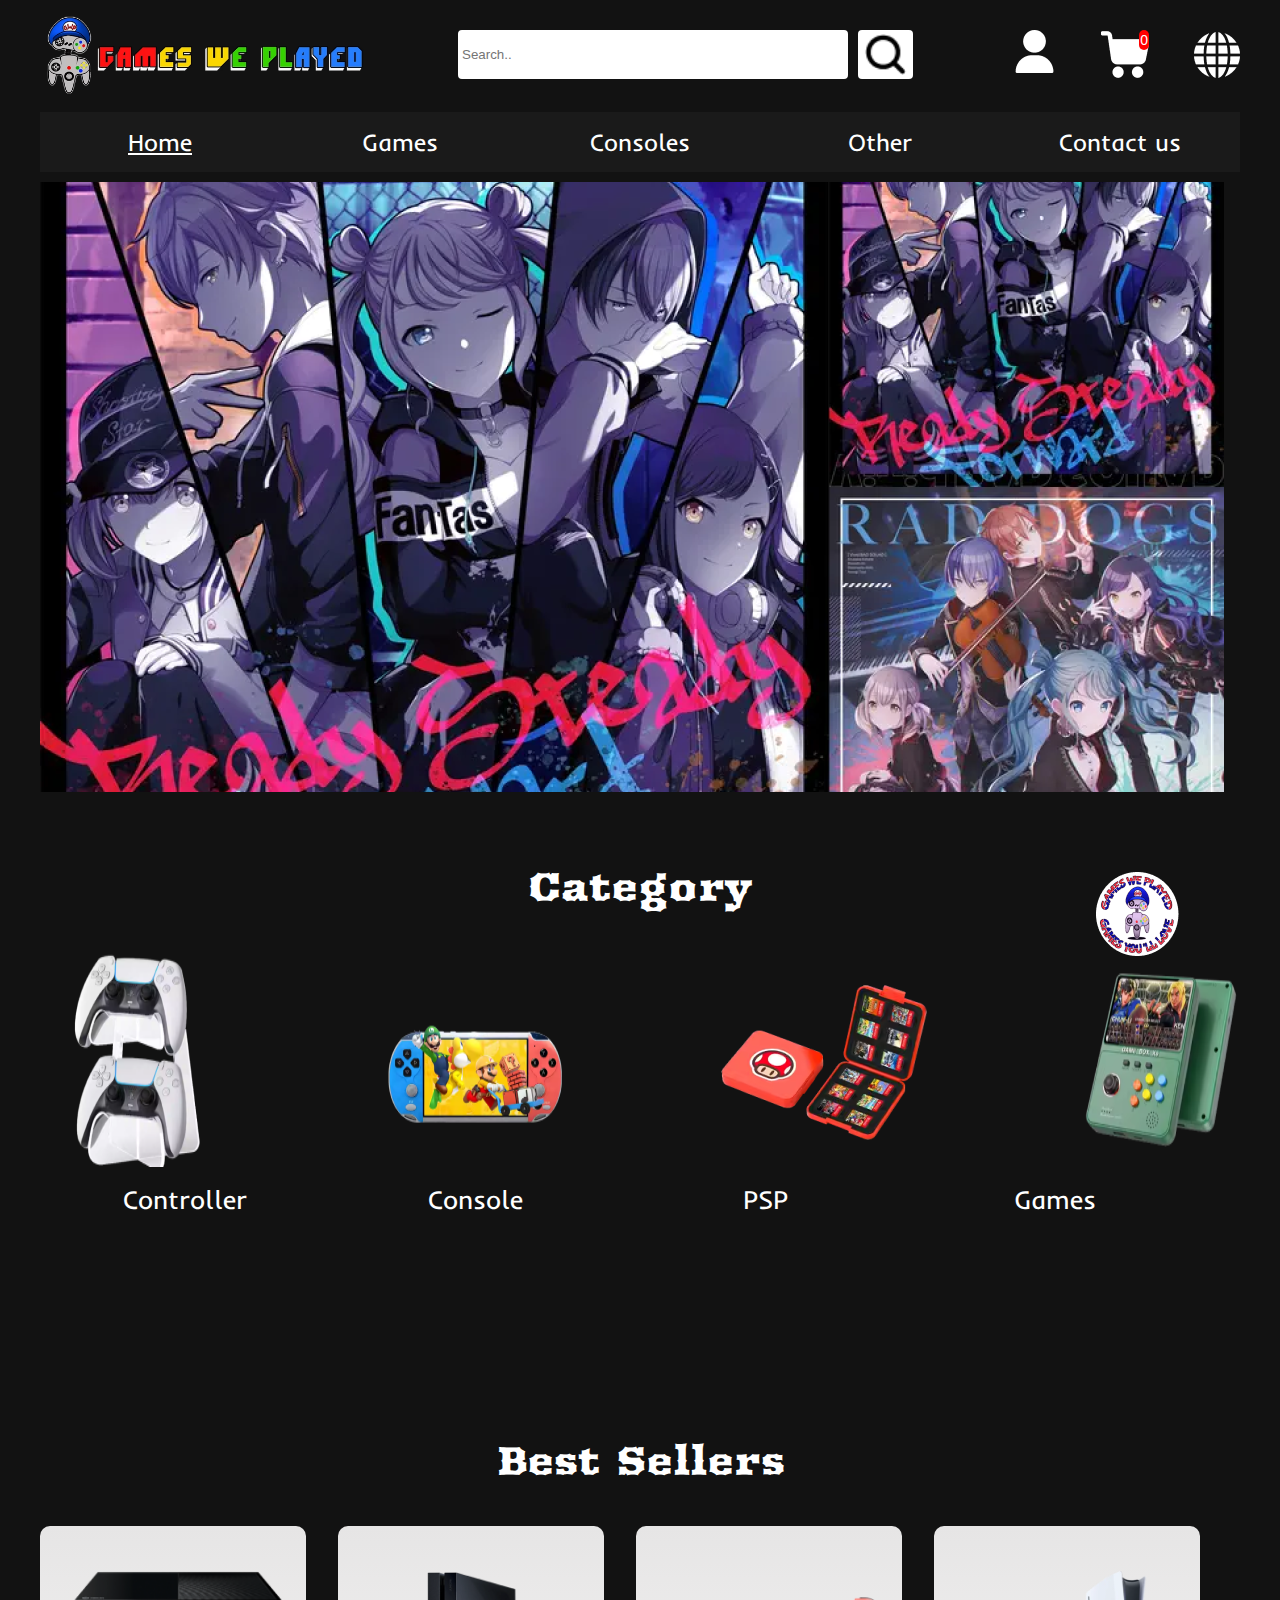
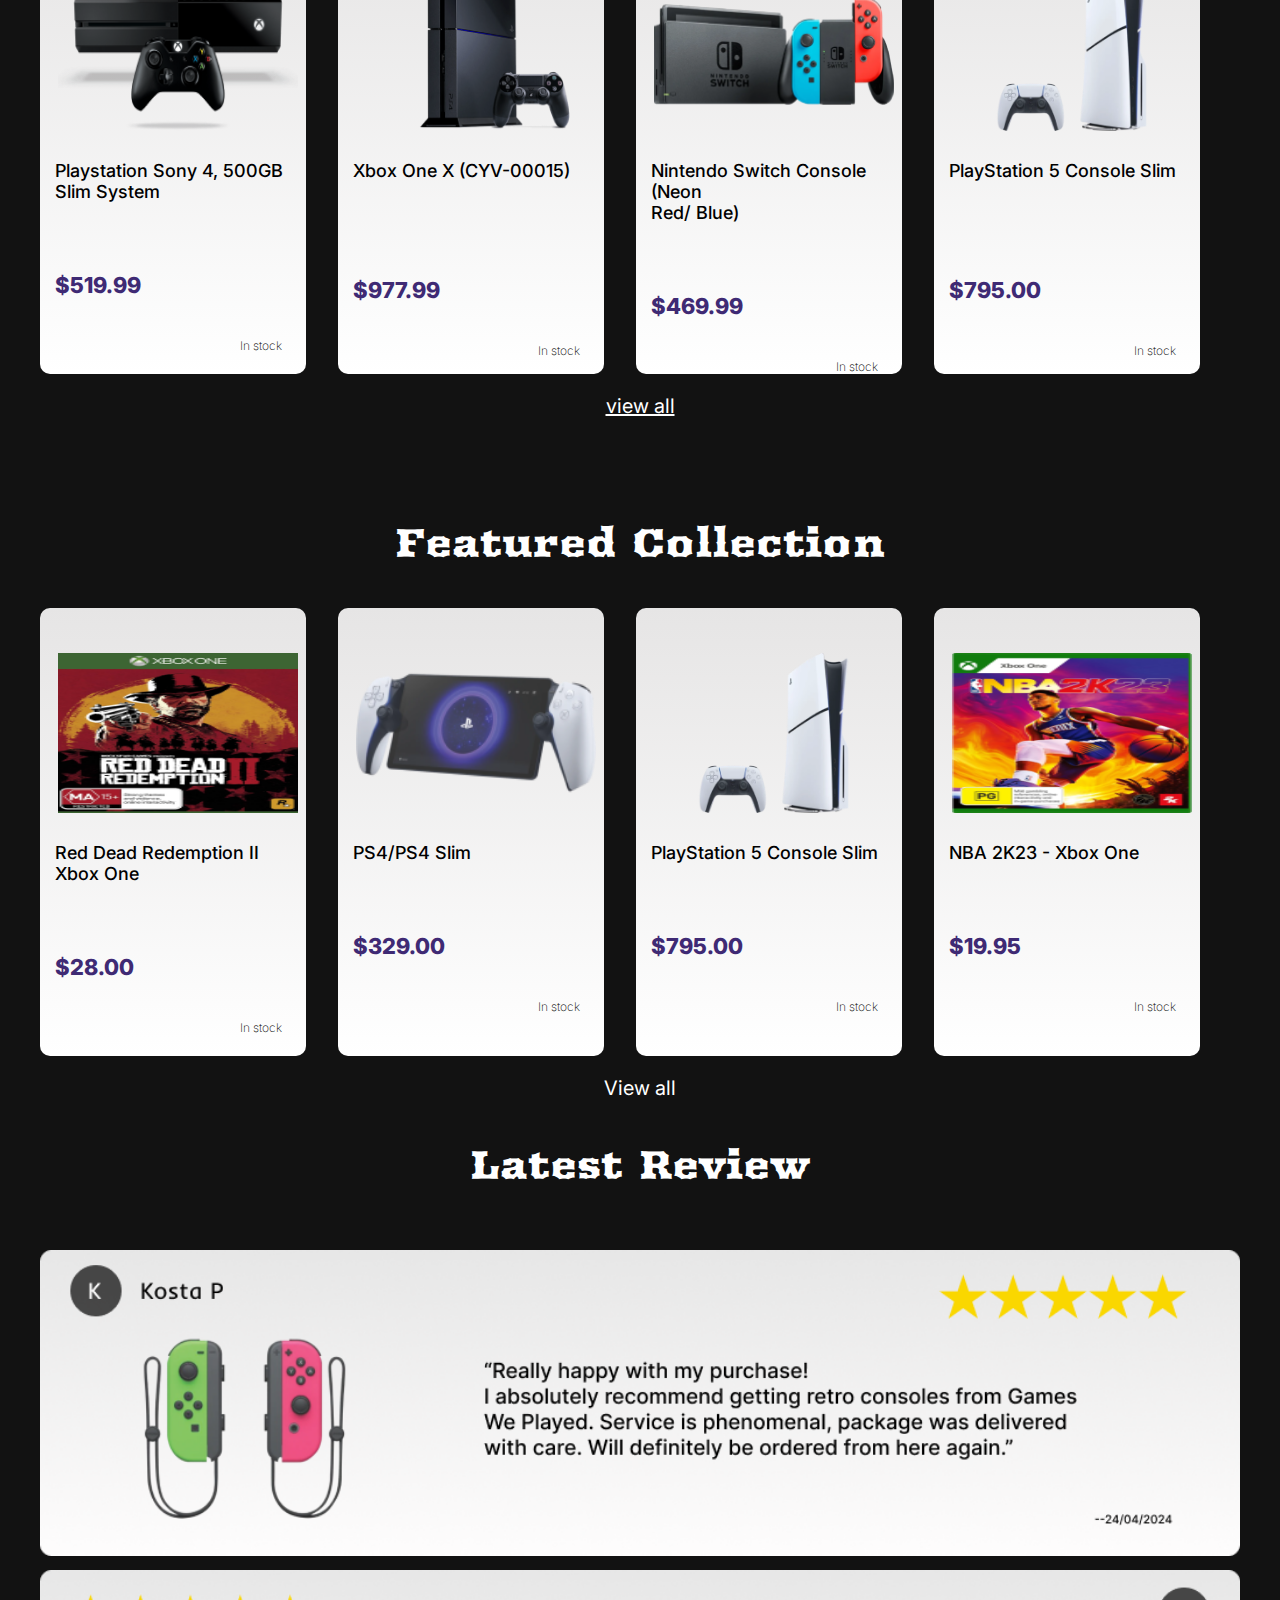
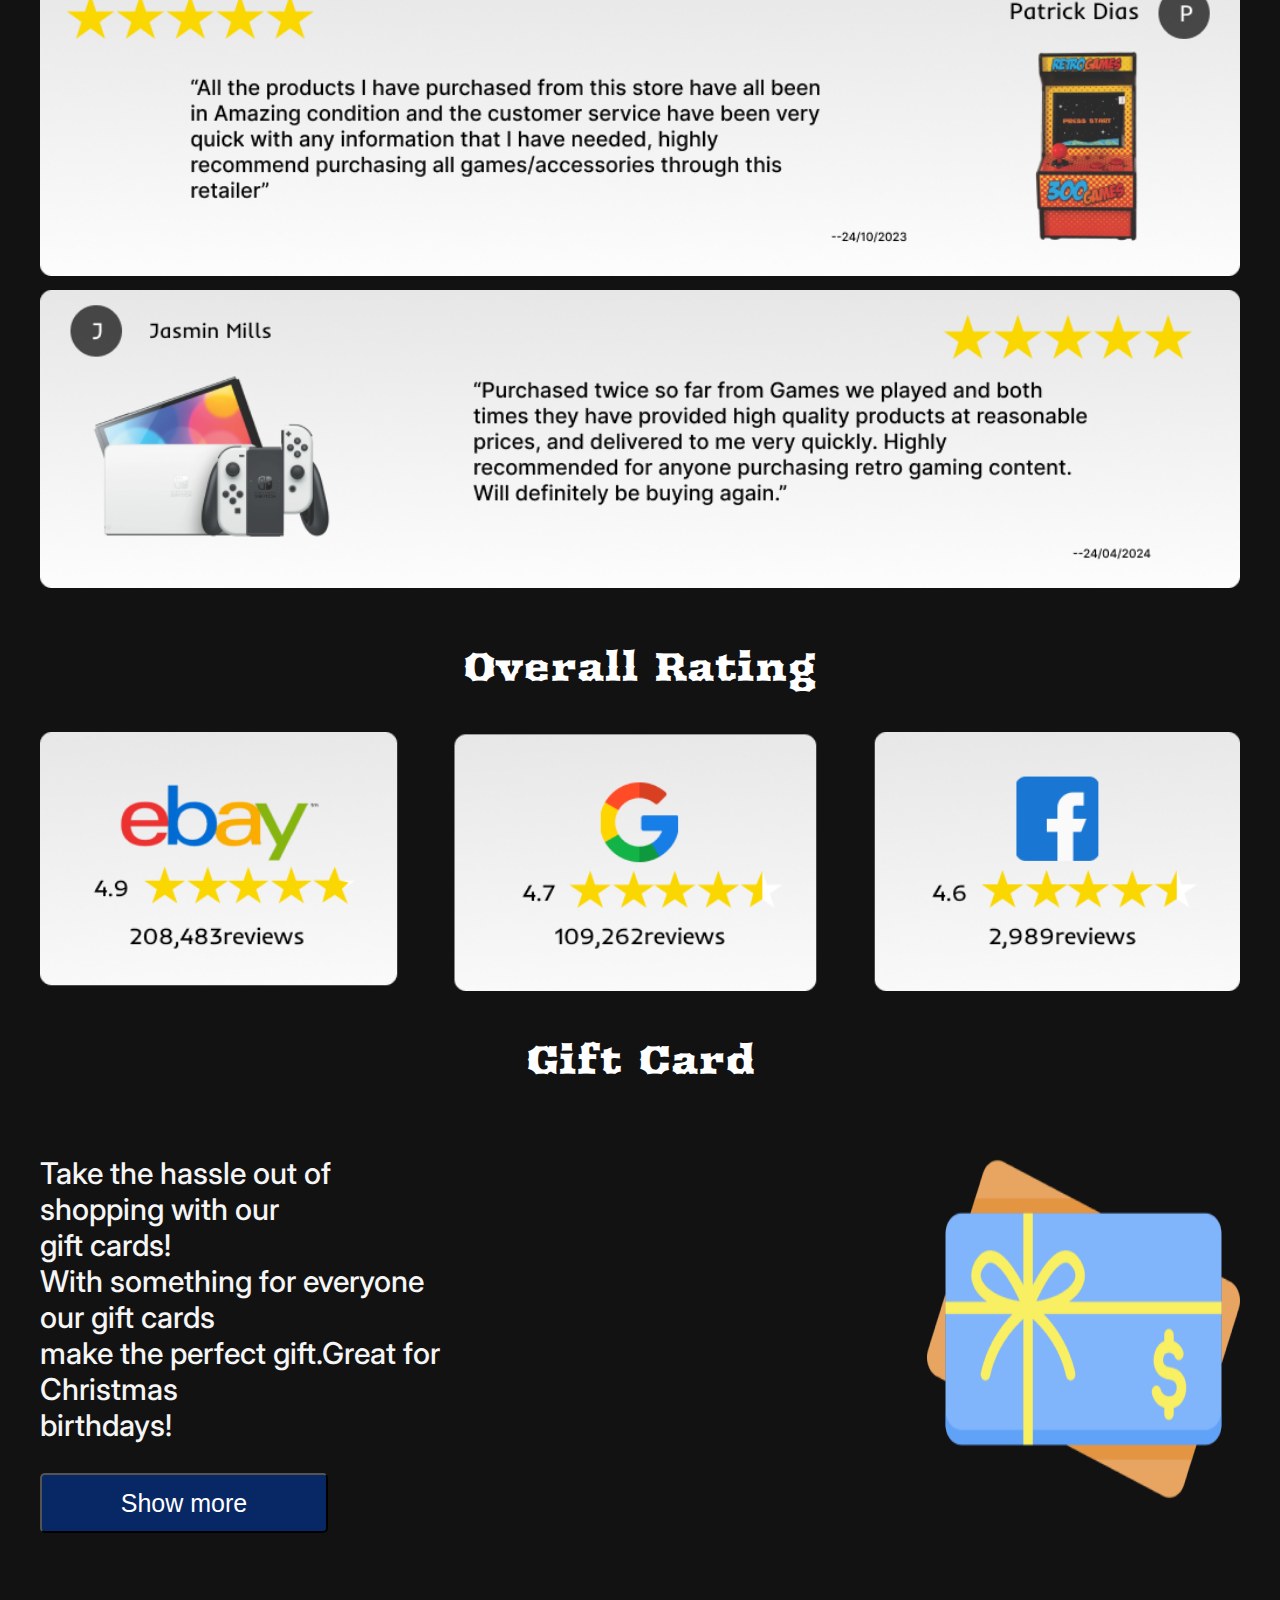
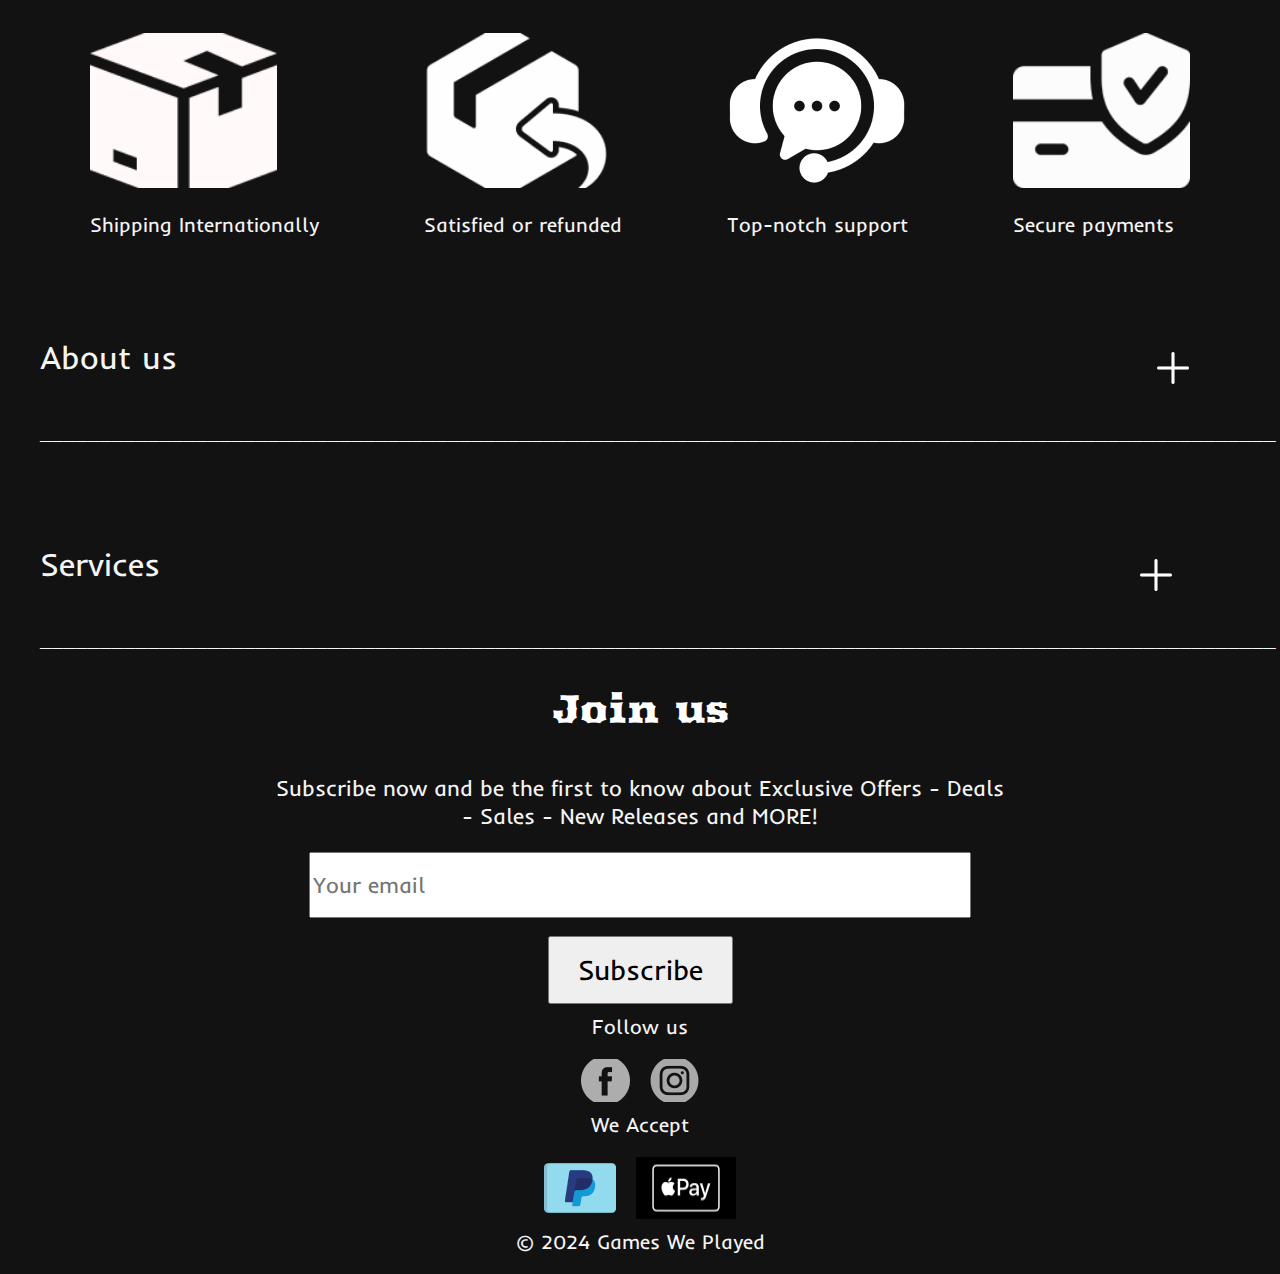
<file: index.html>
<!DOCTYPE html>
<html lang="en">
<head>
    <meta charset="UTF-8">
    <link rel="stylesheet" href="css/style.css">
    <meta name="viewport" content="width=device-width, initial-scale=1.0">
    <title>Simple HTML Page</title>
    <link rel="stylesheet" href="css/mobile-style.css">

</head>
<style>
    @import url('https://fonts.googleapis.com/css2?family=Inder&display=swap');
    @import url('https://fonts.googleapis.com/css2?family=Arbutus&display=swap');
    @import url('https://fonts.googleapis.com/css2?family=Inter:wght@100..900&display=swap');

    @media (max-width: 390px) {

        body {
            height: 2770px;
        }
    }
    @media (max-width: 390px) {
        .popup {
            top:800px;
            left: 600px;
        }
        body {
            height: 1000px;
        }
        
    }
</style>

<body>
<div>
    <div class="searchbar">
        <a href="index.html"><img src="image/shoptitle_300x@2x.avif" alt="logo" class="logo"></a>
        <input type="text" placeholder="Search..">
        <img src="image/image 18.png" alt="search icon" class="search">
        <img src="image/user 2.png" alt="user" class="user">
        <div class="cart-container">
            <div style="position: relative">
                <img src="image/cart (1) 2.png" alt="cart" class="cart">
                <div id="count"
                     style="position: absolute;
                     right: 0;top: 30px;
                     border-radius: 8px;
                     padding: 2px 1px;
                     font-size: 14px;
                     background-color: red;
                       text-align: center;"
                >
                </div>
            </div>
        </div>
        <script>
            const count = document.getElementById("count")
            count.innerText = 0
        </script>
        <img src="image/world 2.png" alt="language" class=language>
    </div>
</div>
<div class="searchbar_mobile" >
    <div style="display: flex;justify-content:space-between;width: 1200px;">
        <a href="index.html">
            <img style="height: 120px;width: 500px" src="image/shoptitle_300x@2x.avif" alt="logo" class="logo"></a>
        <div style="display: flex">
            <img src="image/user 2.png" style="height: 80px;width: 80px" alt="user" class="user">
            <div class="cart-container">
                <div style="position: relative">
                    <img src="image/cart (1) 2.png" style="height: 80px;width: 80px" alt="cart" class="cart">
                    <div id="count1"
                         style="position: absolute;
                 right: 0;top: 30px;
                 border-radius: 8px;
                 padding: 4px 2px;
                 font-size: 18px;
                 background-color: red;
                   text-align: center;"
                    >
                    </div>
                </div>
            </div>
            <img
                    style="height: 80px;width: 80px"
                    src="image/world 2.png" alt="language" class=language>
        </div>
    </div>
        <script>
            const count1 = document.getElementById("count1")
            count1.innerText = 0
        </script>
        <div style="display: flex;">
            <img src="icon/menu.png" height="80" width="80"/>
            <div class="searchbar-mo" style="display: flex">
                <input placeholder="Search..">
                
            </div>
        </div>
    </div>

</div>
<div class="navigationbar">
    <ul>
        <li><a href=index.html>Home</a></li>
        <li>Games</li>
        <li>Consoles</li>
        <li>Other</li>
        <li>Contact us</li>
    </ul>
</div>

<div class="banner">
    <img src="image/image 88.png" alt="banner,img">
</div>
<div class="banner_mobile">
    <img src="image/poster-moblie.png" alt="banner,img">
    <ul>
        <li style="background-color: white"></li>
        <li></li>
    </ul>
</div>


<div class="category">
    <h3>Category</h3>
    <div class="categroy-img">
        <img src="image/image 44.png" alt="controller.img">
        <img src="image/image 42.png" alt="console.img">
        <img src="image/image 41.png" alt="PSP.img">
        <img src="image/image 47.png" alt="Games.img">
    </div>
    <ul>
        <li>Controller</li>
        <li>Console</li>
        <li>PSP</li>
        <li>Games</li>
    </ul>
    <div class="contactlogo">
        <img src="image/Group 135.png" alt="contatc us">
    </div>
</div>

<div class="bestsellers">
    <h3>Best Sellers</h3>
    <div class="items-container">
        <div class="item">
            <img src="image/p1.png" alt="item.png">
            <h6>Playstation Sony 4, 500GB <br>
                Slim System
            </h6>
            <p class="price">$519.99</p>
            <p class="stock">In stock</p>
        </div>

        <div class="item">
            <img src="image/p2.png" alt="item.png">
            <h6>Xbox One X (CYV-00015)</h6>
            <p class="price"><br>$977.99</p>
            <p class="stock">In stock</p>
        </div>

        <div class="item">
            <img src="image/p3.png" alt="item.png">
            <h6>Nintendo Switch Console (Neon <br> Red/ Blue)</h6>
            <p class="price">$469.99</p>
            <p class="stock">In stock</p>
        </div>

        <div class="item">
            <img src="image/product.png" alt="item.png">
            <h6>PlayStation 5 Console Slim</h6>
            <p class="price"><br>$795.00</p>
            <p class="stock">In stock</p>
        </div>
    </div>
    <p class="viewall"><a href=list-of-product-page.html>view all</a></p>
</div>


<div class="FeaturedCollection">
    <h3>Featured Collection</h3>
    <div class="items-container">
        <div class="item">
            <img src="image/collection1.png" alt="collection.png">
            <h6>Red Dead Redemption II <br>Xbox One</h6>
            <p class="price">$28.00</p>
            <p class="stock">In stock</p>
        </div>
        <div class="item">
            <img src="image/collection2.png" alt="collection.png">
            <h6>PS4/PS4 Slim</h6>
            <p class="price">$329.00</p>
            <p class="stock">In stock</p>
        </div>
        <div class="item">
            <img src="image/collection3.png" alt="collection.png">
            <h6>PlayStation 5 Console Slim</h6>
            <p class="price">$795.00</p>
            <p class="stock">In stock</p>
        </div>
        <div class="item">
            <img src="image/collection4.png" alt="collection.png">
            <h6>NBA 2K23 - Xbox One</h6>
            <p class="price">$19.95</p>
            <p class="stock">In stock</p>
        </div>
    </div>
    <p class="viewall">View all</p>
</div>
<div class="LatestReview">
    <h3>Latest Review</h3>
    <div class="comments">
        <img src="image/Group 138.png" alt="comments.png">
        <img src="image/Frame 39.png" alt="comments.png">
        <img src="image/Frame 40.png" alt="comments.png">
    </div>
</div>
<div class="rating">
    <h3>Overall Rating</h3>
    <img src="image/Group 142.png">
</div>
<div class="giftcard">
    <h3>Gift Card</h3>
    <div class="card">
        <div class="horizon">
            <p>Take the hassle out of shopping with our <br>
                gift cards!<br>
                With something for everyone our gift cards<br>
                make the perfect gift.Great for Christmas<br>
                birthdays!
            </p>
            <button class="showmore-button">Show more</button>
        </div>
        <img src="image/image 64.png">
    </div>
</div>
<footer>

    <div class="footer">
        <div class="icons">
            <div>
                <img src="image/box 1.png" alt="Shipping Internationally">
                <p>Shipping Internationally</p>
            </div>
            <div>
                <img src="image/return-box 1.png" alt="Satisfied or refunded">
                <p>Satisfied or refunded</p>
            </div>
            <div>
                <img src="image/customer-service 1.png" alt="Top-notch support">
                <p>Top-notch support</p>
            </div>
            <div>
                <img src="image/credit-card 1.png" alt="Secure payments">
                <p>Secure payments</p>
            </div>
        </div>

        <div class="footer-section">
            <div class="about-us">
                <h3>About us</h3>
                <img class="plus" src="image/plus.png">
            </div>
            <p>
                _______________________________________________________________________________________________________</p>

        </div>
        <div class="footer-section">
            <div class="services">
                <h3>Services</h3>
                <img class="plus" src="image/plus.png">
            </div>
            <p>
                _______________________________________________________________________________________________________</p>

        </div>
        <div class="subscribe">
            <h2>Join us</h2>
            <p>Subscribe now and be the first to know about Exclusive Offers - Deals <br>- Sales - New Releases and
                MORE!</p>
            <input type="email" placeholder="Your email"><br>
            <button>Subscribe</button>
        </div>
        <div class="footer-section">
            <p>Follow us</p>
            <div class="social">
                <img src="image/facebook 2.png" alt="Facebook">
                <img src="image/instagram 1.png" alt="Instagram">
            </div>
        </div>
        <div class="footer-section">
            <p>We Accept</p>
            <div class="payment">
                <img src="image/PEYOAL.png" alt="PayPal">
                <img src="image/APPLE PAY.png" alt="Apple Pay">
            </div>
            <p>&copy; 2024 Games We Played</p>
        </div>
    </div>
    </div>
</footer>
</body>
</html>
</file>
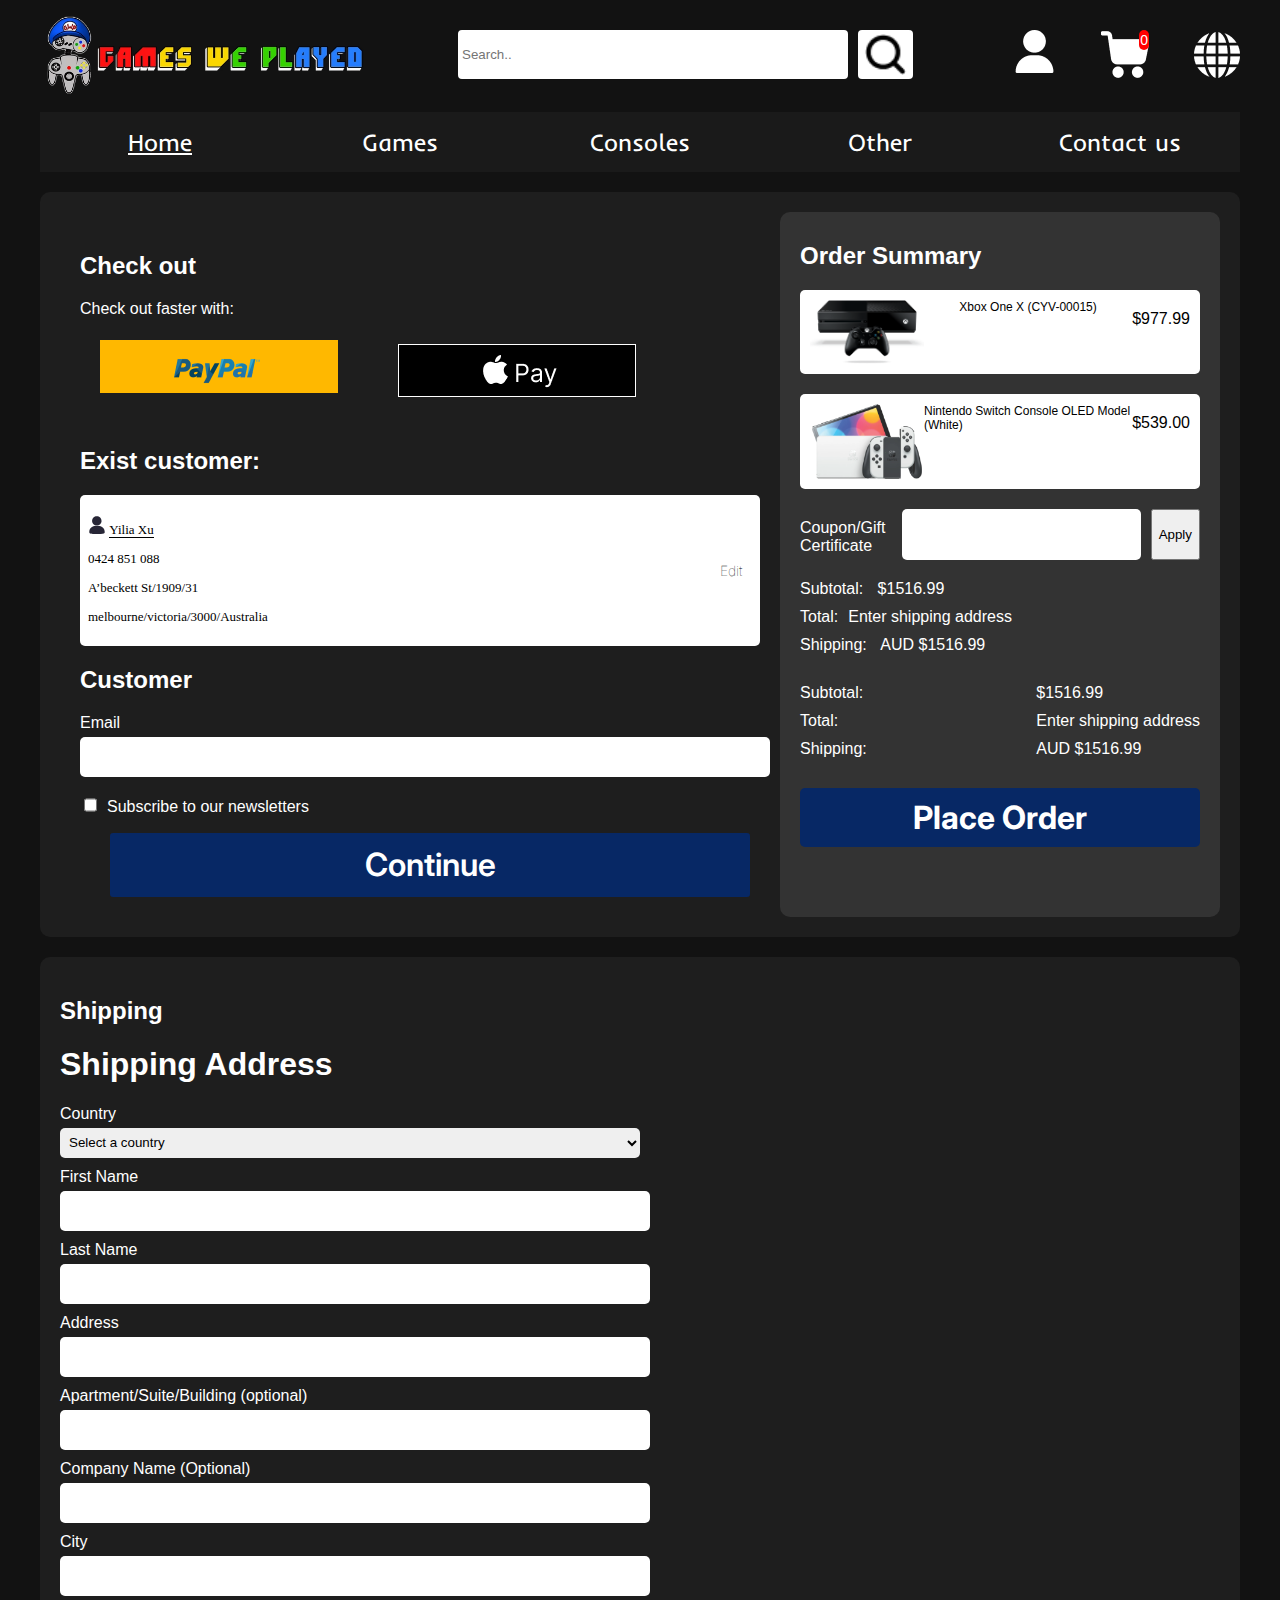
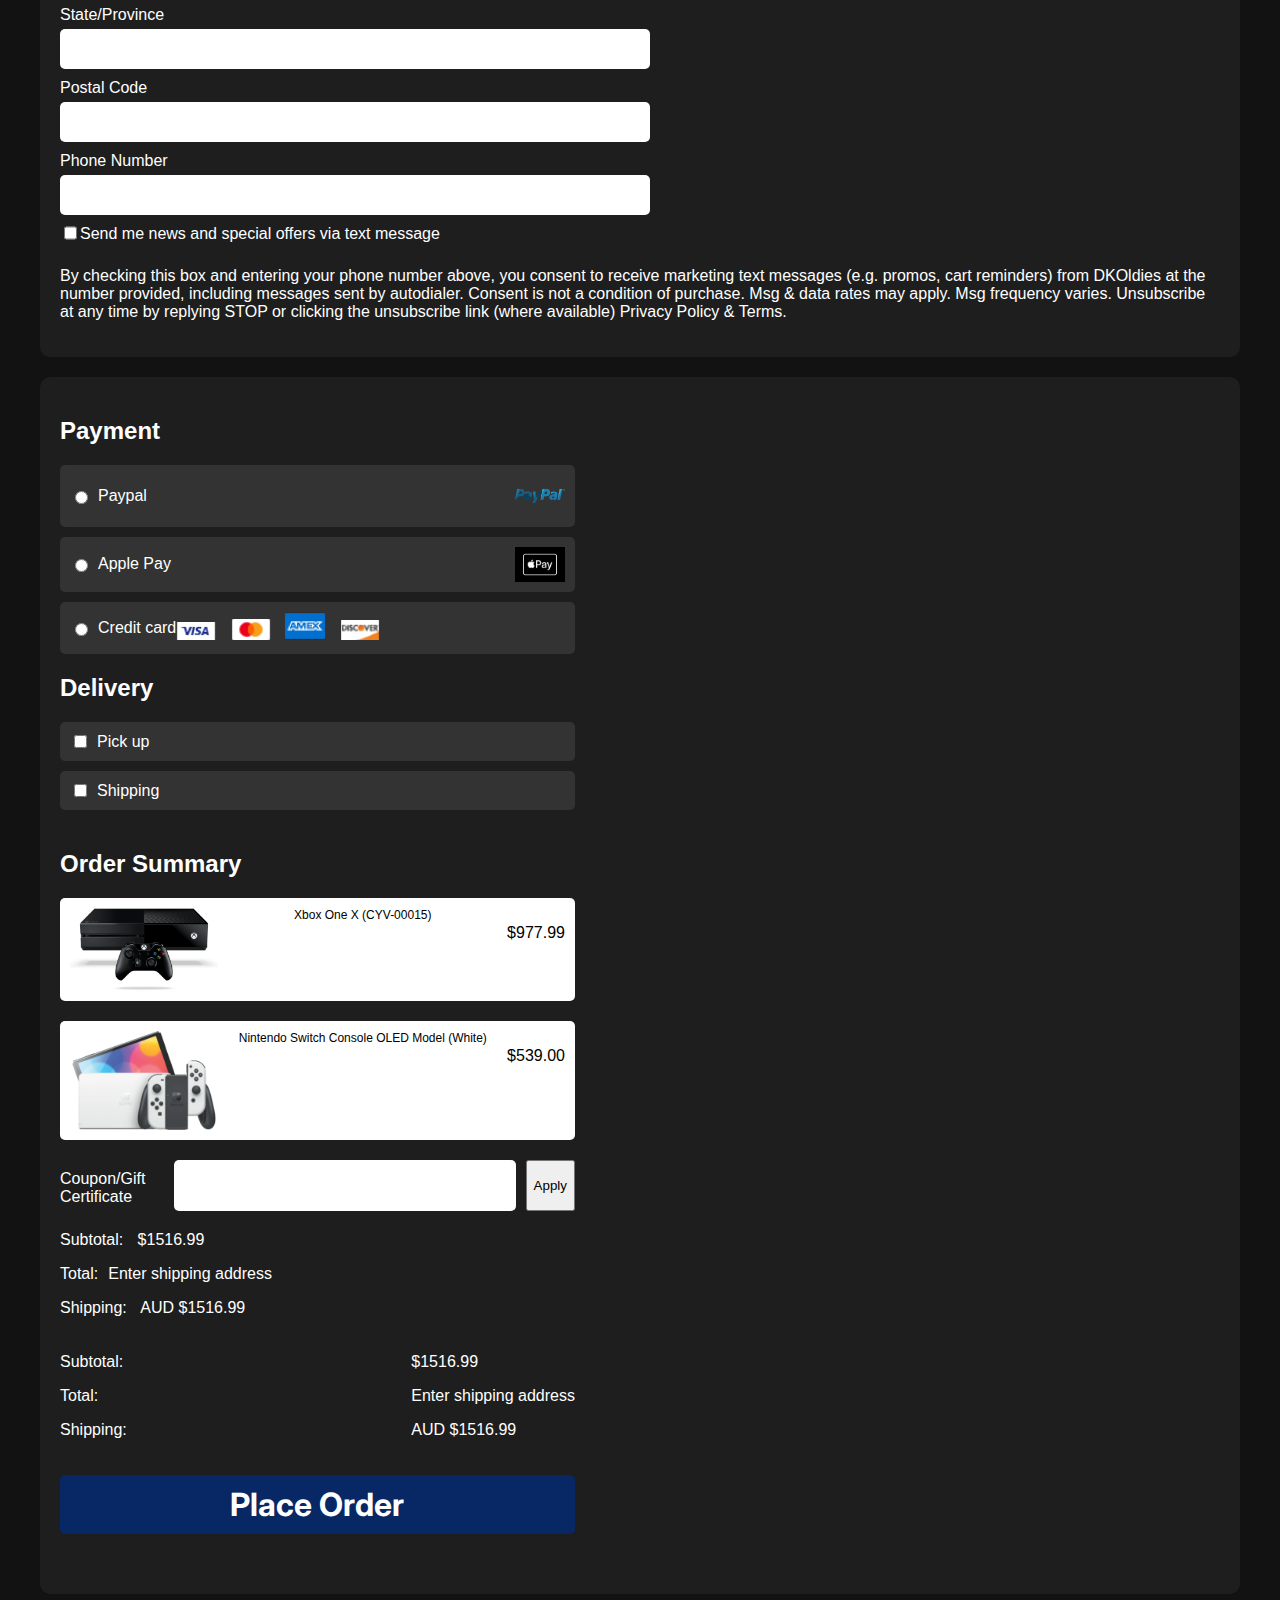
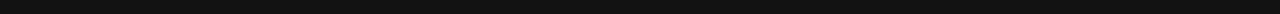
<file: cart1.html>
<!DOCTYPE html>
<html lang="en">
<head>
    <meta charset="UTF-8">
    <link rel="stylesheet" href="css/style.css">
    <meta name="viewport" content="width=device-width, initial-scale=1.0">
    <title>Simple HTML Page</title>
    <link rel="stylesheet" href="css/mobile-style.css">

</head>
<style>
    @import url('https://fonts.googleapis.com/css2?family=Inder&display=swap');
    @import url('https://fonts.googleapis.com/css2?family=Arbutus&display=swap');
    @import url('https://fonts.googleapis.com/css2?family=Inter:wght@100..900&display=swap');

    @media (max-width: 410px) {
        body {
            height: 1350px;
        }
        @media (max-width: 410px) {
            .popup {
                top: 800px;
                left: 600px;
            }
        }
    }
</style>
</style>
<body>
<div>
    <div class="searchbar">
        <a href="index.html"><img src="image/shoptitle_300x@2x.avif" alt="logo" class="logo"></a>
        <input type="text" placeholder="Search..">
        <img src="image/image 18.png" alt="search icon" class="search">
        <img src="image/user 2.png" alt="user" class="user">
        <div class="cart-container">
            <div style="position: relative">
                <img src="image/cart (1) 2.png" alt="cart" class="cart">
                <div id="count"
                     style="position: absolute;
                     right: 0;top: 30px;
                     border-radius: 8px;
                     padding: 2px 1px;
                     font-size: 14px;
                     background-color: red;
                       text-align: center;"
                >
                </div>
            </div>
        </div>
        <script>
            const count = document.getElementById("count")
            count.innerText = 0
        </script>
        <img src="image/world 2.png" alt="language" class=language>
    </div>
</div>
<div>
    <div class="searchbar_mobile">
        <div style="display: flex;justify-content:space-between;width: 1200px;">
            <a href="index.html">
                <img style="height: 120px;width: 500px" src="image/shoptitle_300x@2x.avif" alt="logo" class="logo"></a>
            <div style="display: flex">
                <img src="image/user 2.png" style="height: 80px;width: 80px" alt="user" class="user">
                <div class="cart-container">
                    <div style="position: relative">
                        <img src="image/cart (1) 2.png" style="height: 80px;width: 80px" alt="cart" class="cart">
                        <div id="count1"
                             style="position: absolute;
                     right: 0;top: 30px;
                     border-radius: 8px;
                     padding: 4px 2px;
                     font-size: 18px;
                     background-color: red;
                       text-align: center;"
                        >
                        </div>
                    </div>
                </div>
                <img
                        style="height: 80px;width: 80px"
                        src="image/world 2.png" alt="language" class=language>
            </div>
        </div>

        <script>
            const count1 = document.getElementById("count1")
            count1.innerText = 0
        </script>
        <div style="display: flex;width: 1200px;justify-content: space-between">
            <div style="display: flex;">
                <img src="icon/menu.png" height="80" width="80"/>
                <div class="searchbar-mo" style="display: flex">
                    <input placeholder="Search..">
                </div>
        </div>
    </div>

</div>

<div class="navigationbar">
    <ul>
        <li><a href=index.html>Home</a></li>
        <li>Games</li>
        <li>Consoles</li>
        <li>Other</li>
        <li>Contact us</li>
    </ul>
</div>

<main>
    <section class="checkout">
        <h2>Check out</h2>
        <p style="margin-bottom: 0">Check out faster with:</p>
        <div class="checkout-options">
            <button class="paypal" style="background-color: unset">
                <img src="image/paypal-yellow-logo.png" alt="Paypal">
            </button>
            <button class="apple-pay" style="background-color: unset">
                <img src="image/apple-pay-black.png" alt="Apple Pay">
            </button>
        </div>
        <h2>Exist customer:</h2>
        <div class="existing-customer">
            <div class="customer-info">
                <p>
                    <svg t="1717073059081" class="icon" viewBox="0 0 1024 1024" version="1.1"
                         xmlns="http://www.w3.org/2000/svg" p-id="19246" width="18" height="18">
                        <path d="M501.937582 545.097053c147.891962 0 268.231366-118.534055 268.223274-264.288929 0-145.746783-120.330301-264.28994-268.222263-264.28994-147.890951 0-268.221252 118.584625-268.221252 264.28994C233.71633 426.520519 354.046631 545.097053 501.937582 545.097053zM612.471463 570.546911 411.497184 570.546911c-186.760063 0-338.664249 149.569875-338.664249 333.472733l0 19.794109c0 96.139636 149.47278 96.139636 338.664249 96.139636l200.974278 0c181.747565 0 338.694591 0 338.694591-96.139636l0-19.794109C951.164031 720.158252 799.235571 570.546911 612.471463 570.546911z"
                              fill="#272636" p-id="19247"></path>
                    </svg>
                    <strong style="border-bottom: 1px solid #000">Yilia Xu</strong></p>
                <p>0424 851 088</p>
                <p>A’beckett St/1909/31</p>
                <p>melbourne/victoria/3000/Australia</p>
            </div>
            <button class="edit">Edit</button>
        </div>
        <h2>Customer</h2>
        <form>
            <label for="email">Email</label>
            <input class="input_email" type="email" id="email" name="email">
            <div class="newsletter">
                <input type="checkbox" id="newsletter" name="newsletter">
                <label for="newsletter">Subscribe to our newsletters</label>
            </div>
            <button class="input_email_submit" type="submit">Continue</button>
        </form>
    </section>
    <aside class="order-summary">
        <h2>Order Summary</h2>
        <div class="order-item">
            <img src="image/p1.png" style="width: 30%" alt="item.png"><span style="font-size: 12px">Xbox One X (CYV-00015)</span>
            <p>$977.99</p>
        </div>
        <div class="order-item">
            <img src="image/2.1.png" style="width: 30%" alt="item.png"><span style="font-size: 12px">Nintendo Switch Console OLED Model (White)</span>
            <p>$539.00</p>
        </div>
        <div class="coupon">
            <label for="coupon">Coupon/Gift Certificate</label>
            <input type="text" id="coupon" name="coupon">
            <button>Apply</button>
        </div>
        <div class="totals">
            <p><span style="margin-right: 10px">Subtotal:</span>
                $1516.99</p>
            <p><span style="margin-right: 10px">Total:</span>Enter shipping address</p>
            <p><span style="margin-right: 10px">Shipping:</span> AUD $1516.99</p>
        </div>
        <div class="totals-mobile">
            <span style="float: left"><p>Subtotal:</p><p>Total:</p><p>Shipping:</p></span>
            <span style="float: right"><p>$1516.99</p><p>Enter shipping address</p> <p>AUD $1516.99</p></span>
        </div>
        <a href="./confirm.html">
            <button class="place-order" style="width: 100%;display: inline-block">Place Order</button>
        </a>
    </aside>
</main>

<script>
    if ('WebSocket' in window) {
        (function () {
            function refreshCSS() {
                var sheets = [].slice.call(document.getElementsByTagName("link"));
                var head = document.getElementsByTagName("head")[0];
                for (var i = 0; i < sheets.length; ++i) {
                    var elem = sheets[i];
                    var parent = elem.parentElement || head;
                    parent.removeChild(elem);
                    var rel = elem.rel;
                    if (elem.href && typeof rel != "string" || rel.length == 0 || rel.toLowerCase() == "stylesheet") {
                        var url = elem.href.replace(/(&|\?)_cacheOverride=\d+/, '');
                        elem.href = url + (url.indexOf('?') >= 0 ? '&' : '?') + '_cacheOverride=' + (new Date().valueOf());
                    }
                    parent.appendChild(elem);
                }
            }

            var protocol = window.location.protocol === 'http:' ? 'ws://' : 'wss://';
            var address = protocol + window.location.host + window.location.pathname + '/ws';
            var socket = new WebSocket(address);
            socket.onmessage = function (msg) {
                if (msg.data == 'reload') window.location.reload();
                else if (msg.data == 'refreshcss') refreshCSS();
            };
            if (sessionStorage && !sessionStorage.getItem('IsThisFirstTime_Log_From_LiveServer')) {
                console.log('Live reload enabled.');
                sessionStorage.setItem('IsThisFirstTime_Log_From_LiveServer', true);
            }
        })();
    } else {
        console.error('Upgrade your browser. This Browser is NOT supported WebSocket for Live-Reloading.');
    }
    // ]]>
</script>

<main>
    <section class="form-section">
        <div class="shipping-section">
            <h2>Shipping</h2>
            <h1>Shipping Address</h1>
            <form>
                <label for="country">Country</label>
                <select id="country" name="country" required>
                    <option value="">Select a country</option>
                </select>

                <label for="first-name">First Name</label>
                <input type="text" id="first-name" name="first-name" required pattern="[A-Za-z\s]+"
                       title="Please enter only letters and spaces.">

                <label for="last-name">Last Name</label>
                <input type="text" id="last-name" name="last-name" required pattern="[A-Za-z\s]+"
                       title="Please enter only letters and spaces.">

                <label for="address">Address</label>
                <input type="text" id="address" name="address" required pattern="[A-Za-z0-9\s.,#'/-]+"
                       title="Please enter only letters, numbers, and punctuation.">

                <label for="apartment">Apartment/Suite/Building (optional)</label>
                <input type="text" id="apartment" name="apartment" pattern="[A-Za-z0-9\s.,#'/-]+"
                       title="Please enter only letters, numbers, and punctuation.">

                <label for="company">Company Name (Optional)</label>
                <input type="text" id="company" name="company" pattern="[A-Za-z\s.,#'/-]+"
                       title="Please enter only letters and punctuation.">

                <label for="city">City</label>
                <input type="text" id="city" name="city" required pattern="[A-Za-z\s.,#'/-]+"
                       title="Please enter only letters and punctuation.">

                <label for="state">State/Province</label>
                <input type="text" id="state" name="state" required pattern="[A-Za-z\s.,#'/-]+"
                       title="Please enter only letters and punctuation.">


                <label for="postal-code">Postal Code</label>
                <input type="text" id="postal-code" name="postal-code" required pattern="[0-9]+"
                       title="Please enter only numbers.">

                <label for="phone-number">Phone Number</label>
                <input type="text" id="phone-number" name="phone-number" required pattern="[0-9]+"
                       title="Please enter only numbers.">

                <div class="text-message">
                    <input type="checkbox" id="text-message" name="text-message">
                    <label for="text-message">Send me news and special offers via text message</label>
                </div>

                <p class="consent-message">
                    By checking this box and entering your phone number above, you consent to receive marketing text
                    messages (e.g. promos, cart reminders) from DKOldies at the number provided, including messages sent
                    by autodialer. Consent is not a condition of purchase. Msg & data rates may apply. Msg frequency
                    varies. Unsubscribe at any time by replying STOP or clicking the unsubscribe link (where
                    available) Privacy Policy & Terms.
                </p>
            </form>
        </div>
    </section>
</main>

<main>
    <section class="payment-section">
        <h2>Payment</h2>
        <div class="payment-options">
            <label>
                <input type="radio" name="payment-method" value="paypal">
                <span>Paypal</span>
                <img src="image/paypal-logo.png" alt="PayPal">
            </label>
            <label>
                <input type="radio" name="payment-method" value="apple-pay">
                <span>Apple Pay</span>
                <img src="image/apple-pay-logo.png" alt="Apple Pay">
            </label>
            <label>
                <input type="radio" name="payment-method" value="credit-card">
                <span>Credit card</span>
                <div class="credit-card-logos">
                    <img src="image/visa-logo.png" alt="Visa">
                    <img src="image/mastercard-logo.png" alt="MasterCard">
                    <img src="image/amex-logo.png" alt="Amex">
                    <img src="image/discover-logo.png" alt="Discover">
                </div>
            </label>
            <div class="credit-card-fields">
                <input type="text" placeholder="Card Number">
                <input type="text" placeholder="Cardholder Name">
                <input type="text" placeholder="Expiration Date">
                <input type="text" placeholder="CVV">
            </div>
        </div>
        <section class="delivery-section">
            <h2>Delivery</h2>
            <div class="delivery-options">
                <label>
                    <input type="checkbox" name="delivery-method" value="pick-up">
                    <span>Pick up</span>
                </label>
                <label>
                    <input type="checkbox" name="delivery-method" value="shipping">
                    <span>Shipping</span>
                </label>
            </div>
        </section>
        <aside class="order-summary-mobile">
            <h2>Order Summary</h2>
            <div class="order-item">
                <img src="image/p1.png" style="width: 30%" alt="item.png"><span style="font-size: 12px">Xbox One X (CYV-00015)</span>
                <p>$977.99</p>
            </div>
            <div class="order-item">
                <img src="image/2.1.png" style="width: 30%" alt="item.png"><span style="font-size: 12px">Nintendo Switch Console OLED Model (White)</span>
                <p>$539.00</p>
            </div>
            <div class="coupon">
                <label for="coupon">Coupon/Gift Certificate</label>
                <input type="text" id="coupon" name="coupon">
                <button>Apply</button>
            </div>
            <div class="totals">
                <p><span style="margin-right: 10px">Subtotal:</span>
                    $1516.99</p>
                <p><span style="margin-right: 10px">Total:</span>Enter shipping address</p>
                <p><span style="margin-right: 10px">Shipping:</span> AUD $1516.99</p>
            </div>
            <div class="totals-mobile">
                <span style="float: left"><p>Subtotal:</p><p>Total:</p><p>Shipping:</p></span>
                <span style="float: right"><p>$1516.99</p><p>Enter shipping address</p> <p>AUD $1516.99</p></span>
            </div>
            <a href="./confirm.html">
                <button class="place-order" style="width: 100%;display: inline-block">Place Order</button>
            </a>
        </aside>
</main>
</body>
</html>
</file>
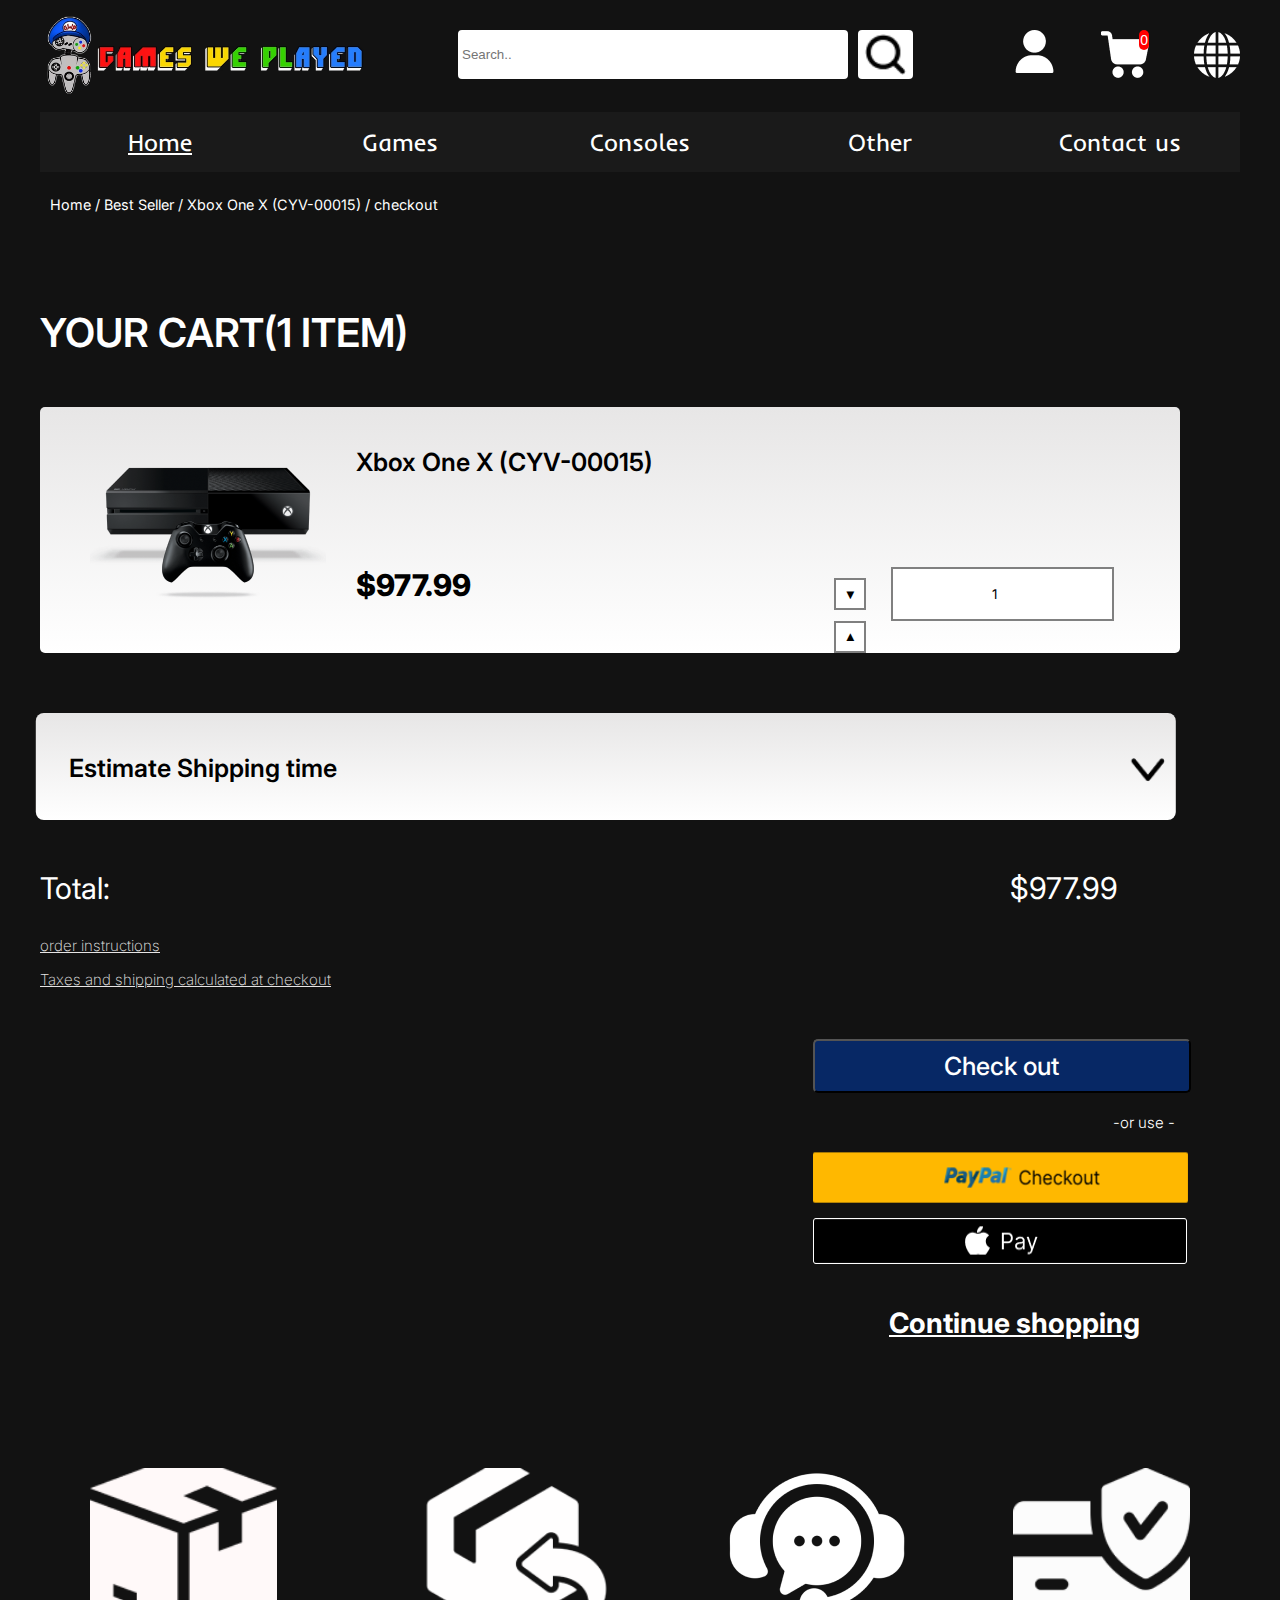
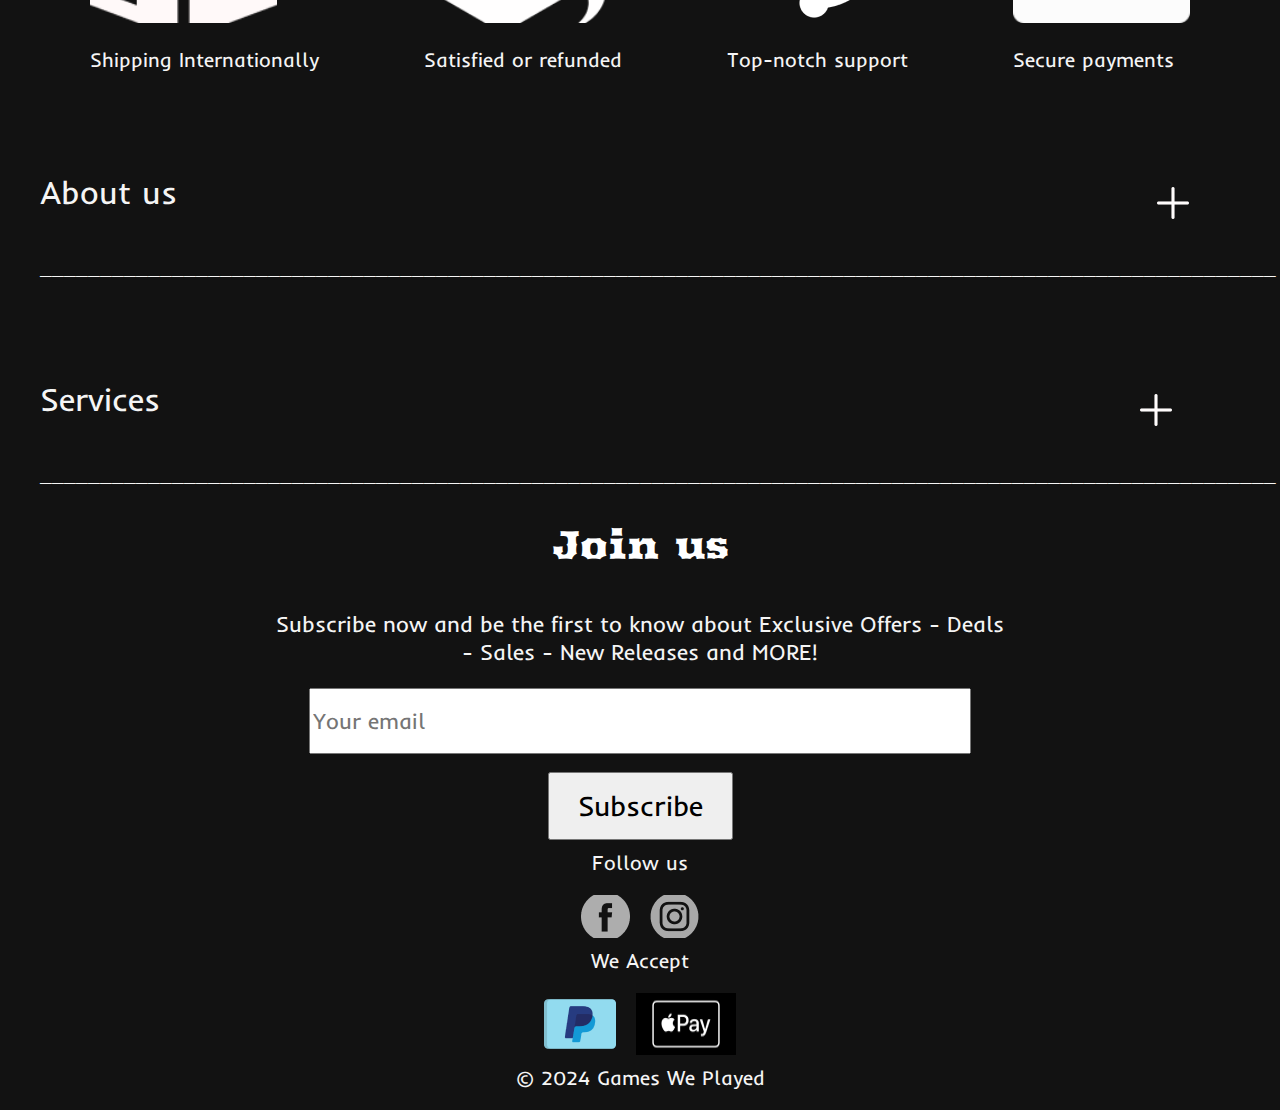
<file: checkout1.html>
<!DOCTYPE html>
<html lang="en">
<head>
    <meta charset="UTF-8">
    <link rel="stylesheet" href="css/style.css">
    <meta name="viewport" content="width=device-width, initial-scale=1.0">
    <title>Simple HTML Page</title>
    <link rel="stylesheet" href="css/mobile-style.css">
</head>
<style>
    @import url('https://fonts.googleapis.com/css2?family=Inder&display=swap');
    @import url('https://fonts.googleapis.com/css2?family=Arbutus&display=swap');
    @import url('https://fonts.googleapis.com/css2?family=Inter:wght@100..900&display=swap');
    @media (max-width: 410px) {
        .popup {
            top:800px;
            left: 600px;
        }
        body {
            height: 950px;
        }
    }
</style>
<body>
<div>
    <div class="searchbar">
        <a href="index.html"><img src="image/shoptitle_300x@2x.avif" alt="logo" class="logo"></a>
        <input type="text" placeholder="Search..">
        <img src="image/image 18.png" alt="search icon" class="search">
        <img src="image/user 2.png" alt="user" class="user">
        <div class="cart-container">
            <div style="position: relative">
                <img src="image/cart (1) 2.png" alt="cart" class="cart">
                <div id="count"
                     style="position: absolute;
                     right: 0;top: 30px;
                     border-radius: 8px;
                     padding: 2px 1px;
                     font-size: 14px;
                     background-color: red;
                       text-align: center;"
                >
                </div>
            </div>
        </div>
        <script>
            const count = document.getElementById("count")
            count.innerText = 0
        </script>
        <img src="image/world 2.png" alt="language" class=language>
    </div>
</div>
<div>
    <div class="searchbar_mobile" >
        <div style="display: flex;justify-content:space-between;width: 1200px;">
            <a href="index.html">
                <img style="height: 120px;width: 500px" src="image/shoptitle_300x@2x.avif" alt="logo" class="logo"></a>
            <div style="display: flex">
                <img src="image/user 2.png" style="height: 80px;width: 80px" alt="user" class="user">
                <div class="cart-container">
                    <div style="position: relative">
                        <img src="image/cart (1) 2.png" style="height: 80px;width: 80px" alt="cart" class="cart">
                        <div id="count1"
                             style="position: absolute;
                     right: 0;top: 30px;
                     border-radius: 8px;
                     padding: 4px 2px;
                     font-size: 18px;
                     background-color: red;
                       text-align: center;"
                        >
                        </div>
                    </div>
                </div>
                <img
                        style="height: 80px;width: 80px"
                        src="image/world 2.png" alt="language" class=language>
            </div>
        </div>

        <script>
            const count1 = document.getElementById("count1")
            count1.innerText = 0
        </script>
        <div style="display: flex;width: 1200px;justify-content: space-between">
            <div style="display: flex;">
                <img src="icon/menu.png" height="80" width="80"/>
                <div class="searchbar-mo" style="display: flex">
                    <input placeholder="Search..">
                    
                </div>
        </div>
    </div>

</div>

<div class="navigationbar">
    <ul>
        <li><a href=index.html>Home</a></li>
        <li>Games</li>
        <li>Consoles</li>
        <li>Other</li>
        <li>Contact us</li>
    </ul>
</div>

<div class="title">
    <p>Home / Best Seller / Xbox One X (CYV-00015) / checkout</p>
</div>

<div class="checkout">
    <h3>YOUR CART(1 ITEM)</h3>
    <div class="checkout-detail">
        <img src="image/checkout1.png">
        <div class="horizon">
            <h4>Xbox One X (CYV-00015)</h4>
            <p class="price">$977.99</p>
        </div>
        <div class="number-button">
            <button id="decrease" class="quantity-button decrease">▼</button>
            <input type="number" id="quantity" name="quantity" value="1" min="1">
            <button id="increase" class="quantity-button increase">▲</button>
        </div>

        <script>
            document.addEventListener('DOMContentLoaded', (event) => {
                const decreaseButton = document.getElementById('decrease');
                const increaseButton = document.getElementById('increase');
                const quantityInput = document.getElementById('quantity');
                const totalPrice=document.querySelector('.total-price>p')
                decreaseButton.addEventListener('click', () => {
                    let currentValue = parseInt(quantityInput.value);
                    if (currentValue > 1) {
                        quantityInput.value = currentValue - 1;
                        totalPrice.innerHTML='$'+ ((currentValue -1)*977.99).toFixed(2)
                    }

                });

                increaseButton.addEventListener('click', () => {
                    let currentValue = parseInt(quantityInput.value);
                    quantityInput.value = currentValue + 1;
                    totalPrice.innerHTML='$'+ ((currentValue + 1)*977.99).toFixed(2)
                });
            });

        </script>
    </div>
</div>
<div class="estimate-time">
    <h3>Estimate Shipping time</h3>
    <img src="image/hidden button.png">
</div>
<div class="total">
    <div class="total-price">
        <h3>Total:</h3>
        <p>$977.99</p>
    </div>
    <p class="instructions">order instructions</p>
    <p class="instructions">Taxes and shipping calculated at checkout</p>
</div>
<div class="button">
    <div><button class="Checkout">Check out</button>
        <br>
        <p>-or use -</p>
        <button type="button" class="paypal-button">
            <img src="image/paypal.png" width="200">
        </button>
        <br>
        <button type="button" class="apple-pay">
            <img src="image/appleepau.png" width="200">
        </button></div>
</div>
<div class="continue-shopping">
    <h3><a href=index.html>Continue shopping</a></h3>
</div>
<footer>

    <div class="footer">
        <div class="icons">
            <div>
                <img src="image/box 1.png" alt="Shipping Internationally">
                <p>Shipping Internationally</p>
            </div>
            <div>
                <img src="image/return-box 1.png" alt="Satisfied or refunded">
                <p>Satisfied or refunded</p>
            </div>
            <div>
                <img src="image/customer-service 1.png" alt="Top-notch support">
                <p>Top-notch support</p>
            </div>
            <div>
                <img src="image/credit-card 1.png" alt="Secure payments">
                <p>Secure payments</p>
            </div>
        </div>

        <div class="footer-section">
            <div class="about-us">
                <h3>About us</h3>
                <img class="plus" src="image/plus.png">
            </div>
            <p>
                _______________________________________________________________________________________________________</p>

        </div>
        <div class="footer-section">
            <div class="services">
                <h3>Services</h3>
                <img class="plus" src="image/plus.png">
            </div>
            <p>
                _______________________________________________________________________________________________________</p>

        </div>
        <div class="subscribe">
            <h2>Join us</h2>
            <p>Subscribe now and be the first to know about Exclusive Offers - Deals <br>- Sales - New Releases and
                MORE!</p>
            <input type="email" placeholder="Your email"><br>
            <button>Subscribe</button>
        </div>
        <div class="footer-section">
            <p>Follow us</p>
            <div class="social">
                <img src="image/facebook 2.png" alt="Facebook">
                <img src="image/instagram 1.png" alt="Instagram">
            </div>
        </div>
        <div class="footer-section">
            <p>We Accept</p>
            <div class="payment">
                <img src="image/PEYOAL.png" alt="PayPal">
                <img src="image/APPLE PAY.png" alt="Apple Pay">
            </div>
            <p>&copy; 2024 Games We Played</p>
        </div>
    </div>
    </div>


</footer>
</body>
</html>
</file>
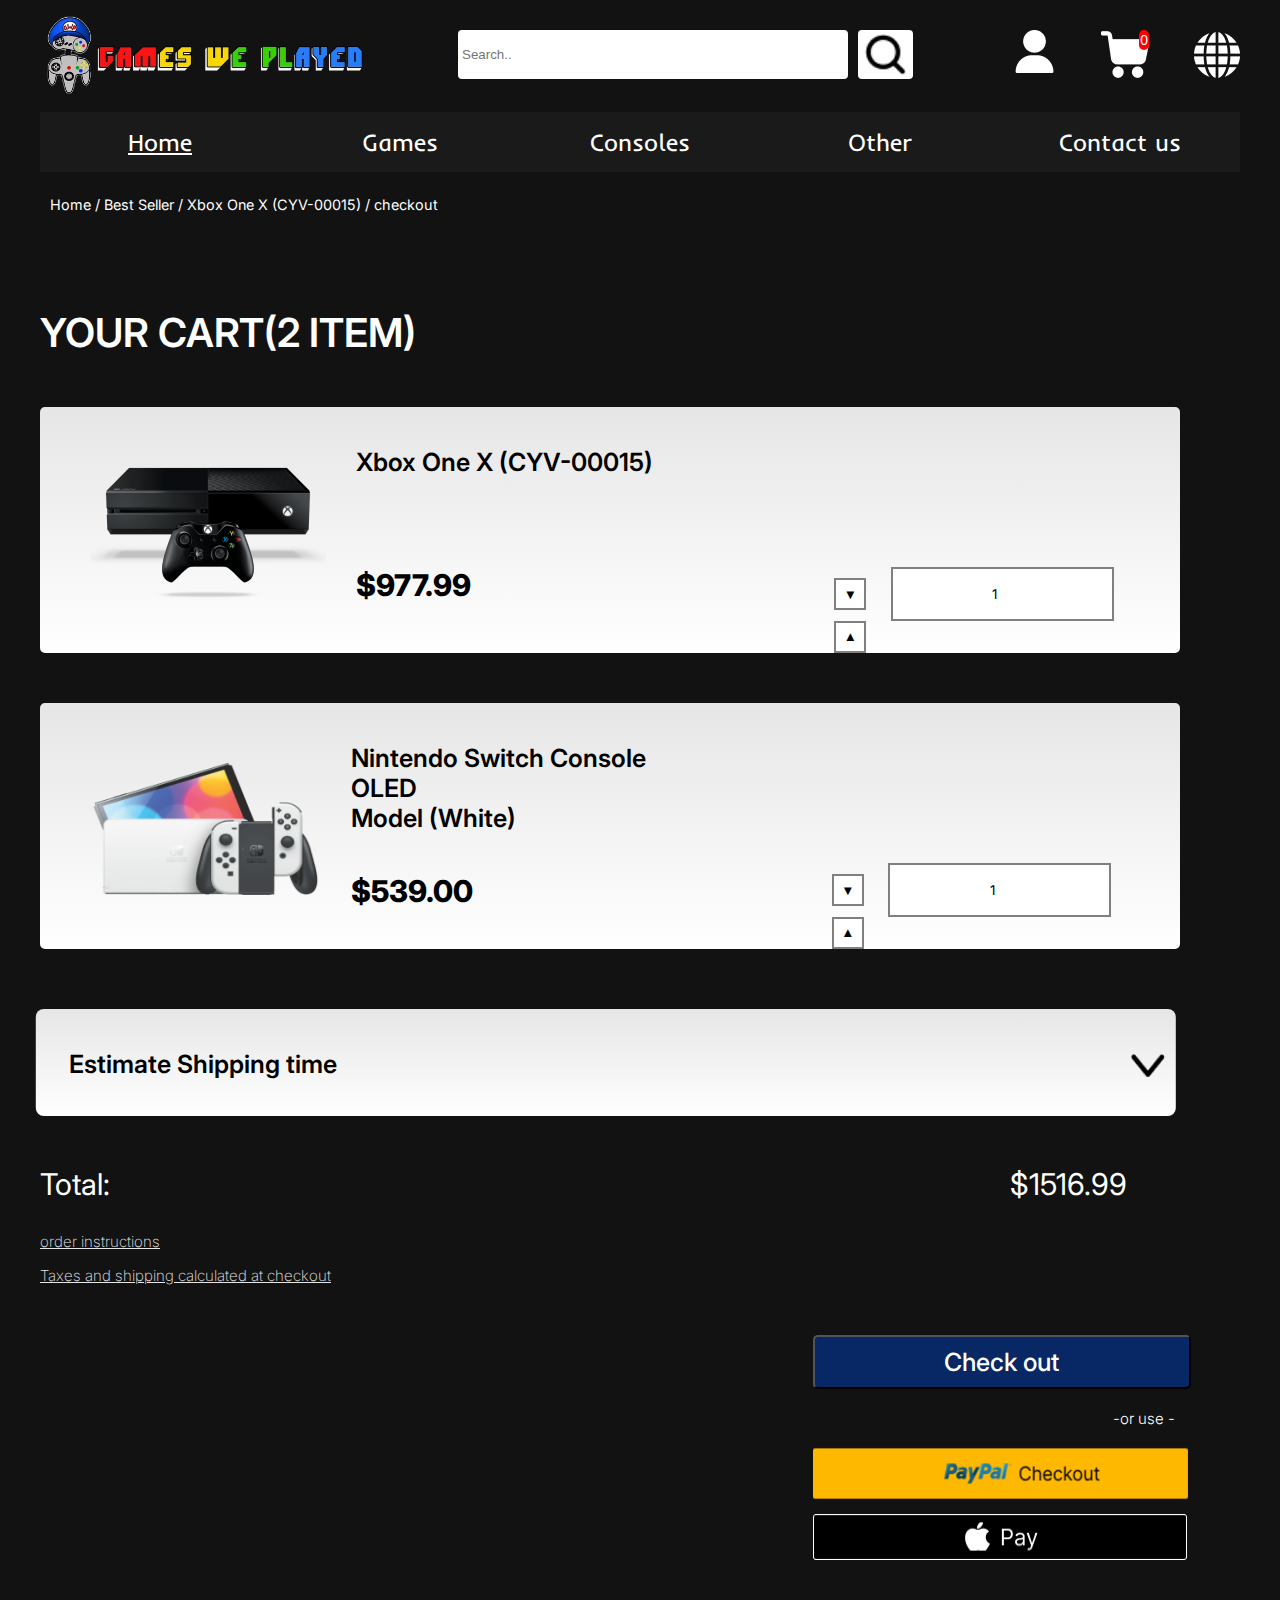
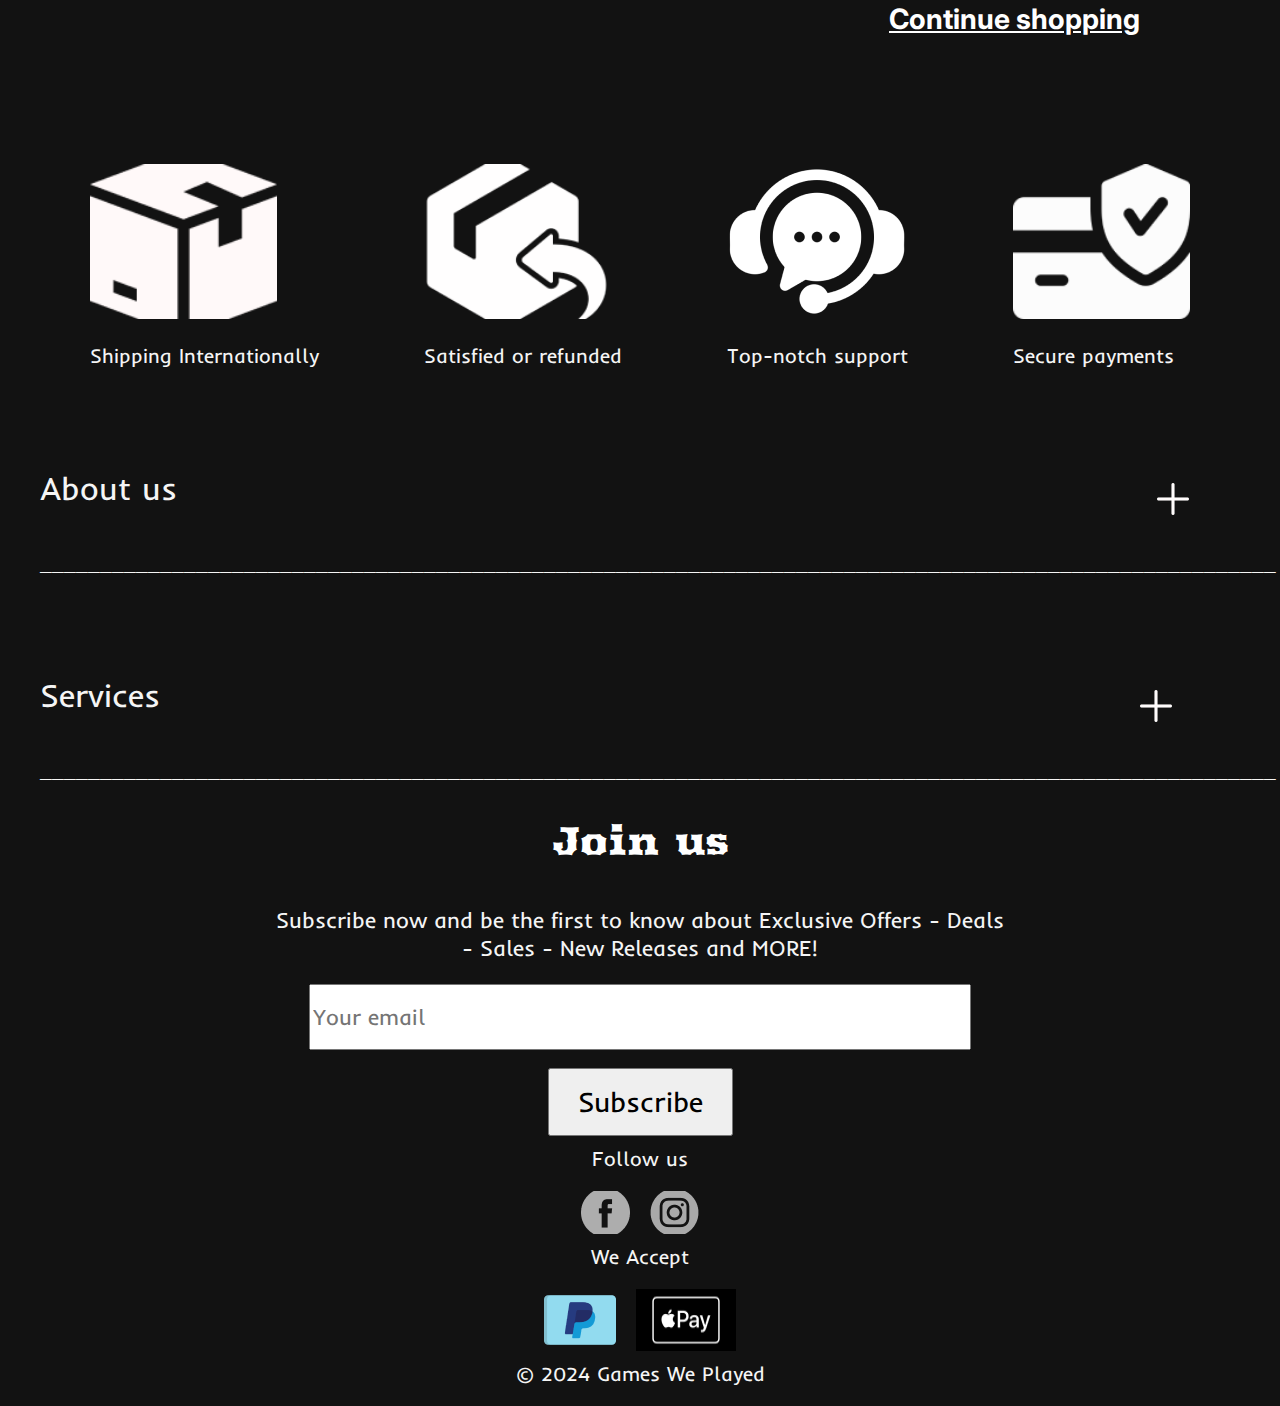
<file: checkout2.html>
<!DOCTYPE html>
<html lang="en">
<head>
    <meta charset="UTF-8">
    <link rel="stylesheet" href="css/style.css">
    <meta name="viewport" content="width=device-width, initial-scale=1.0">
    <title>Simple HTML Page</title>
    <link rel="stylesheet" href="css/mobile-style.css">

</head>
<style>
    @import url('https://fonts.googleapis.com/css2?family=Inder&display=swap');
    @import url('https://fonts.googleapis.com/css2?family=Arbutus&display=swap');
    @import url('https://fonts.googleapis.com/css2?family=Inter:wght@100..900&display=swap');
    @media (max-width: 410px) {
        .popup {
            top:800px;
            left: 600px;
        }
        body {
            height: 950px!important;
        }
    }
</style>
</style>
<body>
<div>
    <div class="searchbar">
        <a href="index.html"><img src="image/shoptitle_300x@2x.avif" alt="logo" class="logo"></a>
        <input type="text" placeholder="Search..">
        <img src="image/image 18.png" alt="search icon" class="search">
        <img src="image/user 2.png" alt="user" class="user">
        <div class="cart-container">
            <div style="position: relative">
                <img src="image/cart (1) 2.png" alt="cart" class="cart">
                <div id="count"
                     style="position: absolute;
                     right: 0;top: 30px;
                     border-radius: 8px;
                     padding: 2px 1px;
                     font-size: 14px;
                     background-color: red;
                       text-align: center;"
                >
                </div>
            </div>
        </div>
        <script>
            const count = document.getElementById("count")
            count.innerText = 0
        </script>
        <img src="image/world 2.png" alt="language" class=language>
    </div>
</div>
<div>
    <div class="searchbar_mobile" >
        <div style="display: flex;justify-content:space-between;width: 1200px;">
            <a href="index.html">
                <img style="height: 120px;width: 500px" src="image/shoptitle_300x@2x.avif" alt="logo" class="logo"></a>
            <div style="display: flex">
                <img src="image/user 2.png" style="height: 80px;width: 80px" alt="user" class="user">
                <div class="cart-container">
                    <div style="position: relative">
                        <img src="image/cart (1) 2.png" style="height: 80px;width: 80px" alt="cart" class="cart">
                        <div id="count1"
                             style="position: absolute;
                     right: 0;top: 30px;
                     border-radius: 8px;
                     padding: 4px 2px;
                     font-size: 18px;
                     background-color: red;
                       text-align: center;"
                        >
                        </div>
                    </div>
                </div>
                <img
                        style="height: 80px;width: 80px"
                        src="image/world 2.png" alt="language" class=language>
            </div>
        </div>

        <script>
            const count1 = document.getElementById("count1")
            count1.innerText = 0
        </script>
        <div style="display: flex;width: 1200px;justify-content: space-between">
            <div style="display: flex;">
                <img src="icon/menu.png" height="80" width="80"/>
                <div class="searchbar-mo" style="display: flex">
                    <input placeholder="Search..">
                    
                </div>
        </div>
    </div>
</div>

<div class="navigationbar">
    <ul>
        <li><a href=index.html>Home</a></li>
        <li>Games</li>
        <li>Consoles</li>
        <li>Other</li>
        <li>Contact us</li>
    </ul>
</div>
    <div class="title">
        <p>Home / Best Seller / Xbox One X (CYV-00015) / checkout</p>
    </div>
    <div class="checkout">
        <h3>YOUR CART(2 ITEM)</h3>
        <div class="checkout-detail">
            <img src="image/checkout1.png">
            <div class="horizon">
            <h4>Xbox One X (CYV-00015)</h4>
            <p class="price">$977.99</p>
        </div>
            <div class="number-button">
                <button id="decrease" class="quantity-button decrease">▼</button>
                <input type="number" id="quantity" name="quantity" value="1" min="1">
                <button id="increase" class="quantity-button increase">▲</button>
            </div>
            <script>
                document.addEventListener('DOMContentLoaded', (event) => {
                    const decreaseButton = document.getElementById('decrease');
                    const increaseButton = document.getElementById('increase');
                    const quantityInput = document.getElementById('quantity');
                    const totalPrice=document.querySelector('.total-price>p')
                    decreaseButton.addEventListener('click', () => {
                        const quantityInput1 = document.getElementById('quantity1');
                        let currentValue1 = parseInt(quantityInput1.value);
                        let currentValue = parseInt(quantityInput.value);
                        if (currentValue > 1) {
                            quantityInput.value = currentValue - 1;
                            totalPrice.innerHTML='$'+ (parseFloat(((currentValue -1)*977.99).toFixed(2))+currentValue1*539)
                        }
                    });

                    increaseButton.addEventListener('click', () => {
                        const quantityInput1 = document.getElementById('quantity1');
                        let currentValue1 = parseInt(quantityInput1.value);
                        let currentValue = parseInt(quantityInput.value);
                        quantityInput.value = currentValue + 1;
                        totalPrice.innerHTML='$'+ (parseFloat(((currentValue + 1)*977.99).toFixed(2))+currentValue1*539)
                    });
                });

            </script>
        </div>
        <div class="checkout-detail">
            <img src="image/image 55 (1).png">
            <div class="horizon">
            <h4>Nintendo Switch Console OLED <br>Model (White)</h4>
            <p class="price" style="margin-top: 40px">$539.00</p>
        </div>
            <div class="number-button">
                <button id="decrease1" class="quantity-button decrease">▼</button>
                <input type="number" id="quantity1" name="quantity" value="1" min="1">
                <button id="increase1" class="quantity-button increase">▲</button>
                <script>
                    document.addEventListener('DOMContentLoaded', (event) => {
                        const decreaseButton = document.getElementById('decrease1');
                        const increaseButton = document.getElementById('increase1');
                        const quantityInput = document.getElementById('quantity1');

                        const totalPrice=document.querySelector('.total-price>p')
                        decreaseButton.addEventListener('click', () => {
                            const quantityInput1 = document.getElementById('quantity');
                            let currentValue1 = parseInt(quantityInput1.value);
                            let currentValue = parseInt(quantityInput.value);
                            if (currentValue > 1) {
                                quantityInput.value = currentValue - 1;
                                totalPrice.innerHTML='$'+ (parseFloat(((currentValue -1)*539).toFixed(2))+currentValue1*977.99)
                            }
                        });

                        increaseButton.addEventListener('click', () => {
                            const quantityInput1 = document.getElementById('quantity');
                            let currentValue1 = parseInt(quantityInput1.value);
                            let currentValue = parseInt(quantityInput.value);
                            quantityInput.value = currentValue + 1;
                            totalPrice.innerHTML='$'+ (parseFloat(((currentValue + 1)*539).toFixed(2))+currentValue1*977.99)
                        });
                    });

                </script>
        </div>
        </div>
    </div>
    <div class="estimate-time">
        <h3>Estimate Shipping time</h3>
        <img src="image/hidden button.png">
    </div>
    <div class="total">
        <div class="total-price">
            <h3>Total:</h3>
            <p>$1516.99</p>
        </div>
            <p class="instructions">order instructions</p>
            <p class="instructions">Taxes and shipping calculated at checkout</p>
    </div>
    <div class="button">
        <div>
            <a href="cart1.html"><button class="Checkout">Check out</button></a><br>
            <p>-or use -</p>
            <button type="button" class="paypal-button">
                <img src="image/paypal.png" width="200">
            </button>
            <br>
            <button type="button" class="apple-pay">
                <img src="image/appleepau.png" width="200">
            </button>
        </div>
    </div>
    <div class="continue-shopping">
        <h3><a href=index.html>Continue shopping</a></h3>
    </div>
    <footer>
            
        <div class="footer">
            <div class="icons">
                <div>
                    <img src="image/box 1.png" alt="Shipping Internationally">
                    <p>Shipping Internationally</p>
                </div>
                <div>
                    <img src="image/return-box 1.png" alt="Satisfied or refunded">
                    <p>Satisfied or refunded</p>
                </div>
                <div>
                    <img src="image/customer-service 1.png" alt="Top-notch support">
                    <p>Top-notch support</p>
                </div>
                <div>
                    <img src="image/credit-card 1.png" alt="Secure payments">
                    <p>Secure payments</p>
                </div>
            </div>

            <div class="footer-section">
                <div class="about-us">
                <h3>About us</h3>
                <img class="plus"src="image/plus.png">
                </div>
                <p>_______________________________________________________________________________________________________</p>
                
            </div>
            <div class="footer-section">
                <div class="services">
                <h3>Services</h3>
                <img class="plus"src="image/plus.png">
                </div>
                <p>_______________________________________________________________________________________________________</p>
               
            </div>
            <div class="subscribe">
                <h2>Join us</h2>
                <p>Subscribe now and be the first to know about Exclusive Offers - Deals <br>- Sales - New Releases and MORE!</p>
                <input type="email" placeholder="Your email"><br>
                <button>Subscribe</button>
            </div>
            <div class="footer-section">
                <p>Follow us</p>
                <div class="social">
                    <img src="image/facebook 2.png" alt="Facebook">
                    <img src="image/instagram 1.png" alt="Instagram">
                </div>
            </div>
            <div class="footer-section">
                <p>We Accept</p>
                <div class="payment">
                    <img src="image/PEYOAL.png" alt="PayPal">
                    <img src="image/APPLE PAY.png" alt="Apple Pay">
                </div>
                <p>&copy; 2024 Games We Played</p>
            </div>
        </div>
   </div>

  
    
    </footer>
</body>
</html>
</file>
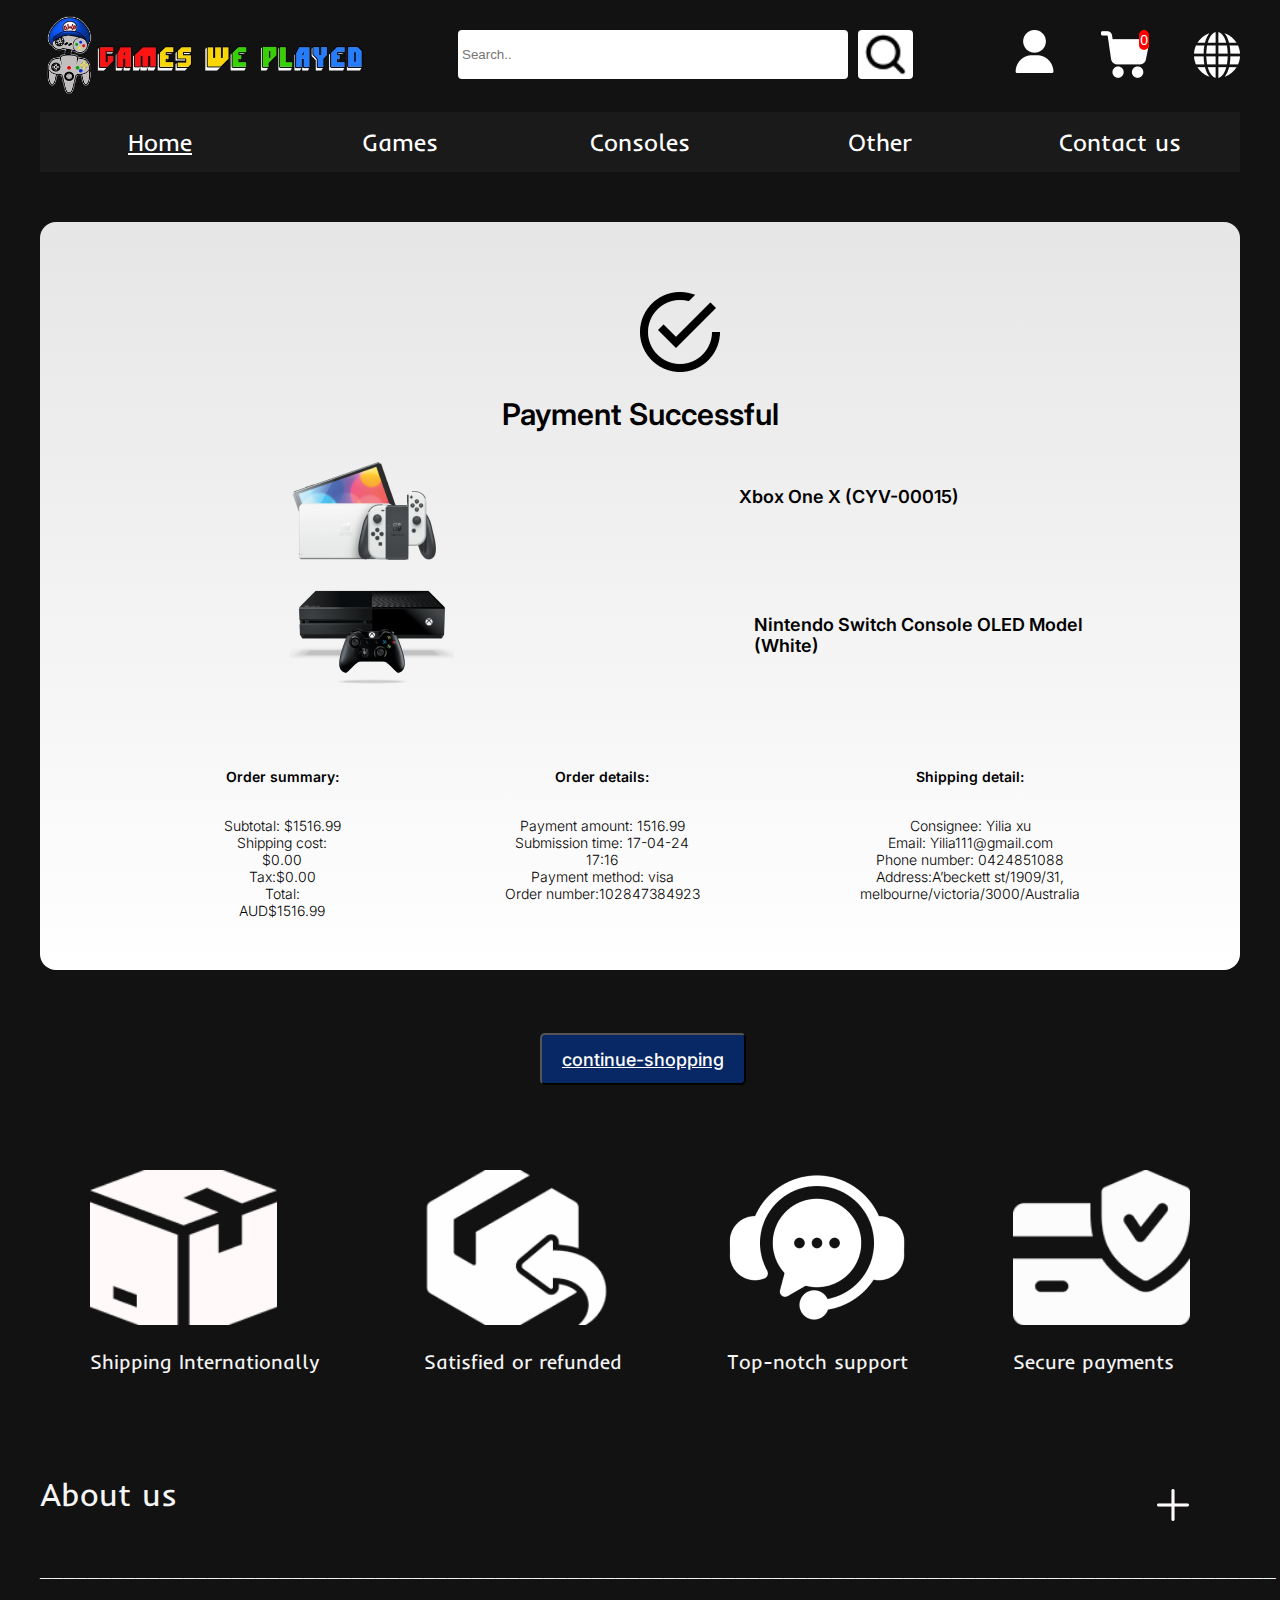
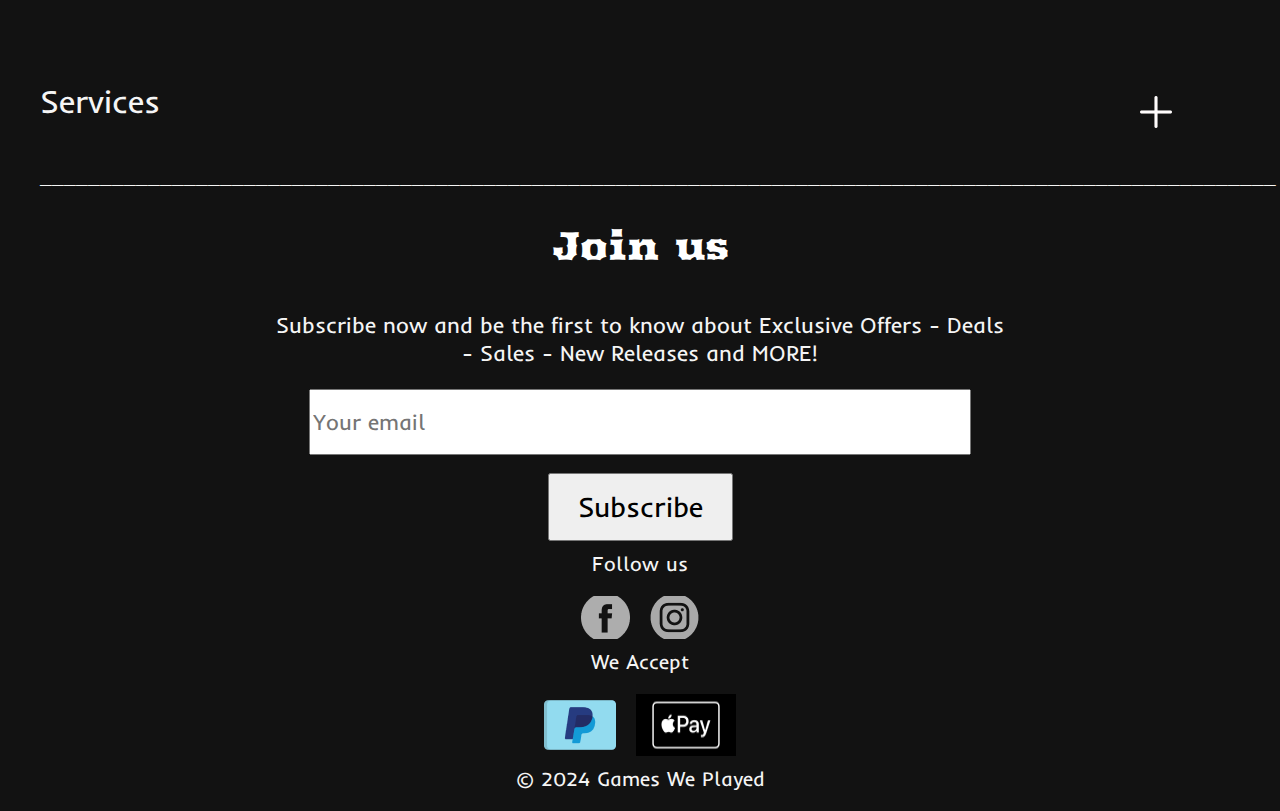
<file: confirm.html>
<!DOCTYPE html>
<html lang="en">
<head>
    <meta charset="UTF-8">
    <link rel="stylesheet" href="css/style.css">
    <meta name="viewport" content="width=device-width, initial-scale=1.0">
    <title>Simple HTML Page</title>
    <link rel="stylesheet" href="css/mobile-style.css">

</head>
<style>
    @import url('https://fonts.googleapis.com/css2?family=Inder&display=swap');
    @import url('https://fonts.googleapis.com/css2?family=Arbutus&display=swap');
    @import url('https://fonts.googleapis.com/css2?family=Inter:wght@100..900&display=swap');
    @media (max-width: 410px) {
        .popup {
            top:800px;
            left: 600px;
        }
        body {
            height: 820px!important;
        }
    }
</style>

<body>
<header>

    <div>
        <div class="searchbar">
            <a href="index.html"><img src="image/shoptitle_300x@2x.avif" alt="logo" class="logo"></a>
            <input type="text" placeholder="Search..">
            <img src="image/image 18.png" alt="search icon" class="search">
            <img src="image/user 2.png" alt="user" class="user">
            <div class="cart-container">
                <div style="position: relative">
                    <img src="image/cart (1) 2.png" alt="cart" class="cart">
                    <div id="count"
                         style="position: absolute;
                     right: 0;top: 30px;
                     border-radius: 8px;
                     padding: 2px 1px;
                     font-size: 14px;
                     background-color: red;
                       text-align: center;"
                    >
                    </div>
                </div>
            </div>
            <script>
                const count = document.getElementById("count")
                count.innerText = 0
            </script>
            <img src="image/world 2.png" alt="language" class=language>
        </div>
    </div>
    <div>
        <div class="searchbar_mobile">
            <div style="display: flex;justify-content:space-between;width: 1200px;">
                <a href="index.html">
                    <img style="height: 120px;width: 500px" src="image/shoptitle_300x@2x.avif" alt="logo" class="logo"></a>
                <div style="display: flex">
                    <img src="image/user 2.png" style="height: 80px;width: 80px" alt="user" class="user">
                    <div class="cart-container">
                        <div style="position: relative">
                            <img src="image/cart (1) 2.png" style="height: 80px;width: 80px" alt="cart" class="cart">
                            <div id="count1"
                                 style="position: absolute;
                     right: 0;top: 30px;
                     border-radius: 8px;
                     padding: 4px 2px;
                     font-size: 18px;
                     background-color: red;
                       text-align: center;"
                            >
                            </div>
                        </div>
                    </div>
                    <img
                            style="height: 80px;width: 80px"
                            src="image/world 2.png" alt="language" class=language>
                </div>
            </div>

            <script>
                const count1 = document.getElementById("count1")
                count1.innerText = 0
            </script>
            <div style="display: flex;width: 1200px;justify-content: space-between">
                <div style="display: flex;">
                    <img src="icon/menu.png" height="80" width="80"/>
                    <div class="searchbar-mo" style="display: flex">
                        <input placeholder="Search..">
                        
                    </div>
            </div>
        </div>

    </div>

    <div class="navigationbar">
        <ul>
            <li><a href=index.html>Home</a></li>
            <li>Games</li>
            <li>Consoles</li>
            <li>Other</li>
            <li>Contact us</li>
        </ul>
    </div>

</header>
<div class="confrimation">
    <img class="confirme-icon" src="image/confrime.png">
    <h1>Payment Successful</h1>
    <div class="con-product1">
        <img src="image/con1.png">
        <h4>Xbox One X (CYV-00015)</h4>
    </div>
    <div class="con-product2">
        <img src="image/con2.png">
        <h4>Nintendo Switch Console OLED Model<br>(White)</h4>
    </div>
    <div class="detailed-info-con">
        <div class="con-details">
            <h6>Order summary:</h6>
            <p>Subtotal: $1516.99<br>
                Shipping cost: $0.00<br>
                Tax:$0.00<br>
                Total: AUD$1516.99</p>
        </div>
        <div class="con-details">
            <h6>Order details:</h6>
            <p>Payment amount: 1516.99<br>
                Submission time: 17-04-24 17:16<br>
                Payment method: visa<br>
                Order number:102847384923<br>
            </p>

        </div>
        <div class="con-details">
            <h6>Shipping detail:</h6>
            <p>
                Consignee: Yilia xu<br>
                Email: Yilia111@gmail.com<br>
                Phone number: 0424851088<br>
                Address:A’beckett st/1909/31,<br>
                melbourne/victoria/3000/Australia
            </p>
        </div>
    </div>
    <div class="detailed-info-con-mobile">
        <h6 style="font-size: 28px;margin: 10px 0">Order details:</h6>
        <p>Payment amount: 1516.99 <br/>
            Submission time: 17-04-24 17:16<br/>
            Payment method: visa<br/>
            Order number:102847384923<br/>
            Consignee: Yilia xu<br/>
            Email: Yilia111@gmail.com<br/>
            Phone number: 0424851088<br/>
            Address:A’beckett st/1909/31<br/>
            melbourne/victoria/3000/Australia</p>
    </div>
    <button><a href=index.html>continue-shopping</a></button>
</div>


<footer>
    <div class="footer">
        <div class="icons">
            <div>
                <img src="image/box 1.png" alt="Shipping Internationally">
                <p>Shipping Internationally</p>
            </div>
            <div>
                <img src="image/return-box 1.png" alt="Satisfied or refunded">
                <p>Satisfied or refunded</p>
            </div>
            <div>
                <img src="image/customer-service 1.png" alt="Top-notch support">
                <p>Top-notch support</p>
            </div>
            <div>
                <img src="image/credit-card 1.png" alt="Secure payments">
                <p>Secure payments</p>
            </div>
        </div>

        <div class="footer-section">
            <div class="about-us">
                <h3>About us</h3>
                <img class="plus" src="image/plus.png">
            </div>
            <p>
                _______________________________________________________________________________________________________</p>

        </div>
        <div class="footer-section">
            <div class="services">
                <h3>Services</h3>
                <img class="plus" src="image/plus.png">
            </div>
            <p>
                _______________________________________________________________________________________________________</p>

        </div>
        <div class="subscribe">
            <h2>Join us</h2>
            <p>Subscribe now and be the first to know about Exclusive Offers - Deals <br>- Sales - New Releases and
                MORE!</p>
            <input type="email" placeholder="Your email"><br>
            <button>Subscribe</button>
        </div>
        <div class="footer-section">
            <p>Follow us</p>
            <div class="social">
                <img src="image/facebook 2.png" alt="Facebook">
                <img src="image/instagram 1.png" alt="Instagram">
            </div>
        </div>
        <div class="footer-section">
            <p>We Accept</p>
            <div class="payment">
                <img src="image/PEYOAL.png" alt="PayPal">
                <img src="image/APPLE PAY.png" alt="Apple Pay">
            </div>
            <p>&copy; 2024 Games We Played</p>
        </div>
    </div>
    </div>


</footer>
</body>
</html>
</file>
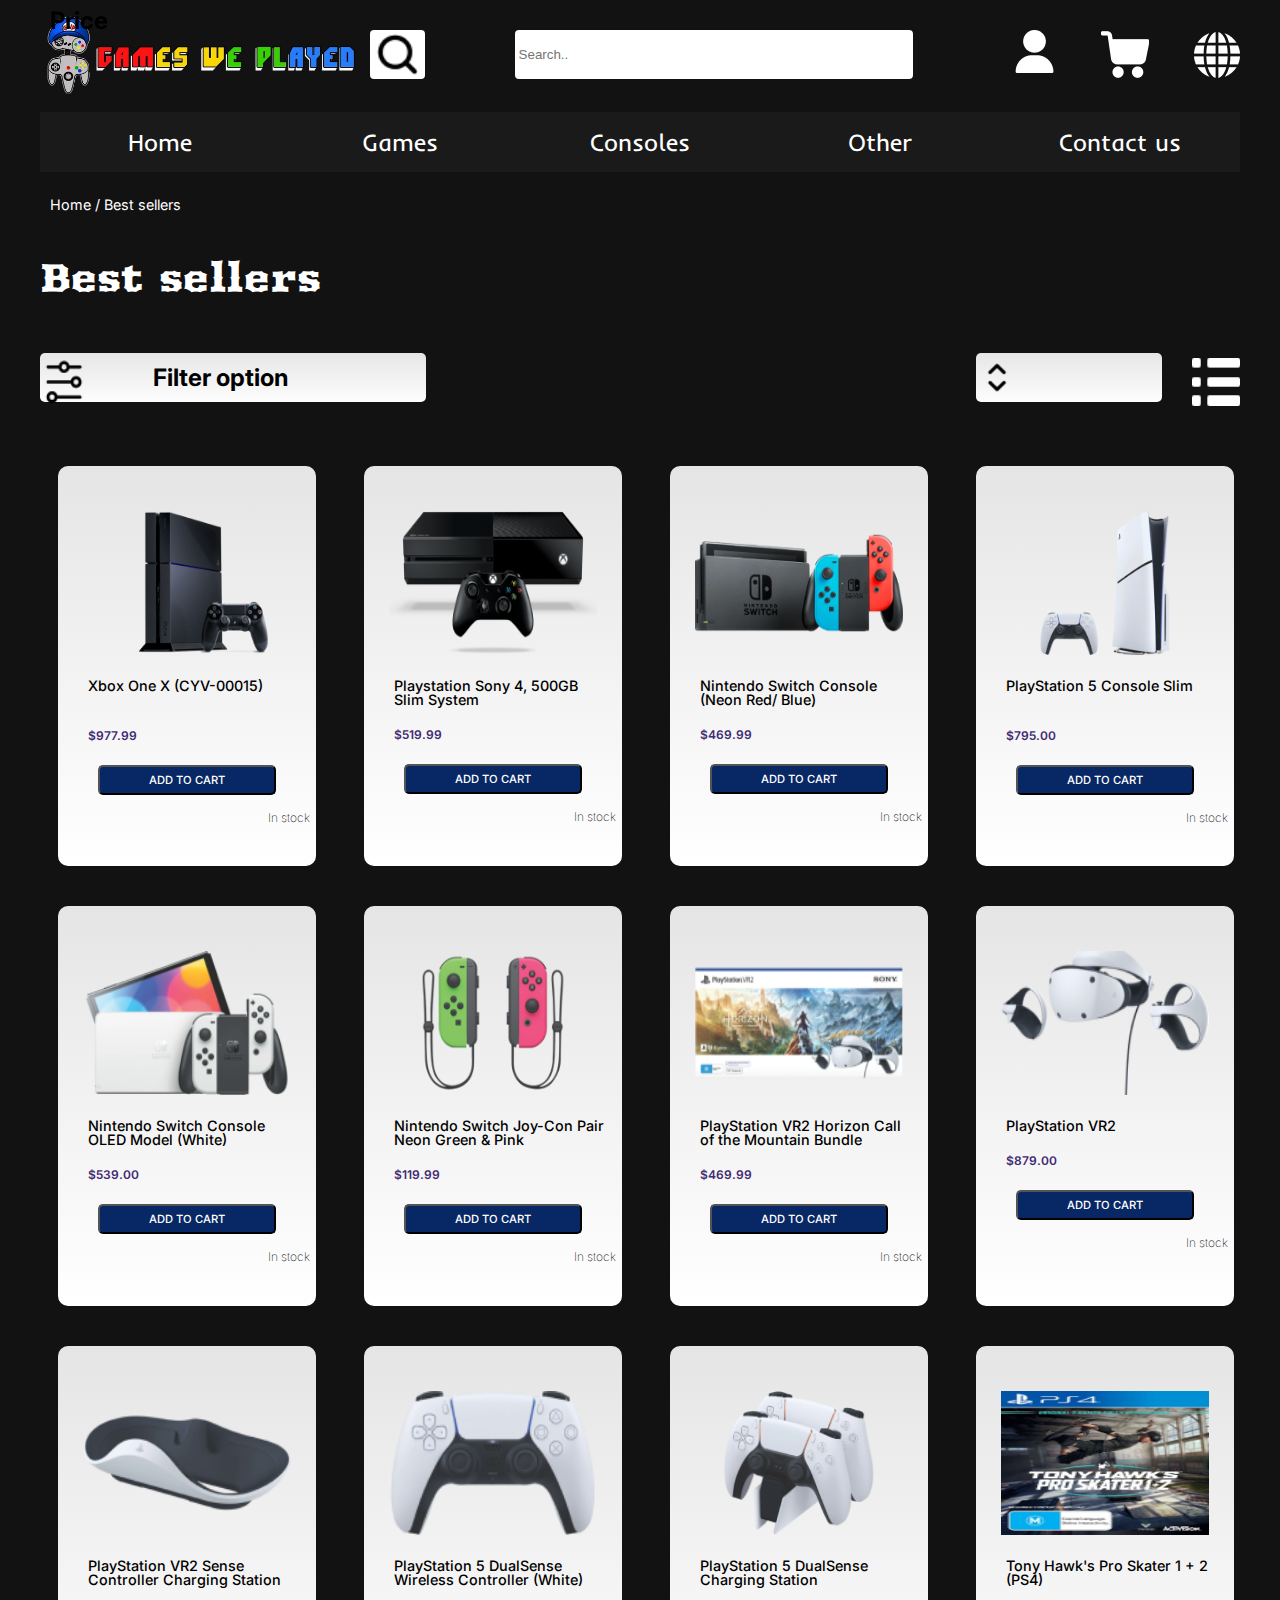
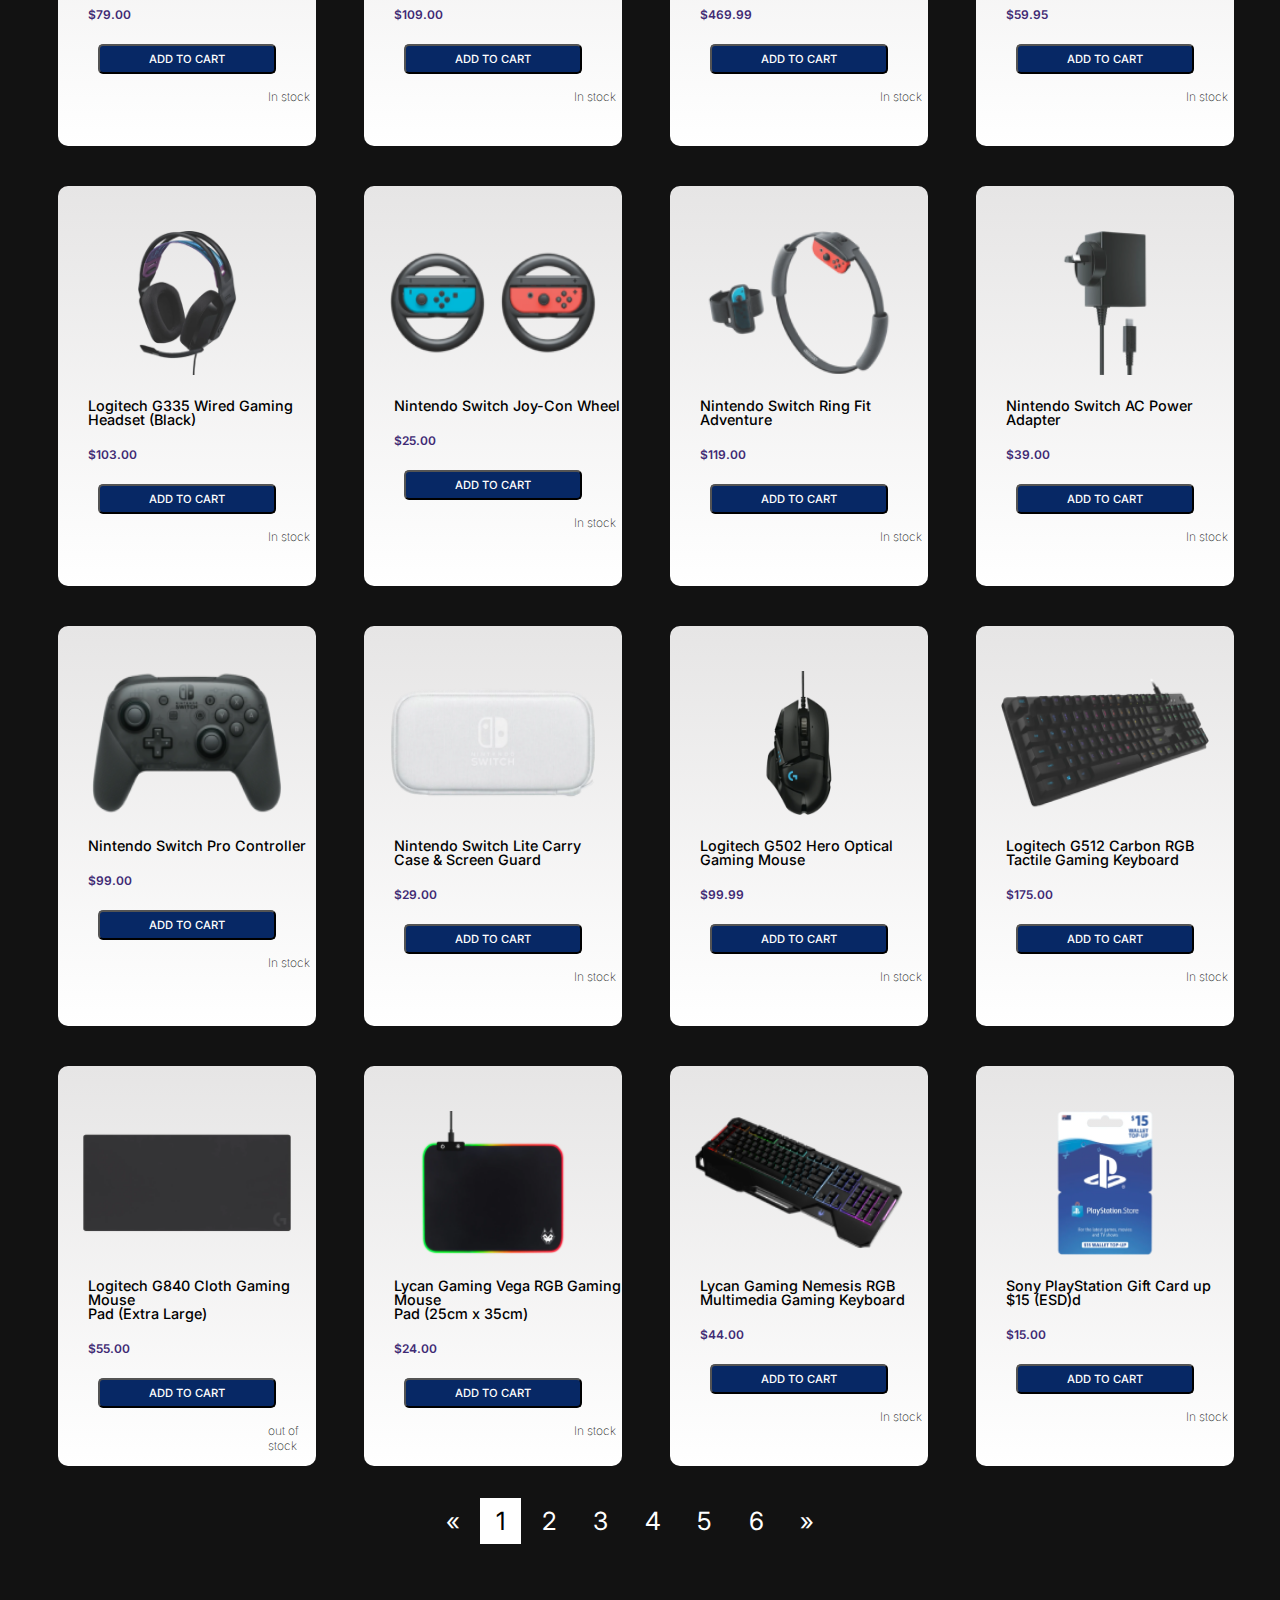
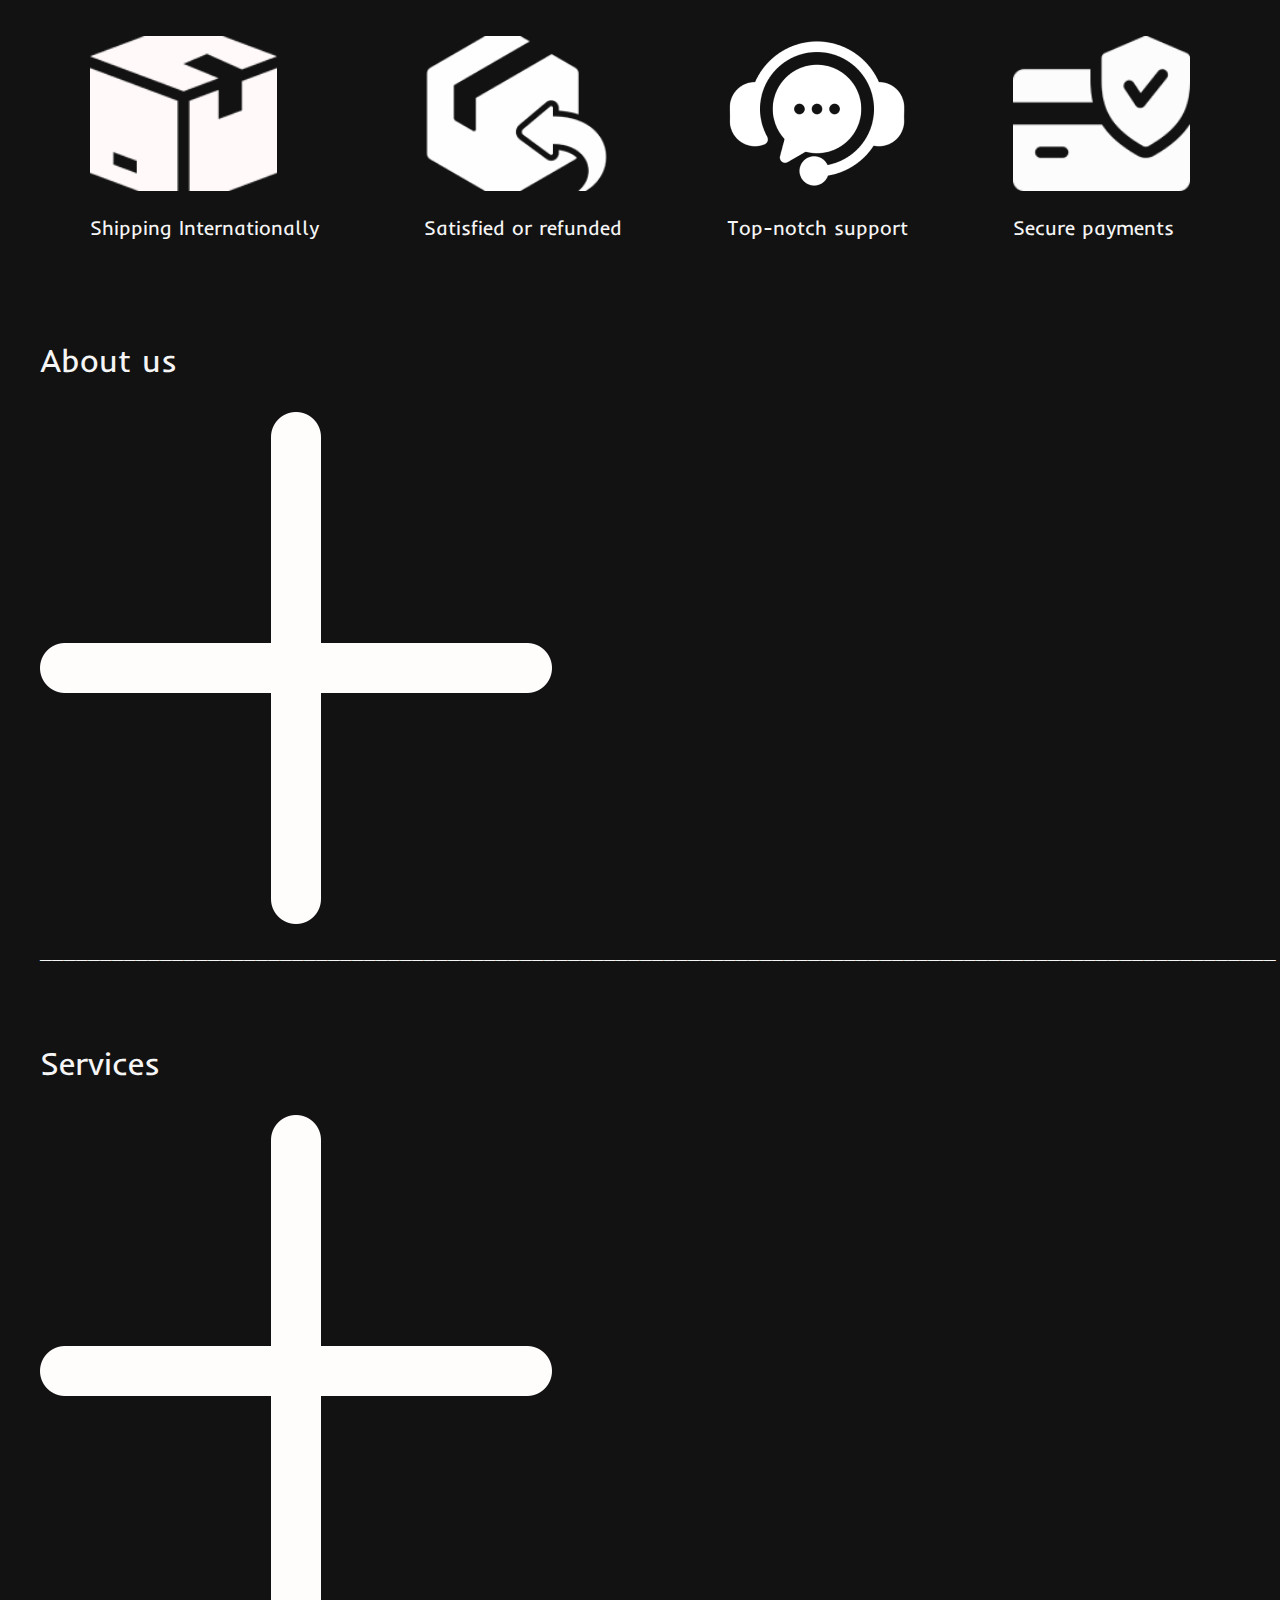
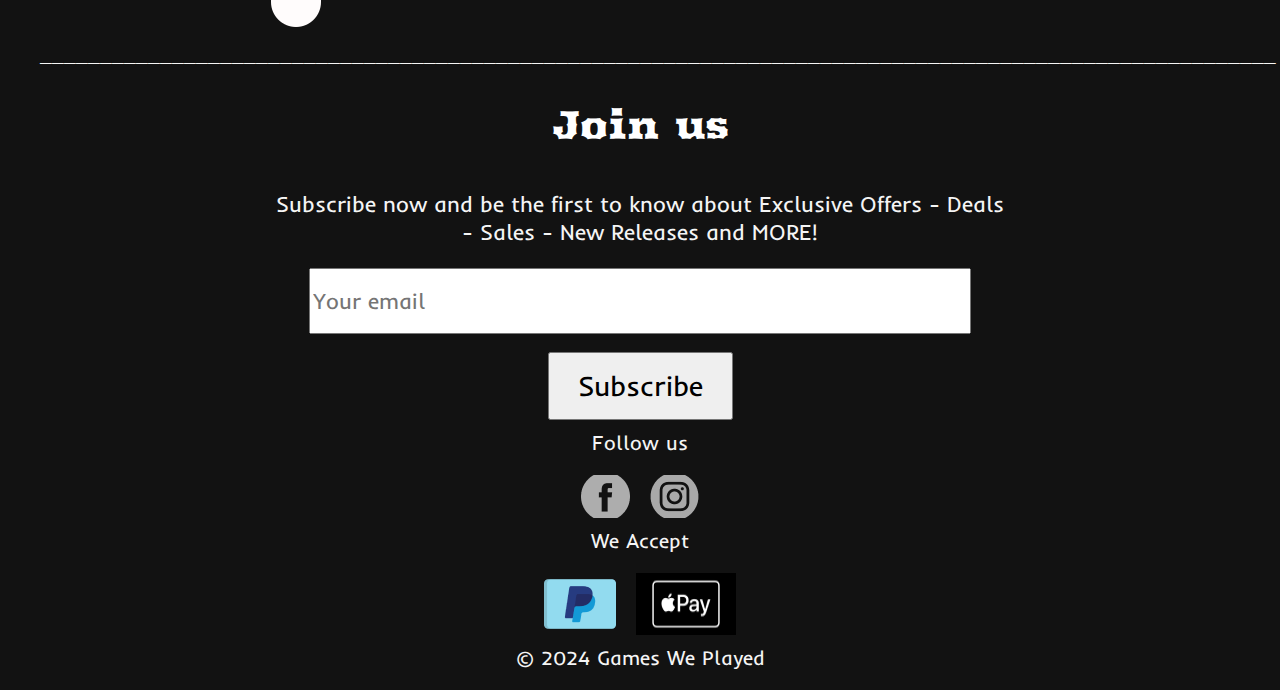
<file: list of product page.html>
<!DOCTYPE html>
<html lang="en">
<head>
    <meta charset="UTF-8">
    <link rel="stylesheet" href="css/style.css">
    <meta name="viewport" content="width=device-width, initial-scale=1.0">
    <title>Simple HTML Page</title>
    
</head>
<style>
    @import url('https://fonts.googleapis.com/css2?family=Inder&display=swap');
    @import url('https://fonts.googleapis.com/css2?family=Arbutus&display=swap');
    @import url('https://fonts.googleapis.com/css2?family=Inter:wght@100..900&display=swap');
    
</style>
</style>
<body>
    <header>

        <div class="searchbar">
        <img src="image/shoptitle_300x@2x.avif" alt="logo" class="logo">
        <img src="image/image 18.png" alt="search icon" class="search">
        <input type="text" placeholder="Search..">
        <img src="image/user 2.png" alt="user" class="user">
        <img src="image/cart (1) 2.png" alt="cart" class="cart">
        <img src="image/world 2.png" alt="language"class=language>
         </div>

         <div class="navigationbar"> 
            <ul>
                <li>Home</li>
                <li>Games</li>
                <li>Consoles</li>
                <li>Other</li> 
                <li>Contact us</li>
              </ul>
         </div>
    
    </header>
    <div class="title">
        <p>Home / Best sellers</p>
        <h3>Best sellers</h3>
        <div class="filter-options">
            <div class="filter-button">
                <img src="image/image 17 (1).png" alt="Filter Icon">
                <h6>Filter option</h6>
            </div>
            <div class="sort-button">
                <h6>Price</h6>
                <img src="image/image 18 (1).png" alt="Sort Icon">
            </div>
            <img class="fliter"src="image/Group 145.png" alt="Grid Icon">
        </div>
    </div>
    
        <div class="listproducts">
            <div class="product">
                <img src="image/p2.png" alt="item.png">
                <h6>Xbox One X (CYV-00015)</h6>
                <p class="price"><br>$977.99</p>
                <button >ADD TO CART </button>
                <p class="stock">In stock</p>
            </div>
            <div class="product">
                <img src="image/p1.png" alt="item.png">
                <h6>Playstation Sony 4, 500GB <br>
                           Slim System
                </h6>
                <p class="price">$519.99</p>
                <button >ADD TO CART </button>
                <p class="stock">In stock</p>
            </div>
            <div class="product">
                <img src="image/p3.png" alt="item.png">
                <h6>Nintendo Switch Console <br> (Neon Red/ Blue)</h6>
                <p class="price">$469.99</p>
                <button >ADD TO CART </button>
                <p class="stock">In stock</p>
            </div>
            <div class="product">
                <img src="image/product.png" alt="item.png">
                <h6>PlayStation 5 Console Slim</h6>
                <p class="price"><br>$795.00</p>
                <button >ADD TO CART </button>
                <p class="stock">In stock</p>
            </div>
        </div>
        </div>
        <div class="listproducts">
            <div class="product">
                <img src="image/2.1.png" alt="item.png">
                <h6>Nintendo Switch Console <br>OLED Model (White)</h6>
                <p class="price">$539.00</p>
                <button >ADD TO CART </button>
                <p class="stock">In stock</p>
            </div>
            <div class="product">
                <img src="image/2.2.png" alt="item.png">
                <h6>Nintendo Switch Joy-Con Pair <br>
                     Neon Green & Pink 
                </h6>
                <p class="price">$119.99</p>
                <button >ADD TO CART </button>
                <p class="stock">In stock</p>
            </div>
            <div class="product">
                <img src="image/2.3.png" alt="item.png">
                <h6>PlayStation VR2 Horizon Call<br> of the Mountain Bundle</h6>
                <p class="price">$469.99</p>
                <button >ADD TO CART </button>
                <p class="stock">In stock</p>
            </div>
            <div class="product">
                <img src="image/2.4.png" alt="item.png">
                <h6>PlayStation VR2</h6>
                <p class="price">$879.00</p>
                <button >ADD TO CART </button>
                <p class="stock">In stock</p>
            </div>
        </div>
        </div>
        <div class="listproducts">
            <div class="product">
                <img src="image/3.1.png" alt="item.png">
                <h6>PlayStation VR2 Sense  <br>Controller Charging Station</h6>
                <p class="price">$79.00</p>
                <button >ADD TO CART </button>
                <p class="stock">In stock</p>
            </div>
            <div class="product">
                <img src="image/3,2.png" alt="item.png">
                <h6>PlayStation 5 DualSense  <br>
                    Wireless Controller (White) 
                </h6>
                <p class="price">$109.00</p>
                <button >ADD TO CART </button>
                <p class="stock">In stock</p>
            </div>
            <div class="product">
                <img src="image/3.3.png" alt="item.png">
                <h6>PlayStation 5 DualSense <br> Charging Station</h6>
                <p class="price">$469.99</p>
                <button >ADD TO CART </button>
                <p class="stock">In stock</p>
            </div>
            <div class="product">
                <img src="image/3.4.png" alt="item.png">
                <h6>Tony Hawk's Pro Skater 1 + 2 <br>(PS4)</h6>
                <p class="price">$59.95</p>
                <button >ADD TO CART </button>
                <p class="stock">In stock</p>
            </div>
        </div>
        </div>
        <div class="listproducts">
            <div class="product">
                <img src="image/4.1.png" alt="item.png">
                <h6>Logitech G335 Wired Gaming<br>Headset (Black)</h6>
                <p class="price">$103.00</p>
                <button >ADD TO CART </button>
                <p class="stock">In stock</p>
            </div>
            <div class="product">
                <img src="image/4.2.png" alt="item.png">
                <h6>Nintendo Switch Joy-Con Wheel  <br>
                </h6>
                <p class="price">$25.00</p>
                <button >ADD TO CART </button>
                <p class="stock">In stock</p>
            </div>
            <div class="product">
                <img src="image/4.3.png" alt="item.png">
                <h6>Nintendo Switch Ring Fit  <br>Adventure</h6>
                <p class="price">$119.00</p>
                <button >ADD TO CART </button>
                <p class="stock">In stock</p>
            </div>
            <div class="product">
                <img src="image/4.4.png" alt="item.png">
                <h6>Nintendo Switch AC Power  <br>Adapter</h6>
                <p class="price">$39.00</p>
                <button >ADD TO CART </button>
                <p class="stock">In stock</p>
            </div>
        </div>
        </div>
        <div class="listproducts">
            <div class="product">
                <img src="image/5.1.png" alt="item.png">
                <h6>Nintendo Switch Pro Controller</h6>
                <p class="price">$99.00</p>
                <button >ADD TO CART </button>
                <p class="stock">In stock</p>
            </div>
            <div class="product">
                <img src="image/5.2.png" alt="item.png">
                <h6>Nintendo Switch Lite Carry <br>
                    Case & Screen Guard
                </h6>
                <p class="price">$29.00</p>
                <button >ADD TO CART </button>
                <p class="stock">In stock</p>
            </div>
            <div class="product">
                <img src="image/5.3.png" alt="item.png">
                <h6>Logitech G502 Hero Optical<br>Gaming Mouse</h6>
                <p class="price">$99.99</p>
                <button >ADD TO CART </button>
                <p class="stock">In stock</p>
            </div>
            <div class="product">
                <img src="image/5.4.png" alt="item.png">
                <h6>Logitech G512 Carbon RGB <br>Tactile Gaming Keyboard</h6>
                <p class="price">$175.00</p>
                <button >ADD TO CART </button>
                <p class="stock">In stock</p>
            </div>
        </div>
        </div>
        <div class="listproducts">
            <div class="product">
                <img src="image/6.1.png" alt="item.png">
                <h6>Logitech G840 Cloth Gaming Mouse <br>Pad (Extra Large)</h6>
                <p class="price">$55.00</p>
                <button >ADD TO CART </button>
                <p class="stock">out of stock</p>
            </div>
            <div class="product">
                <img src="image/6.2.png" alt="item.png">
                <h6>Lycan Gaming Vega RGB Gaming Mouse<br>
                    Pad (25cm x 35cm)
                </h6>
                <p class="price">$24.00</p>
                <button >ADD TO CART </button>
                <p class="stock">In stock</p>
            </div>
            <div class="product">
                <img src="image/6.3.png" alt="item.png">
                <h6>Lycan Gaming Nemesis RGB<br>Multimedia Gaming Keyboard</h6>
                <p class="price">$44.00</p>
                <button >ADD TO CART </button>
                <p class="stock">In stock</p>
            </div>
            <div class="product">
                <img src="image/6.4.png" alt="item.png">
                <h6>Sony PlayStation Gift Card up<br>$15 (ESD)d</h6>
                <p class="price">$15.00</p>
                <button >ADD TO CART </button>
                <p class="stock">In stock</p>
            </div>
        </div>
        </div>
        <div class="pagination">
            <a href="#">&laquo;</a>
            <a class="active" href="#">1</a>
            <a href="#">2</a>
            <a href="#">3</a>
            <a href="#">4</a>
            <a href="#">5</a>
            <a href="#">6</a>
            <a href="#">&raquo;</a>
          </div>
          


        <footer>
            
        <div class="footer">
            <div class="icons">
                <div>
                    <img src="image/box 1.png" alt="Shipping Internationally">
                    <p>Shipping Internationally</p>
                </div>
                <div>
                    <img src="image/return-box 1.png" alt="Satisfied or refunded">
                    <p>Satisfied or refunded</p>
                </div>
                <div>
                    <img src="image/customer-service 1.png" alt="Top-notch support">
                    <p>Top-notch support</p>
                </div>
                <div>
                    <img src="image/credit-card 1.png" alt="Secure payments">
                    <p>Secure payments</p>
                </div>
            </div>

            <div class="footer-section">
                <h3>About us</h3>
                <img class="plus"src="image/plus.png">
                <p>_______________________________________________________________________________________________________</p>
                
            </div>
            <div class="footer-section">
                <h3>Services</h3>
                <img class="plus"src="image/plus.png">
                <p>_______________________________________________________________________________________________________</p>
               
            </div>
            <div class="subscribe">
                <h2>Join us</h2>
                <p>Subscribe now and be the first to know about Exclusive Offers - Deals <br>- Sales - New Releases and MORE!</p>
                <input type="email" placeholder="Your email"><br>
                <button>Subscribe</button>
            </div>
            <div class="footer-section">
                <p>Follow us</p>
                <div class="social">
                    <img src="image/facebook 2.png" alt="Facebook">
                    <img src="image/instagram 1.png" alt="Instagram">
                </div>
            </div>
            <div class="footer-section">
                <p>We Accept</p>
                <div class="payment">
                    <img src="image/PEYOAL.png" alt="PayPal">
                    <img src="image/APPLE PAY.png" alt="Apple Pay">
                </div>
                <p>&copy; 2024 Games We Played</p>
            </div>
        </div>
   </div>
    
    
    </footer>
</body>
</html>
</file>
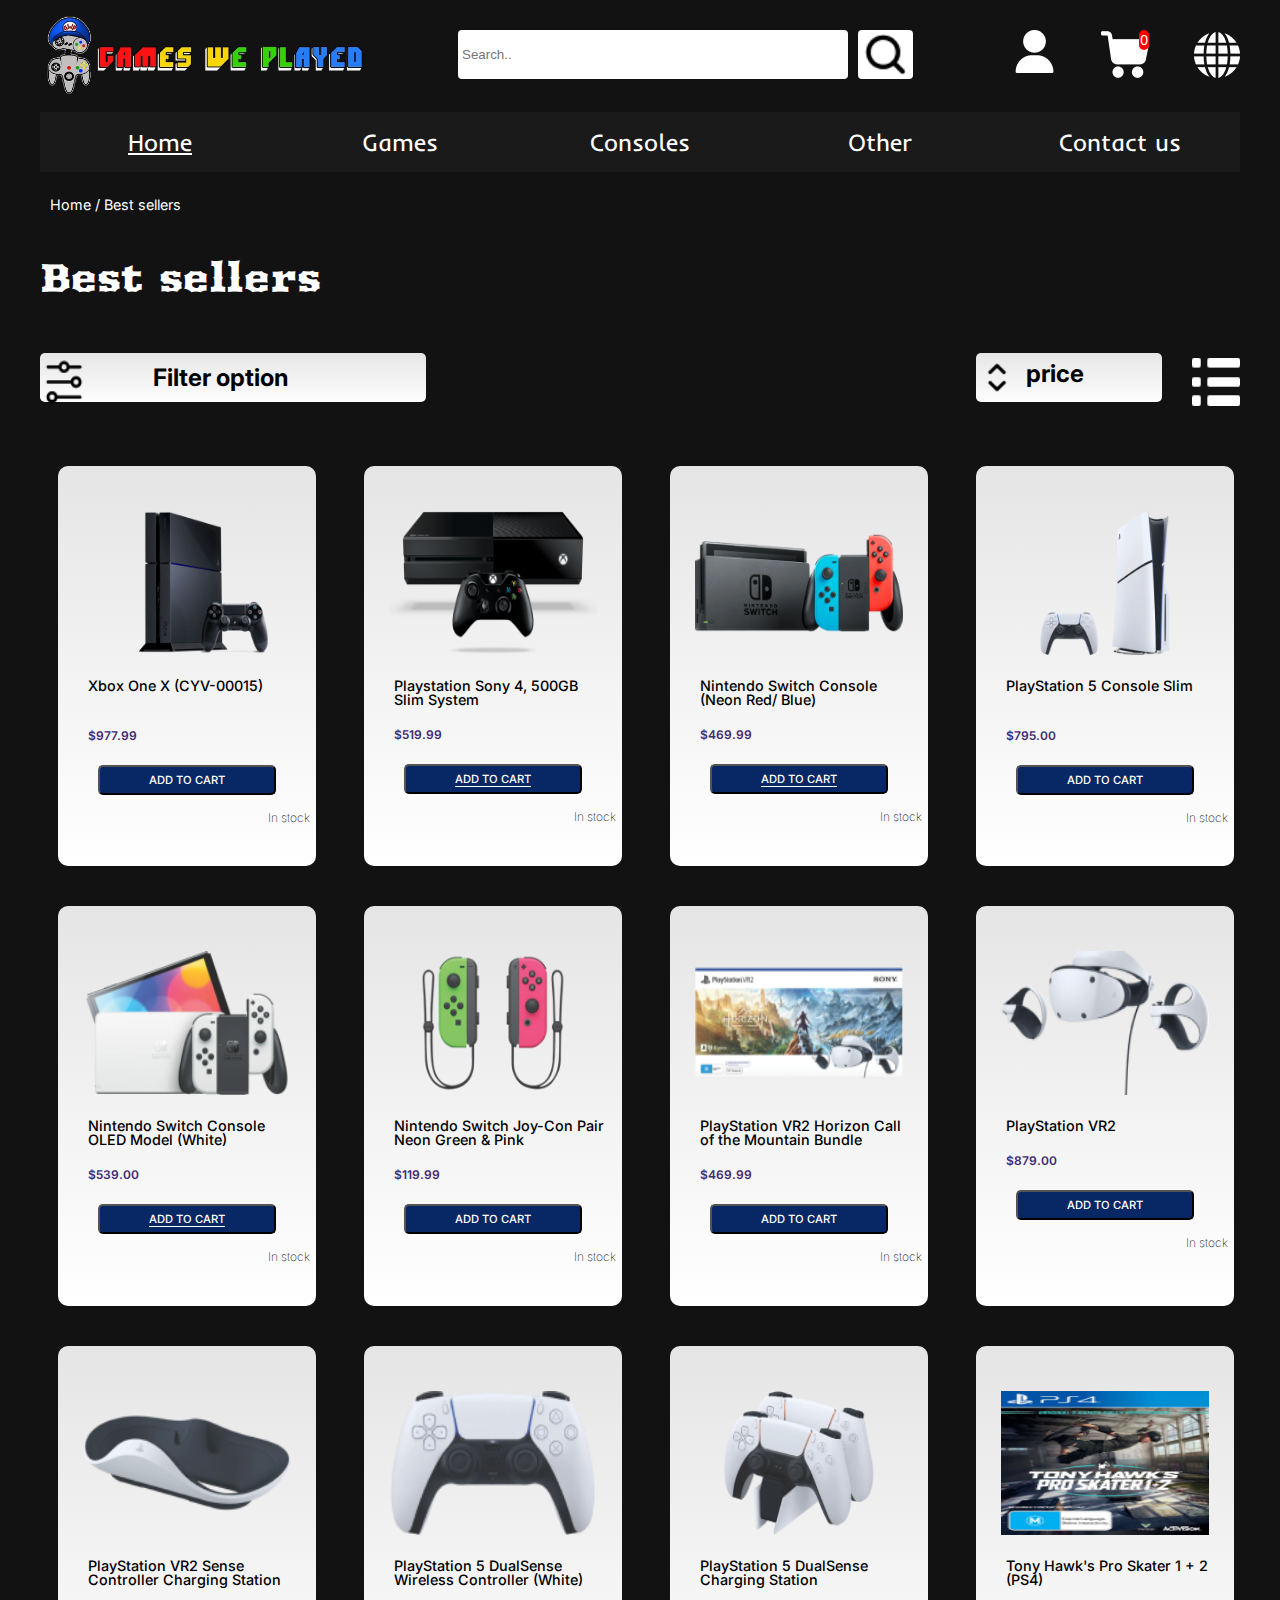
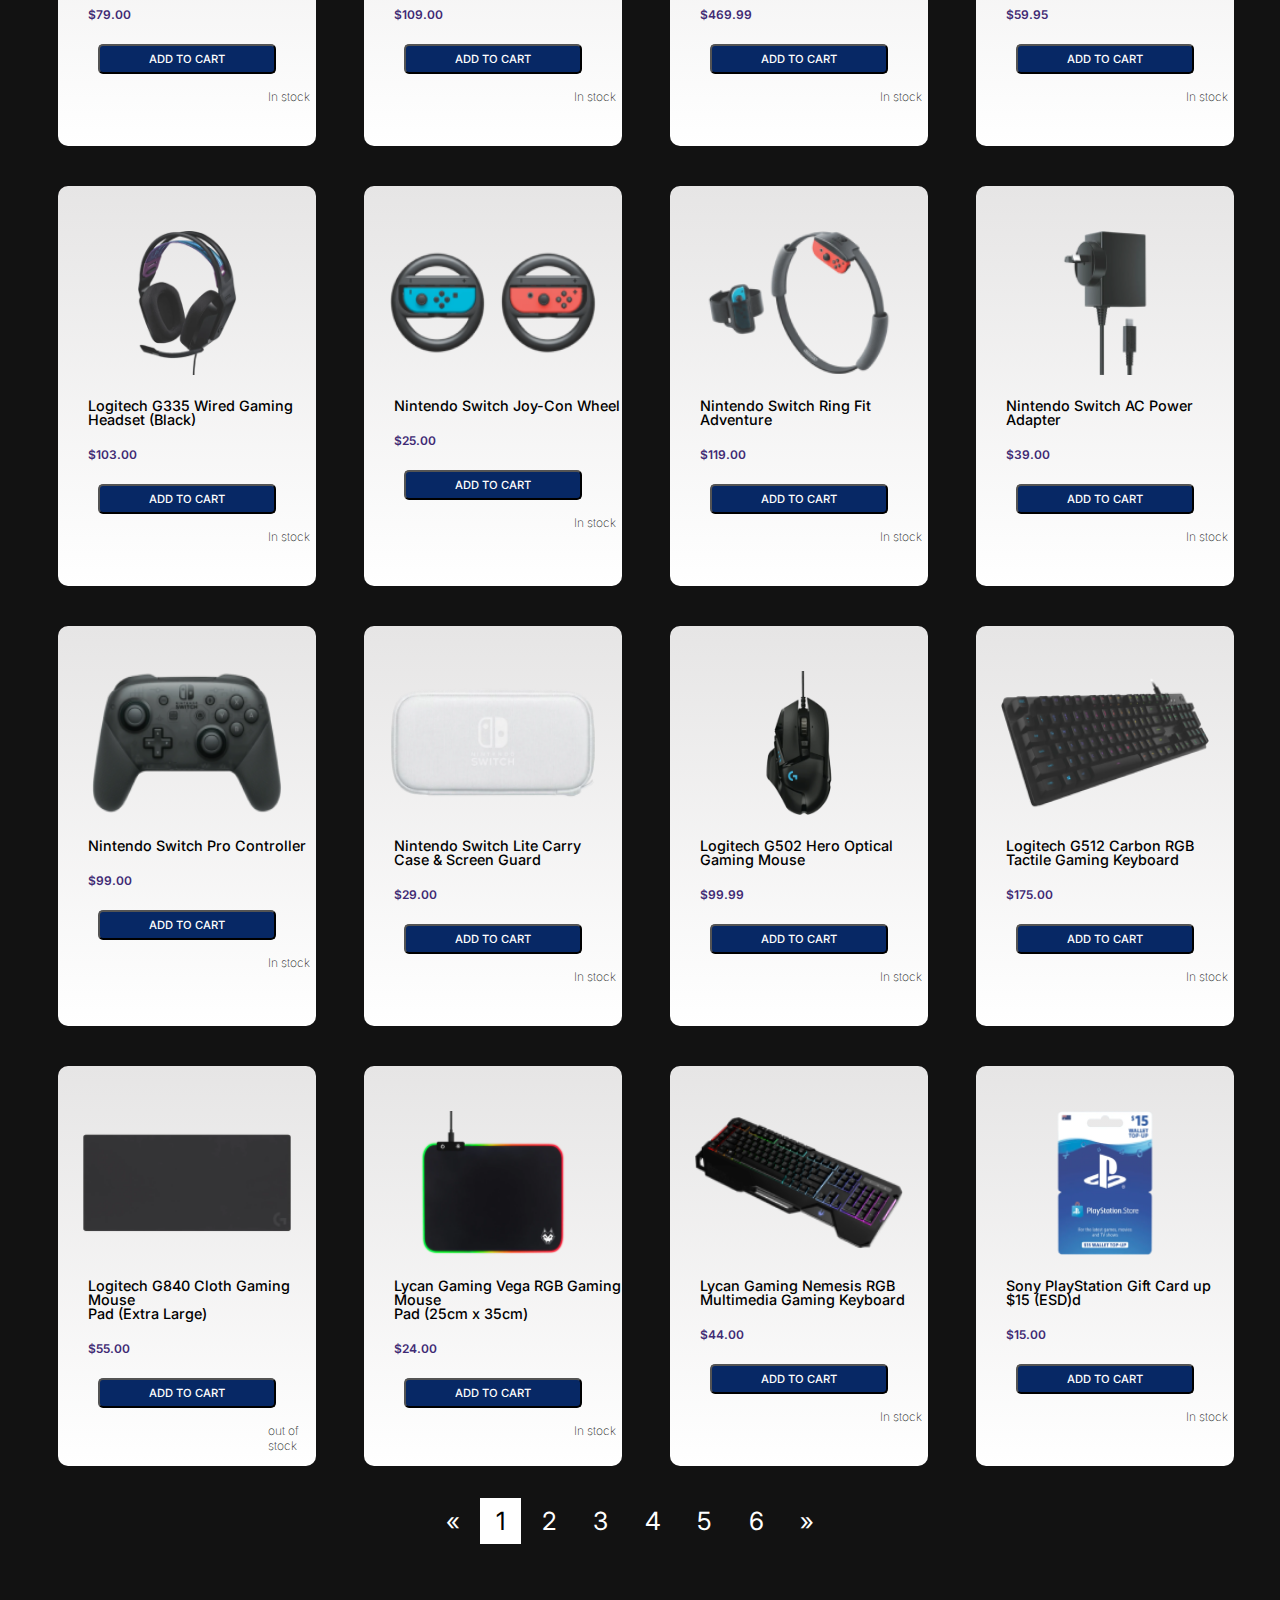
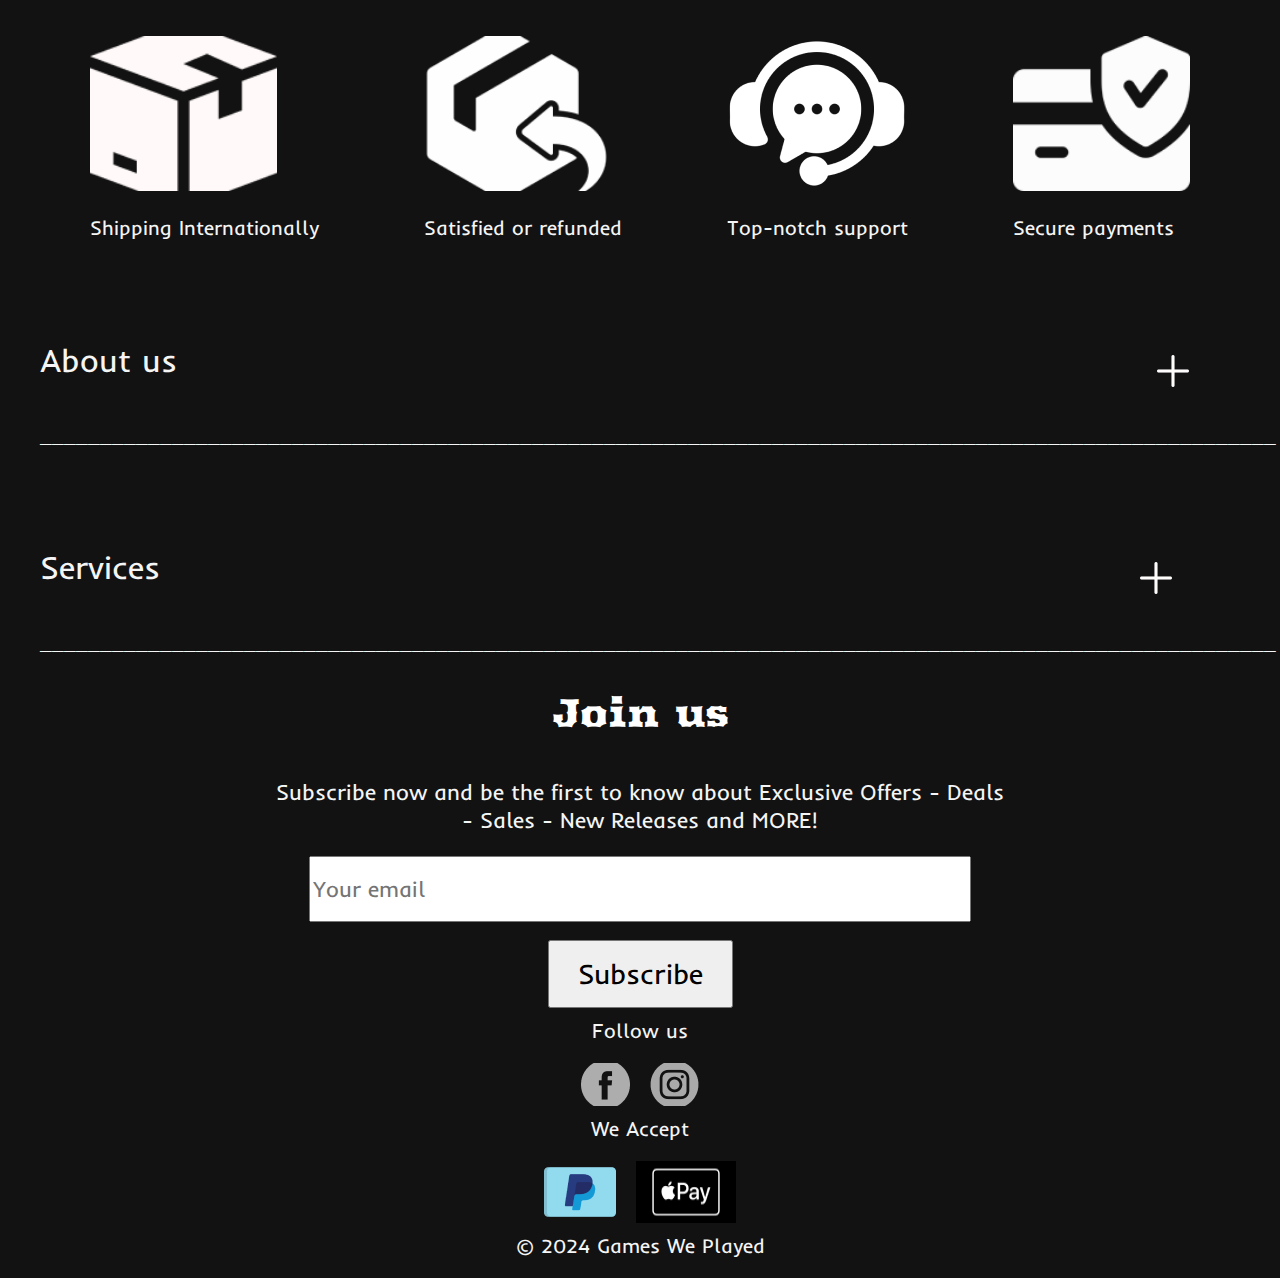
<file: list-of-product-page.html>
<!DOCTYPE html>
<html lang="en">
<head>
    <meta charset="UTF-8">
    <link rel="stylesheet" href="css/style.css">
    <meta name="viewport" content="width=device-width, initial-scale=1.0">
    <title>Simple HTML Page</title>
    <style>
        .popup {
            display: none;
            position: fixed;
            top: 50%;
            left: 50%;
            transform: translate(-50%, -50%);
            background-color: #d2d2d2;
            border: 1px solid #d2d2d2;
            color: #000;
            border-radius: 5px;
            padding: 10px;
            box-shadow: 0 0 4px rgba(0, 0, 0, 0.1);
            z-index: 1000;
            text-align: center;
        }
        @media (max-width: 410px) {
            .popup {
                top:800px;
                left: 600px;
            }
            body {
                height: 4010px!important;
            }
        }

    </style>
    <link rel="stylesheet" href="css/mobile-style.css">
</head>
<style>
    @import url('https://fonts.googleapis.com/css2?family=Inder&display=swap');
    @import url('https://fonts.googleapis.com/css2?family=Arbutus&display=swap');
    @import url('https://fonts.googleapis.com/css2?family=Inter:wght@100..900&display=swap');

</style>
</style>
<body>

    <div>
        <div class="searchbar">
            <a href="index.html"><img src="image/shoptitle_300x@2x.avif" alt="logo" class="logo"></a>
            <input type="text" placeholder="Search..">
            <img src="image/image 18.png" alt="search icon" class="search">
            <img src="image/user 2.png" alt="user" class="user">
            <div class="cart-container">
                <div style="position: relative">
                    <img src="image/cart (1) 2.png" alt="cart" class="cart">
                    <div id="count"
                         style="position: absolute;
                     right: 0;top: 30px;
                     border-radius: 8px;
                     padding: 2px 1px;
                     font-size: 14px;
                     background-color: red;
                       text-align: center;"
                    >
                    </div>
                </div>
            </div>
            <script>
                const count=document.getElementById("count")
                let co=0
                count.innerText=co
            </script>
            <img src="image/world 2.png" alt="language" class=language>
        </div>
    </div>
    <div>
        <div class="searchbar_mobile" >
            <div style="display: flex;justify-content:space-between;width: 1200px;">
                <a href="index.html">
                    <img style="height: 120px;width: 500px" src="image/shoptitle_300x@2x.avif" alt="logo" class="logo"></a>
                <div style="display: flex">
                    <img src="image/user 2.png" style="height: 80px;width: 80px" alt="user" class="user">
                    <div class="cart-container">
                        <div style="position: relative">
                            <img src="image/cart (1) 2.png" style="height: 80px;width: 80px" alt="cart" class="cart">
                            <div id="count1"
                                 style="position: absolute;
                     right: 0;top: 30px;
                     border-radius: 8px;
                     padding: 4px 2px;
                     font-size: 18px;
                     background-color: red;
                       text-align: center;"
                            >
                            </div>
                        </div>
                    </div>
                    <img
                            style="height: 80px;width: 80px"
                            src="image/world 2.png" alt="language" class=language>
                </div>
            </div>

            <script>
                const count1=document.getElementById("count1")
                count1.innerText=co
            </script>
           <div style="display: flex;">
            <img src="icon/menu.png" height="80" width="80"/>
            <div class="searchbar-mo" style="display: flex">
                <input placeholder="Search..">
                
            </div>
           
        </div>

    </div>
    <div class="navigationbar">
        <ul>
            <li><a href=index.html>Home</a></li>
            <li>Games</li>
            <li>Consoles</li>
            <li>Other</li>
            <li>Contact us</li>
        </ul>
    </div>

<div class="title">
    <p>Home / Best sellers</p>
    <h3>Best sellers</h3>
    <div class="filter-options">
        <div class="filter-button">
            <img src="image/image 17 (1).png" alt="Filter Icon">
            <h6>Filter option</h6>
        </div>
        <div class="sort-button" class="sort-button-mo"style="position: relative">
            <h6>price </h6>
            <img src="image/image 18 (1).png" alt="Sort Icon">
       
    </div>
    <img class="fliter" src="image/Group 145.png" alt="Grid Icon">
    </div>
</div>

<div class="listproducts">
    <div class="product">
        <img src="image/p2.png" alt="item.png">
        <h6>Xbox One X (CYV-00015)</h6>
        <p class="price"><br>$977.99</p>
        <button>ADD TO CART</button>
        <p class="stock">In stock</p>
    </div>
    <div class="product">
        <img src="image/p1.png" alt="item.png">
        <h6>Playstation Sony 4, 500GB <br>
            Slim System
        </h6>
        <p class="price">$519.99</p>
    
        <button id="showPopupBtn"><span style="border-bottom: 1px solid #fff">ADD TO CART</span></button>
        <div id="popup" class="popup">
            <img style="margin: 10px 30px 0 30px;width: 120px;height: 120px" src="icon/ok.png"  />
            <p>
            Successfully Added
        </div>
        <script>
            document.getElementById('showPopupBtn').addEventListener('click', function() {
                var popup = document.getElementById('popup');
                popup.style.display = 'block';
                co++
                count.innerText=co
                setTimeout(function() {
                    popup.style.display = 'none';
                    window.location.href ='./productpage1.html'
                }, 2000);
            });
        </script>
        <p class="stock">In stock</p>
    </div>
    <div class="product">
        <img src="image/p3.png" alt="item.png">
        <h6>Nintendo Switch Console <br> (Neon Red/ Blue)</h6>
        <p class="price">$469.99</p>

        <button id="productpage3"><span style="border-bottom: 1px solid #fff">ADD TO CART</span></button>

        <div id="popup1" class="popup">
            <img style="margin: 10px 30px 0 30px;width: 120px;height: 120px" src="icon/failed.png"  />
        </p>
            Addition Failed
        </div>
        <script>
            document.getElementById('productpage3').addEventListener('click', function() {
                var popup = document.getElementById('popup1');
                popup.style.display = 'block';
                setTimeout(function() {
                    popup.style.display = 'none';
                    window.location.href ='./productpage3.html'
                }, 2000);
            });
        </script>
        <p class="stock">In stock</p>
    </div>
    <div class="product">
        <img src="image/product.png" alt="item.png">
        <h6>PlayStation 5 Console Slim</h6>
        <p class="price"><br>$795.00</p>
        <button>ADD TO CART</button>
        <p class="stock">In stock</p>
    </div>
</div>
</div>
<div class="listproducts">
    <div class="product">
        <img src="image/2.1.png" alt="item.png">
        <h6>Nintendo Switch Console <br>OLED Model (White)</h6>
        <p class="price">$539.00</p>

        <button id="productpage2"><span style="border-bottom: 1px solid #fff">ADD TO CART</span></button>
        <script>
            document.getElementById('productpage2').addEventListener('click', function() {
                var popup = document.getElementById('popup');
                popup.style.display = 'block';
                co++
                count.innerText=co
                setTimeout(function() {
                    popup.style.display = 'none';
                    window.location.href ='./productpage2.html'
                }, 2000);
            });
        </script>
        <p class="stock">In stock</p>
    </div>
    <div class="product">
        <img src="image/2.2.png" alt="item.png">
        <h6>Nintendo Switch Joy-Con Pair <br>
            Neon Green & Pink
        </h6>
        <p class="price">$119.99</p>
        <button>ADD TO CART</button>
        <p class="stock">In stock</p>
    </div>
    <div class="product">
        <img src="image/2.3.png" alt="item.png">
        <h6>PlayStation VR2 Horizon Call<br> of the Mountain Bundle</h6>
        <p class="price">$469.99</p>
        <button>ADD TO CART</button>
        <p class="stock">In stock</p>
    </div>
    <div class="product">
        <img src="image/2.4.png" alt="item.png">
        <h6>PlayStation VR2</h6>
        <p class="price">$879.00</p>
        <button>ADD TO CART</button>
        <p class="stock">In stock</p>
    </div>
</div>

</div>
<div class="listproducts">
    <div class="product">
        <img src="image/3.1.png" alt="item.png">
        <h6>PlayStation VR2 Sense <br>Controller Charging Station</h6>
        <p class="price">$79.00</p>
        <button>ADD TO CART</button>
        <p class="stock">In stock</p>
    </div>
    <div class="product">
        <img src="image/3,2.png" alt="item.png">
        <h6>PlayStation 5 DualSense <br>
            Wireless Controller (White)
        </h6>
        <p class="price">$109.00</p>
        <button>ADD TO CART</button>
        <p class="stock">In stock</p>
    </div>
    <div class="product">
        <img src="image/3.3.png" alt="item.png">
        <h6>PlayStation 5 DualSense <br> Charging Station</h6>
        <p class="price">$469.99</p>
        <button>ADD TO CART</button>
        <p class="stock">In stock</p>
    </div>
    <div class="product">
        <img src="image/3.4.png" alt="item.png">
        <h6>Tony Hawk's Pro Skater 1 + 2 <br>(PS4)</h6>
        <p class="price">$59.95</p>
        <button>ADD TO CART</button>
        <p class="stock">In stock</p>
    </div>
</div>
</div>
<div class="listproducts">
    <div class="product">
        <img src="image/4.1.png" alt="item.png">
        <h6>Logitech G335 Wired Gaming<br>Headset (Black)</h6>
        <p class="price">$103.00</p>
        <button>ADD TO CART</button>
        <p class="stock">In stock</p>
    </div>
    <div class="product">
        <img src="image/4.2.png" alt="item.png">
        <h6>Nintendo Switch Joy-Con Wheel <br>
        </h6>
        <p class="price">$25.00</p>
        <button>ADD TO CART</button>
        <p class="stock">In stock</p>
    </div>
    <div class="product">
        <img src="image/4.3.png" alt="item.png">
        <h6>Nintendo Switch Ring Fit <br>Adventure</h6>
        <p class="price">$119.00</p>
        <button>ADD TO CART</button>
        <p class="stock">In stock</p>
    </div>
    <div class="product">
        <img src="image/4.4.png" alt="item.png">
        <h6>Nintendo Switch AC Power <br>Adapter</h6>
        <p class="price">$39.00</p>
        <button>ADD TO CART</button>
        <p class="stock">In stock</p>
    </div>
</div>
</div>
<div class="listproducts">
    <div class="product">
        <img src="image/5.1.png" alt="item.png">
        <h6>Nintendo Switch Pro Controller</h6>
        <p class="price">$99.00</p>
        <button>ADD TO CART</button>
        <p class="stock">In stock</p>
    </div>
    <div class="product">
        <img src="image/5.2.png" alt="item.png">
        <h6>Nintendo Switch Lite Carry <br>
            Case & Screen Guard
        </h6>
        <p class="price">$29.00</p>
        <button>ADD TO CART</button>
        <p class="stock">In stock</p>
    </div>
    <div class="product">
        <img src="image/5.3.png" alt="item.png">
        <h6>Logitech G502 Hero Optical<br>Gaming Mouse</h6>
        <p class="price">$99.99</p>
        <button>ADD TO CART</button>
        <p class="stock">In stock</p>
    </div>
    <div class="product">
        <img src="image/5.4.png" alt="item.png">
        <h6>Logitech G512 Carbon RGB <br>Tactile Gaming Keyboard</h6>
        <p class="price">$175.00</p>
        <button>ADD TO CART</button>
        <p class="stock">In stock</p>
    </div>
</div>
</div>
<div class="listproducts">
    <div class="product">
        <img src="image/6.1.png" alt="item.png">
        <h6>Logitech G840 Cloth Gaming Mouse <br>Pad (Extra Large)</h6>
        <p class="price">$55.00</p>
        <button>ADD TO CART</button>
        <p class="stock">out of stock</p>
    </div>
    <div class="product">
        <img src="image/6.2.png" alt="item.png">
        <h6>Lycan Gaming Vega RGB Gaming Mouse<br>
            Pad (25cm x 35cm)
        </h6>
        <p class="price">$24.00</p>
        <button>ADD TO CART</button>
        <p class="stock">In stock</p>
    </div>
    <div class="product">
        <img src="image/6.3.png" alt="item.png">
        <h6>Lycan Gaming Nemesis RGB<br>Multimedia Gaming Keyboard</h6>
        <p class="price">$44.00</p>
        <button>ADD TO CART</button>
        <p class="stock">In stock</p>
    </div>
    <div class="product">
        <img src="image/6.4.png" alt="item.png">
        <h6>Sony PlayStation Gift Card up<br>$15 (ESD)d</h6>
        <p class="price">$15.00</p>
        <button>ADD TO CART</button>
        <p class="stock">In stock</p>
    </div>
</div>
</div>
<div class="pagination">
    <a href="#">&laquo;</a>
    <a class="active" href="#">1</a>
    <a href="#">2</a>
    <a href="#">3</a>
    <a href="#">4</a>
    <a href="#">5</a>
    <a href="#">6</a>
    <a href="#">&raquo;</a>
</div>


<footer>

    <div class="footer">
        <div class="icons">
            <div>
                <img src="image/box 1.png" alt="Shipping Internationally">
                <p>Shipping Internationally</p>
            </div>
            <div>
                <img src="image/return-box 1.png" alt="Satisfied or refunded">
                <p>Satisfied or refunded</p>
            </div>
            <div>
                <img src="image/customer-service 1.png" alt="Top-notch support">
                <p>Top-notch support</p>
            </div>
            <div>
                <img src="image/credit-card 1.png" alt="Secure payments">
                <p>Secure payments</p>
            </div>
        </div>

        <div class="footer-section">
            <div class="about-us">
                <h3>About us</h3>
                <img class="plus" src="image/plus.png">
            </div>
            <p>
                _______________________________________________________________________________________________________</p>

        </div>
        <div class="footer-section">
            <div class="services">
                <h3>Services</h3>
                <img class="plus" src="image/plus.png">
            </div>
            <p>
                _______________________________________________________________________________________________________</p>

        </div>
        <div class="subscribe">
            <h2>Join us</h2>
            <p>Subscribe now and be the first to know about Exclusive Offers - Deals <br>- Sales - New Releases and
                MORE!</p>
            <input type="email" placeholder="Your email"><br>
            <button>Subscribe</button>
        </div>
        <div class="footer-section">
            <p>Follow us</p>
            <div class="social">
                <img src="image/facebook 2.png" alt="Facebook">
                <img src="image/instagram 1.png" alt="Instagram">
            </div>
        </div>
        <div class="footer-section">
            <p>We Accept</p>
            <div class="payment">
                <img src="image/PEYOAL.png" alt="PayPal">
                <img src="image/APPLE PAY.png" alt="Apple Pay">
            </div>
            <p>&copy; 2024 Games We Played</p>
        </div>
    </div>
    </div>


</footer>
</body>
</html>
</file>
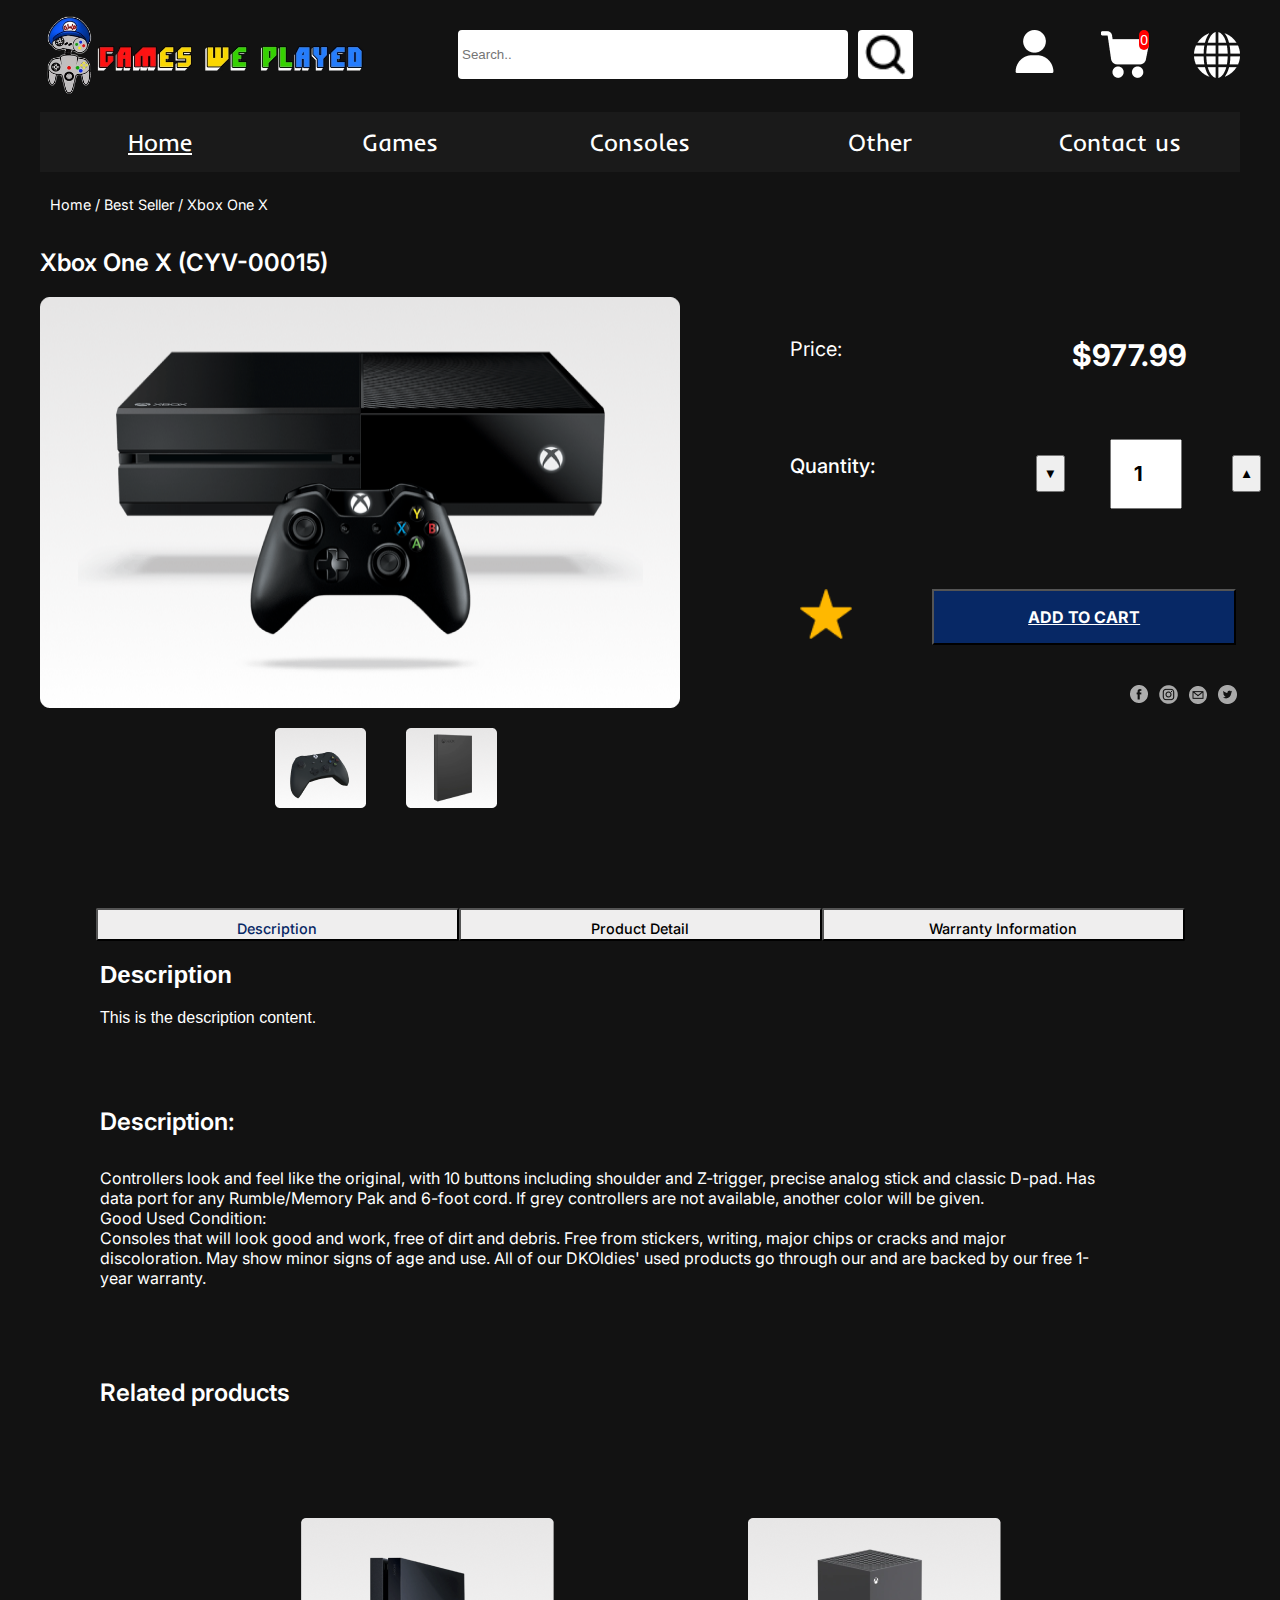
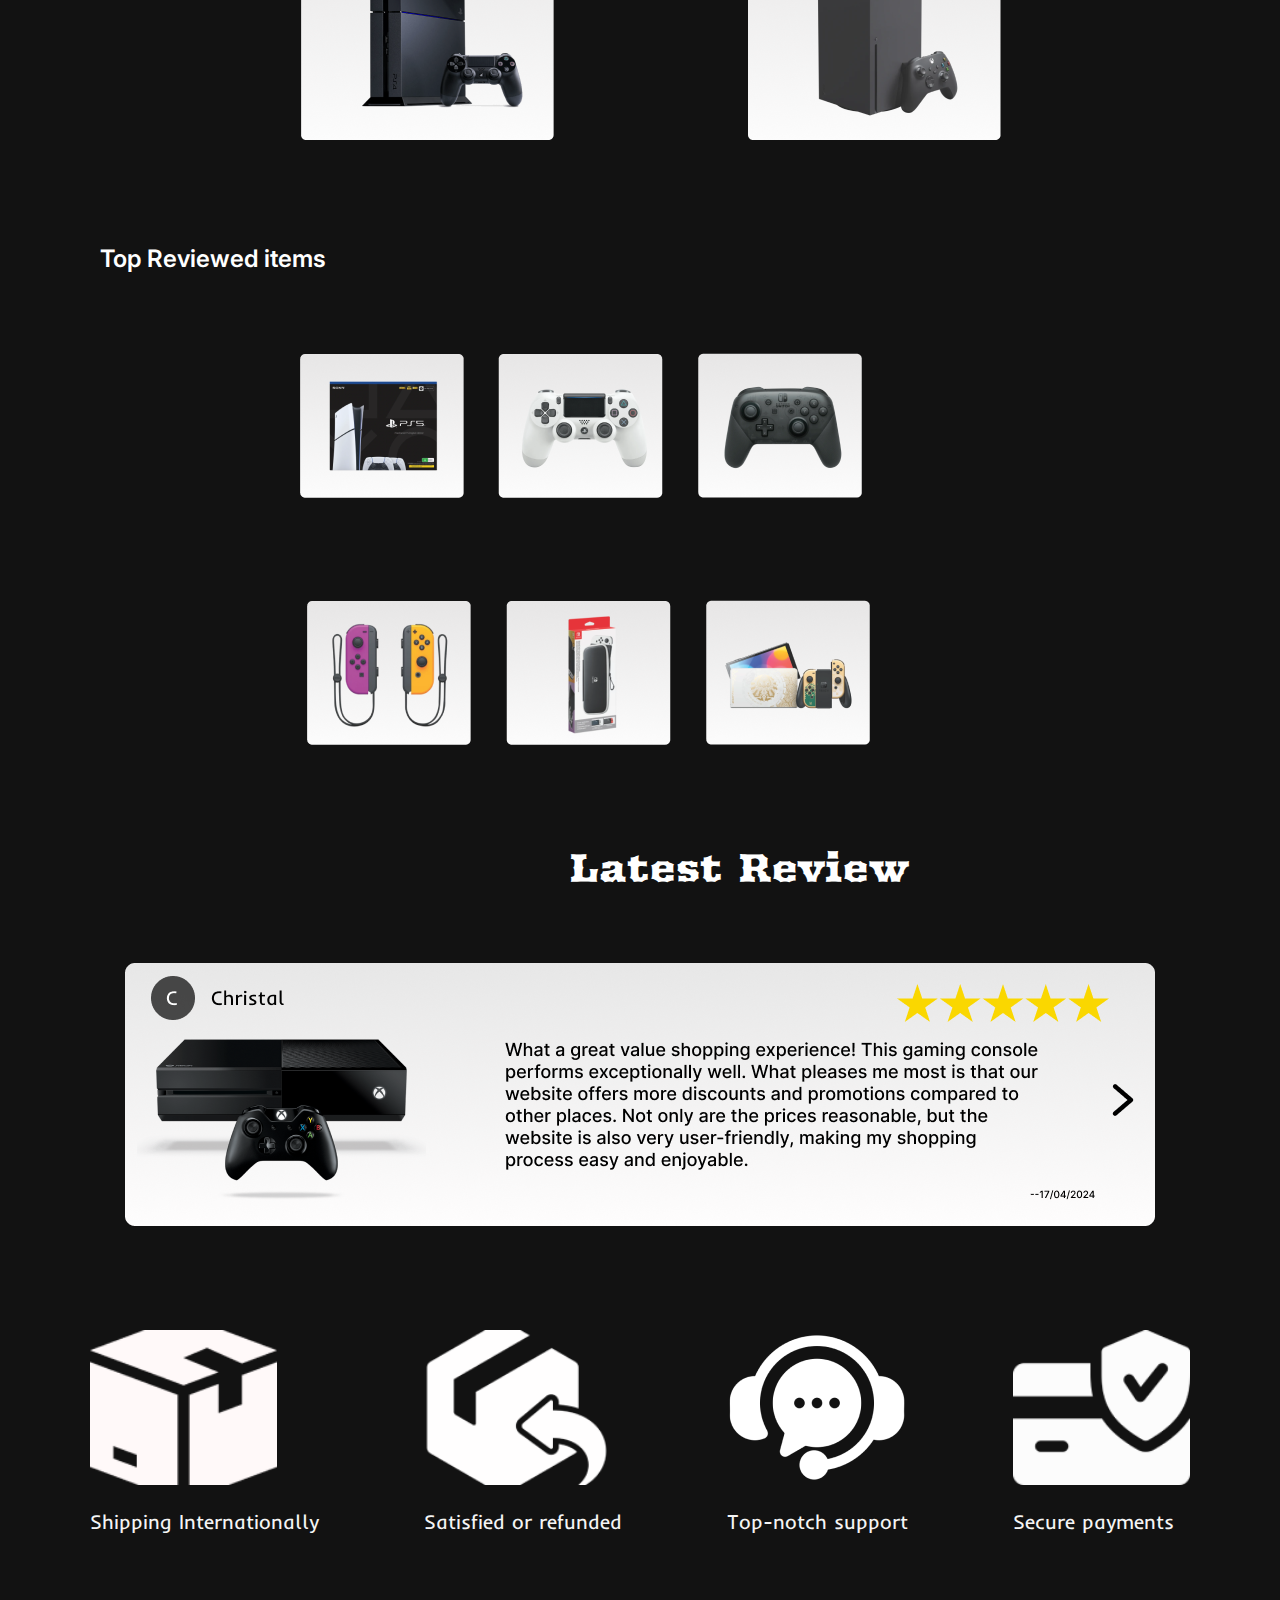
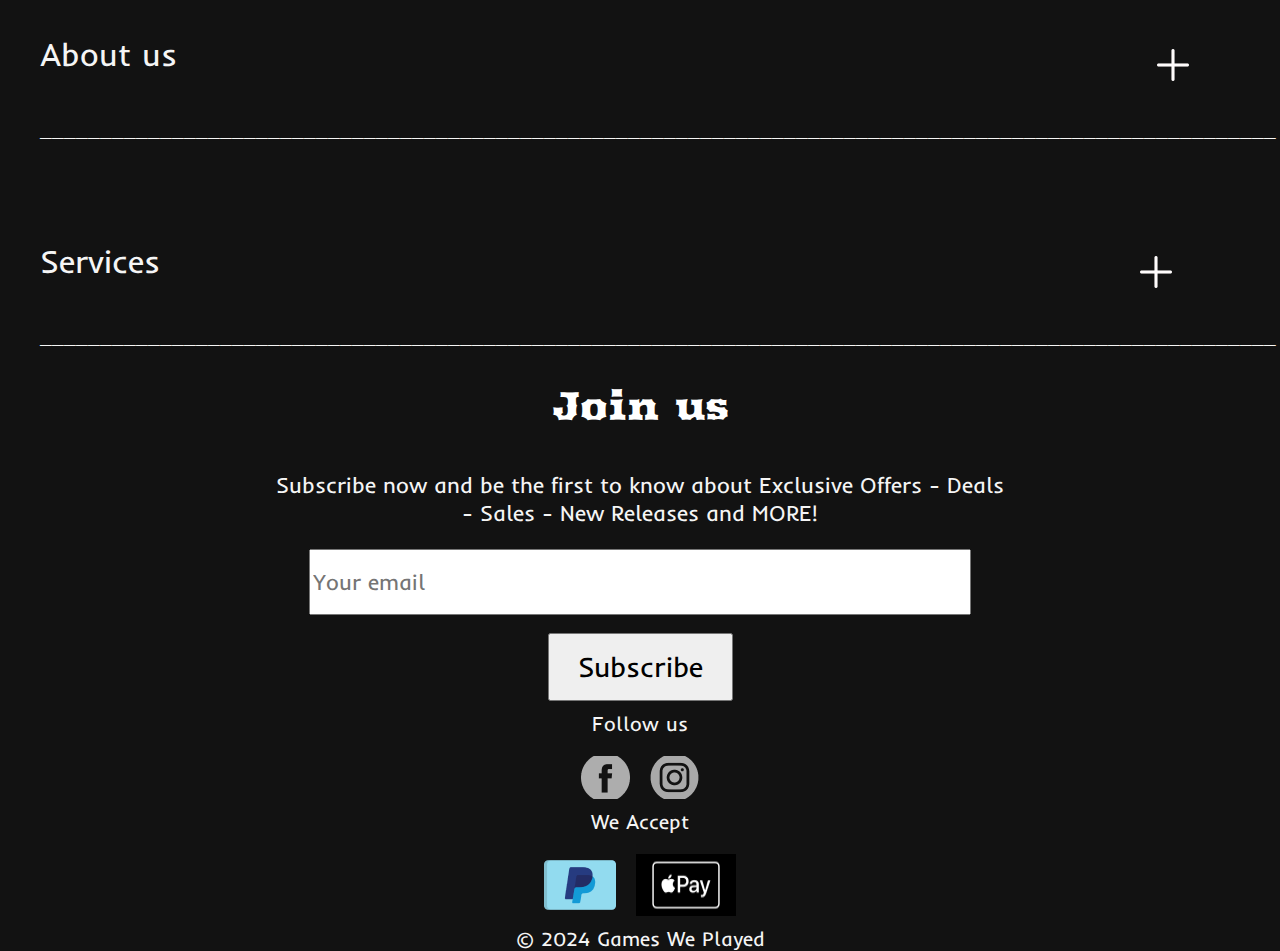
<file: productpage1.html>
<!DOCTYPE html>
<html lang="en">
<head>
    <meta charset="UTF-8">
    <link rel="stylesheet" href="css/style.css">
    <meta name="viewport" content="width=device-width, initial-scale=1.0">
    <title>Simple HTML Page</title>
    <style>
        .popup {
            display: none;
            position: fixed;
            top: 50%;
            left: 50%;
            transform: translate(-50%, -50%);
            background-color: #d2d2d2;
            border: 1px solid #d2d2d2;
            color: #000;
            border-radius: 5px;
            padding: 10px;
            box-shadow: 0 0 4px rgba(0, 0, 0, 0.1);
            z-index: 1000;
            text-align: center;
        }
        @media (max-width: 410px) {
            .popup {
                top:800px;
                left: 600px;
            }
            body {
                height: 1400px!important;
            }
        }
        .tabs {
            display: flex;
        }

        .tab, .tabactive {
            padding: 10px 20px;
            cursor: pointer;
        }

        .tabactive {
            background-color: #007bff;
            color: white;
        }
        body{
            height: 1750px;
        }
        .tab {
            background-color: #f1f1f1;
            color: black;
        }

        .content {
            display: none;
            margin-top: 20px;
        }

        .content.active {
            display: block;
        }
    </style>
    <link rel="stylesheet" href="css/mobile-style.css">
</head>
<style>
    @import url('https://fonts.googleapis.com/css2?family=Inder&display=swap');
    @import url('https://fonts.googleapis.com/css2?family=Arbutus&display=swap');
    @import url('https://fonts.googleapis.com/css2?family=Inter:wght@100..900&display=swap');

</style>
</style>
<body>
<div>
    <div class="searchbar">
        <a href="index.html"><img src="image/shoptitle_300x@2x.avif" alt="logo" class="logo"></a>
        <input type="text" placeholder="Search..">
        <img src="image/image 18.png" alt="search icon" class="search">
        <img src="image/user 2.png" alt="user" class="user">
        <div class="cart-container">
            <div style="position: relative">
                <img src="image/cart (1) 2.png" alt="cart" class="cart">
                <div id="count"
                     style="position: absolute;
                     right: 0;top: 30px;
                     border-radius: 8px;
                     padding: 2px 1px;
                     font-size: 14px;
                     background-color: red;
                       text-align: center;"
                >
                </div>
            </div>
        </div>
        <script>
            const count = document.getElementById("count")
            count.innerText = 0
        </script>
        <img src="image/world 2.png" alt="language" class=language>
    </div>
</div>
<div>
    <div class="searchbar_mobile">
        <div style="display: flex;justify-content:space-between;width: 1200px;">
            <a href="index.html">
                <img style="height: 120px;width: 500px" src="image/shoptitle_300x@2x.avif" alt="logo" class="logo"></a>
            <div style="display: flex">
                <img src="image/user 2.png" style="height: 80px;width: 80px" alt="user" class="user">
                <div class="cart-container">
                    <div style="position: relative">
                        <img src="image/cart (1) 2.png" style="height: 80px;width: 80px" alt="cart" class="cart">
                        <div id="count1"
                             style="position: absolute;
                     right: 0;top: 30px;
                     border-radius: 8px;
                     padding: 4px 2px;
                     font-size: 18px;
                     background-color: red;
                       text-align: center;"
                        >
                        </div>
                    </div>
                </div>
                <img
                        style="height: 80px;width: 80px"
                        src="image/world 2.png" alt="language" class=language>
            </div>
        </div>

        <script>
            const count1 = document.getElementById("count1")
            count1.innerText = 0
        </script>
        <div style="display: flex;width: 1200px;justify-content: space-between">
          
            <div style="display: flex;">
                <img src="icon/menu.png" height="80" width="80"/>
                <div class="searchbar-mo" style="display: flex">
                    <input placeholder="Search..">
                    
                </div>
        </div>
    </div>

</div>

<div class="navigationbar">
    <ul>
        <li><a href=index.html>Home</a></li>
        <li>Games</li>
        <li>Consoles</li>
        <li>Other</li>
        <li>Contact us</li>
    </ul>
</div>
<div class="title">
    <p>Home / Best Seller / Xbox One X</p>
</div>
<div id="popup" class="popup">
    <img style="margin: 10px 30px 0 50px;width: 120px;" src="icon/minimum.png"/>
  ]
    Minimum quantity 1
</div>
<div class="productdetail">
    <h3>Xbox One X (CYV-00015)</h3>
    <div class="productinfo">
        <img src="image/product1.png" alt="Xbox One X">
        <div class="Horizon">
            <div class="price">
                <p>Price:</p>
                <h4>$977.99</h4>
            </div>
            <div class="quantity-container">
                <p>Quantity:</p>
                <div class="button">
                    <button id="decrease" class="quantity-button decrease">▼</button>
                    <input type="number" id="quantity" name="quantity" value="1" min="1">
                    <button id="increase" class="quantity-button increase">▲</button>

                    <script>
                        document.addEventListener('DOMContentLoaded', (event) => {
                            const decreaseButton = document.getElementById('decrease');
                            const increaseButton = document.getElementById('increase');
                            const quantityInput = document.getElementById('quantity');
                            var popup = document.getElementById('popup');
                            decreaseButton.addEventListener('click', () => {
                                let currentValue = parseInt(quantityInput.value);
                                if (currentValue > 1) {
                                    quantityInput.value = currentValue - 1;
                                } else {
                                    popup.style.display = 'block';
                                    setTimeout(function () {
                                        popup.style.display = 'none';
                                    }, 1500);
                                }
                            });

                            increaseButton.addEventListener('click', () => {
                                let currentValue = parseInt(quantityInput.value);
                                quantityInput.value = currentValue + 1;
                            });
                        });

                    </script>
                </div>
            </div>
            <div class="cartandbuy">
                <img src="image/Star 20.png">
                <button class="add-to-cart"><a href=checkout1.html>ADD TO CART</a></button>
            </div>
            <img id="icons" src="image/shared icon.png">
        </div>

    </div>

</div>
<div class="productdetail-mobile">
    <h3>Xbox One X (CYV-00015)</h3>
    <div class="productinfo">
        <img src="image/Group 140.png" alt="Xbox One X" >

    </div>
    <div class="detailpicture-mobile" style=" margin-left: 350px; margin-top:20px; display: flex; width: 10rem; height: 10rem;">
        <img src="image/detail1.png" style="margin: 0 50px">
        <img src="image/detail2.png" style="margin: 0 10px">
    </div>
    <div class="Horizon">
        <div class="price">
            <p>Price:</p>
            <h4>$977.99</h4>
        </div>

        <div class="quantity-container">
            <p>Quantity:</p>
            <div class="button">
                <button id="decrease1" class="quantity-button decrease">▼</button>
                <input type="number" id="quantity1" name="quantity" value="1" min="1">
                <button id="increase1" class="quantity-button increase">▲</button>

                <script>
                    document.addEventListener('DOMContentLoaded', (event) => {
                        const decreaseButton1 = document.getElementById('decrease1');
                        const increaseButton1 = document.getElementById('increase1');
                        const quantityInput1 = document.getElementById('quantity1');
                        var popup = document.getElementById('popup');
                        decreaseButton1.addEventListener('click', () => {
                            let currentValue = parseInt(quantityInput1.value);
                            if (currentValue > 1) {
                                quantityInput1.value = currentValue - 1;
                            } else {
                                popup.style.display = 'block';
                                setTimeout(function () {
                                    popup.style.display = 'none';
                                }, 1500);
                            }
                        });

                        increaseButton1.addEventListener('click', () => {
                            let currentValue = parseInt(quantityInput1.value);
                            quantityInput1.value = currentValue + 1;
                        });
                    });

                </script>
            </div>
        </div>
        <div class="cartandbuy">
            <img src="image/Star 20.png">
            <button class="add-to-cart"><a href=checkout1.html>ADD TO CART</a></button>
        </div>
        <img id="icons" src="image/shared icon.png">
    </div>

</div>
<div class="detailpicture">
    <img src="image/detail1.png">
    <img src="image/detail2.png">
</div>
<div class="tabs">
    <button class="tabactive" onclick="showContent('description')">Description</button>
    <button class="tab" onclick="showContent('product-detail')">Product Detail</button>
    <button class="tab" onclick="showContent('warranty-info')">Warranty Information</button>
</div>
<div class="tabs—content">
    <div id="description" class="content active">
        <h2>Description</h2>
        <p>This is the description content.</p>
    </div>
    <div id="product-detail" class="content">
        <h2>Product Detail</h2>
        <p>This is the product detail content.</p>
    </div>
    <div id="warranty-info" class="content">
        <h2>Warranty Information</h2>
        <p>This is the warranty information content.</p>
    </div>
</div>
<script>
    function showContent(id) {
        // Remove 'active' class from all tab buttons
        const tabs = document.querySelectorAll('.tabs .tab, .tabs .tabactive');
        tabs.forEach(tab => {
            tab.classList.remove('tabactive');
            tab.classList.add('tab');
        });

        // Add 'active' class to the clicked tab button
        const activeTab = document.querySelector(`button[onclick="showContent('${id}')"]`);
        activeTab.classList.remove('tab');
        activeTab.classList.add('tabactive');

        // Hide all content
        const contents = document.querySelectorAll('.content');
        contents.forEach(content => {
            content.classList.remove('active');
        });

        // Show the clicked content
        const activeContent = document.getElementById(id);
        activeContent.classList.add('active');
    }

</script>

<div class="description">
    <h4>Description:</h4>
    <p>Controllers look and feel like the original, with 10 buttons including shoulder and Z-trigger, precise analog
        stick and classic D-pad. Has data port for any Rumble/Memory Pak and 6-foot cord. If grey controllers are not
        available, another color will be given.<br>
        Good Used Condition:
        <br>Consoles that will look good and work, free of dirt and debris. Free from stickers, writing, major chips or
        cracks and major discoloration. May show minor signs of age and use. All of our DKOldies' used products go
        through our and are backed by our free 1-year warranty.</p>
</div>
<div class="related-products">
    <h4>Related products</h4>
    <div class="relatedpicture">
        <img src="image/related1.png" alt="Product 2">
        <img src="image/related2.png" alt="Product 3">
    </div>
</div>
<div class="top-reviewed-items">
    <h4>Top Reviewed items</h4>
    <div class="reviewed-items-list">
        <div class="section">
            <img src="image/top1.png" alt="Review 1">
            <img src="image/top2.png" alt="Review 2">
            <img src="image/top3.png" alt="Review 3">
        </div>
        <div class="section">
            <br>
            <img src="image/top4.png" alt="Review 4">
            <img src="image/top5.png" alt="Review 5">
            <img src="image/top6.png" alt="Review 6">
        </div>
    </div>
</div>
<div class="review">
    <h6>Latest Review</h6>
    <img src="image/Group 156.png">
</div>

<footer>

    <div class="footer">
        <div class="icons">
            <div>
                <img src="image/box 1.png" alt="Shipping Internationally">
                <p>Shipping Internationally</p>
            </div>
            <div>
                <img src="image/return-box 1.png" alt="Satisfied or refunded">
                <p>Satisfied or refunded</p>
            </div>
            <div>
                <img src="image/customer-service 1.png" alt="Top-notch support">
                <p>Top-notch support</p>
            </div>
            <div>
                <img src="image/credit-card 1.png" alt="Secure payments">
                <p>Secure payments</p>
            </div>
        </div>

        <div class="footer-section">
            <div class="about-us">
                <h3>About us</h3>
                <img class="plus" src="image/plus.png">
            </div>
            <p>
                _______________________________________________________________________________________________________</p>

        </div>
        <div class="footer-section">
            <div class="services">
                <h3>Services</h3>
                <img class="plus" src="image/plus.png">
            </div>
            <p>
                _______________________________________________________________________________________________________</p>

        </div>
        <div class="subscribe">
            <h2>Join us</h2>
            <p>Subscribe now and be the first to know about Exclusive Offers - Deals <br>- Sales - New Releases and
                MORE!</p>
            <input type="email" placeholder="Your email"><br>
            <button>Subscribe</button>
        </div>
        <div class="footer-section">
            <p>Follow us</p>
            <div class="social">
                <img src="image/facebook 2.png" alt="Facebook">
                <img src="image/instagram 1.png" alt="Instagram">
            </div>
        </div>
        <div class="footer-section">
            <p>We Accept</p>
            <div class="payment">
                <img src="image/PEYOAL.png" alt="PayPal">
                <img src="image/APPLE PAY.png" alt="Apple Pay">
            </div>
            <p>&copy; 2024 Games We Played</p>
        </div>
    </div>
    </div>


</footer>
</body>
</html>
</file>
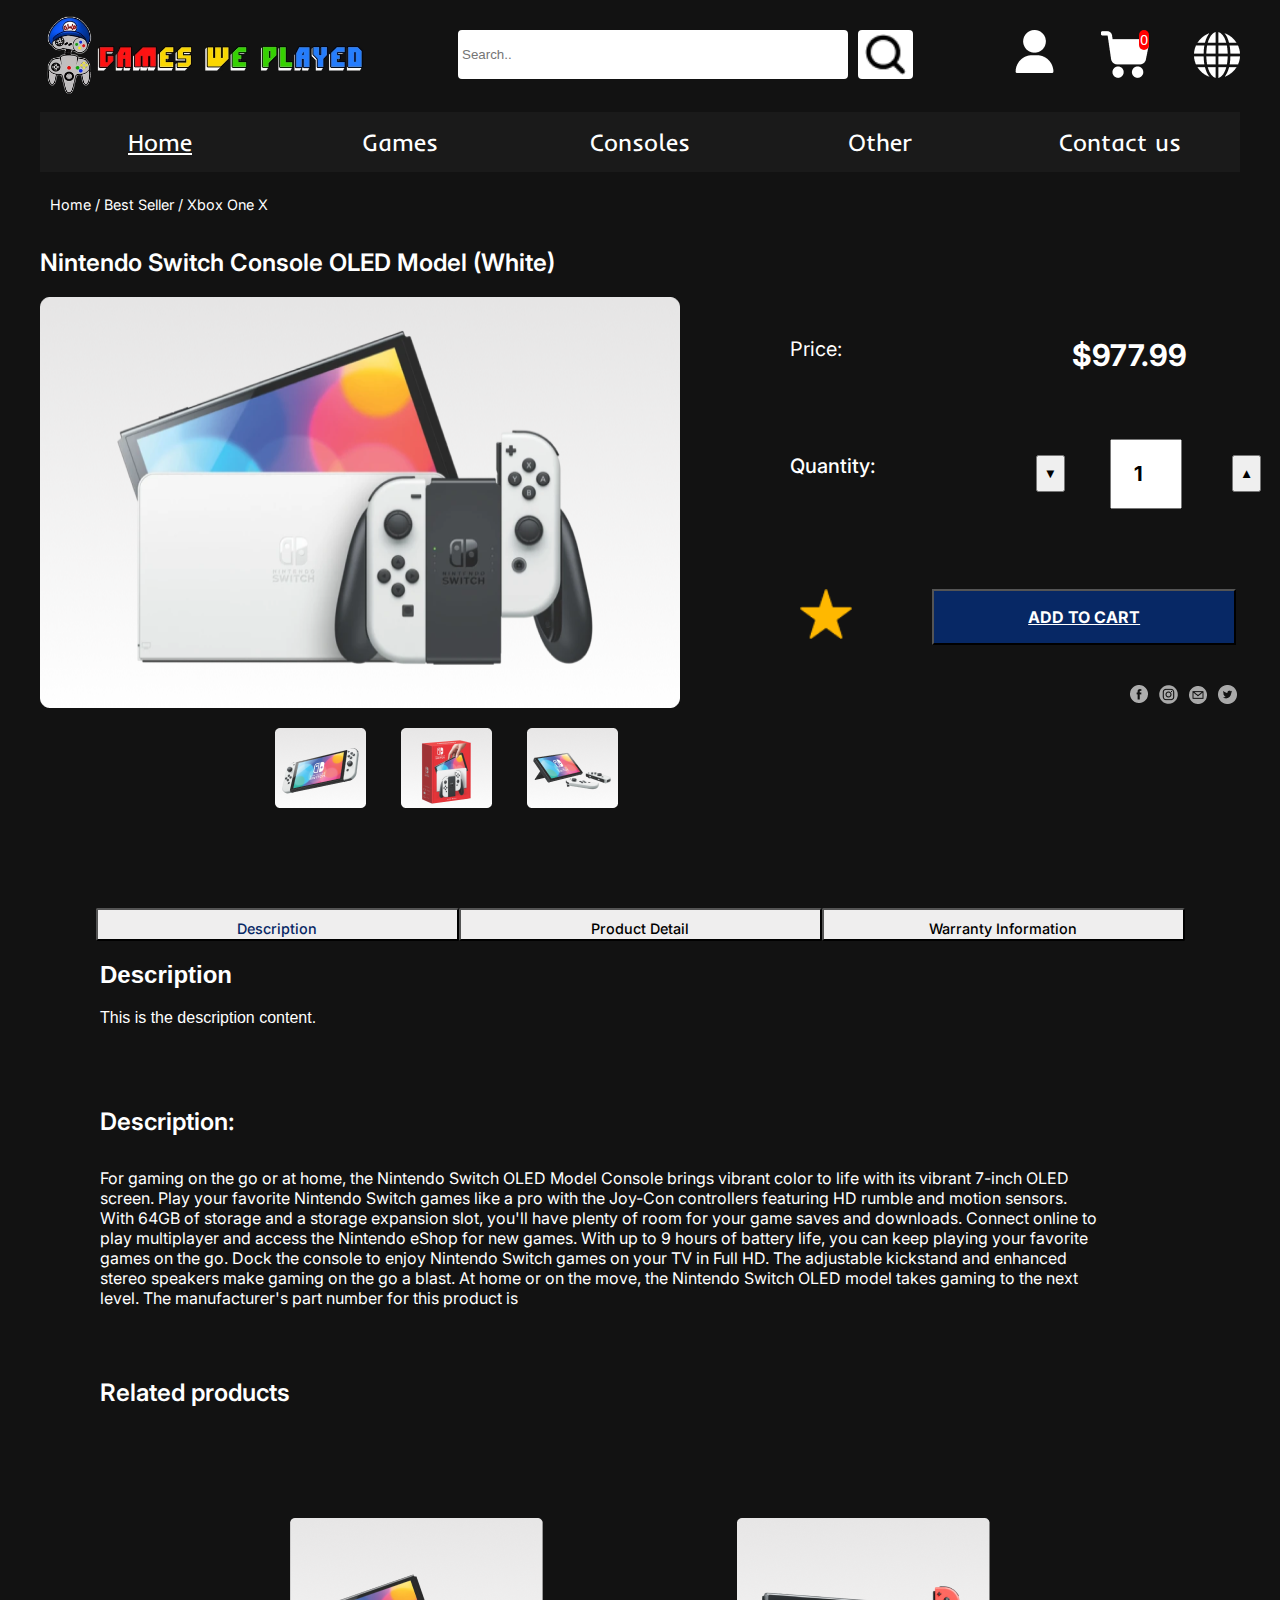
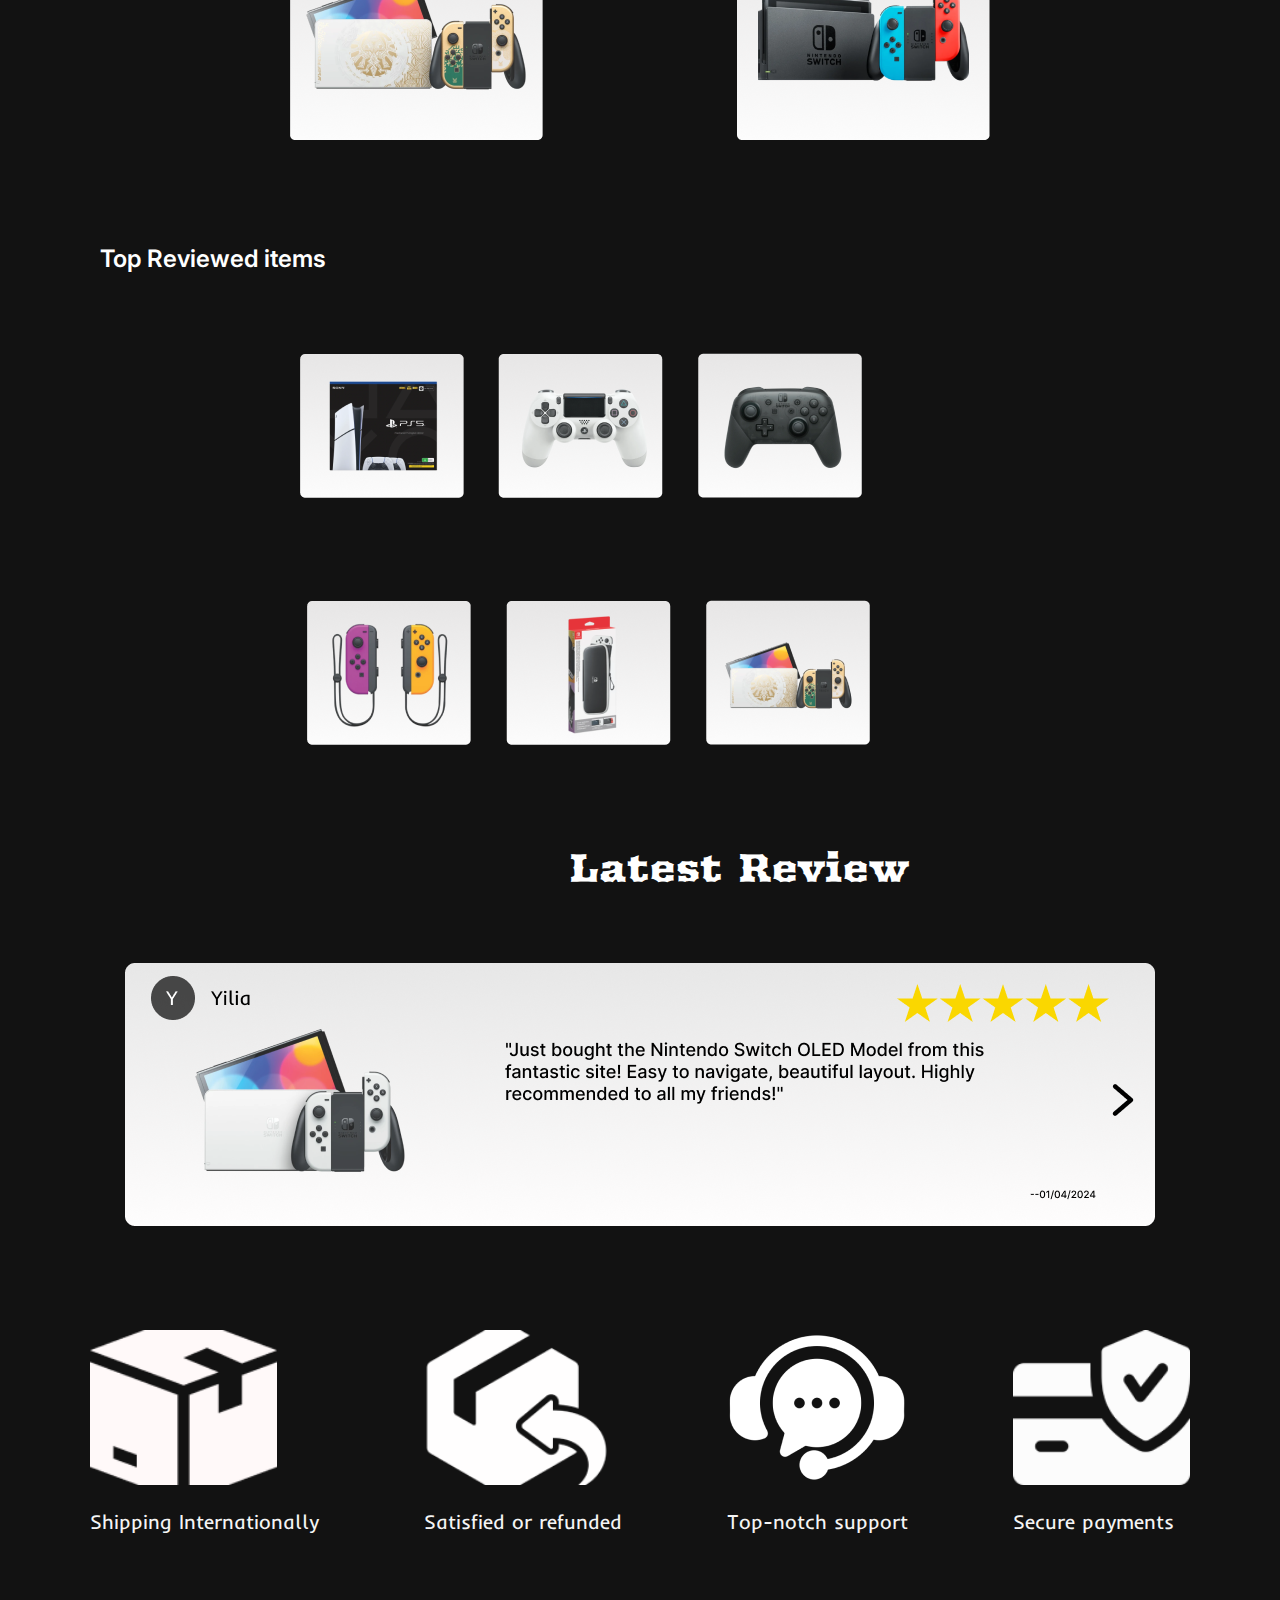
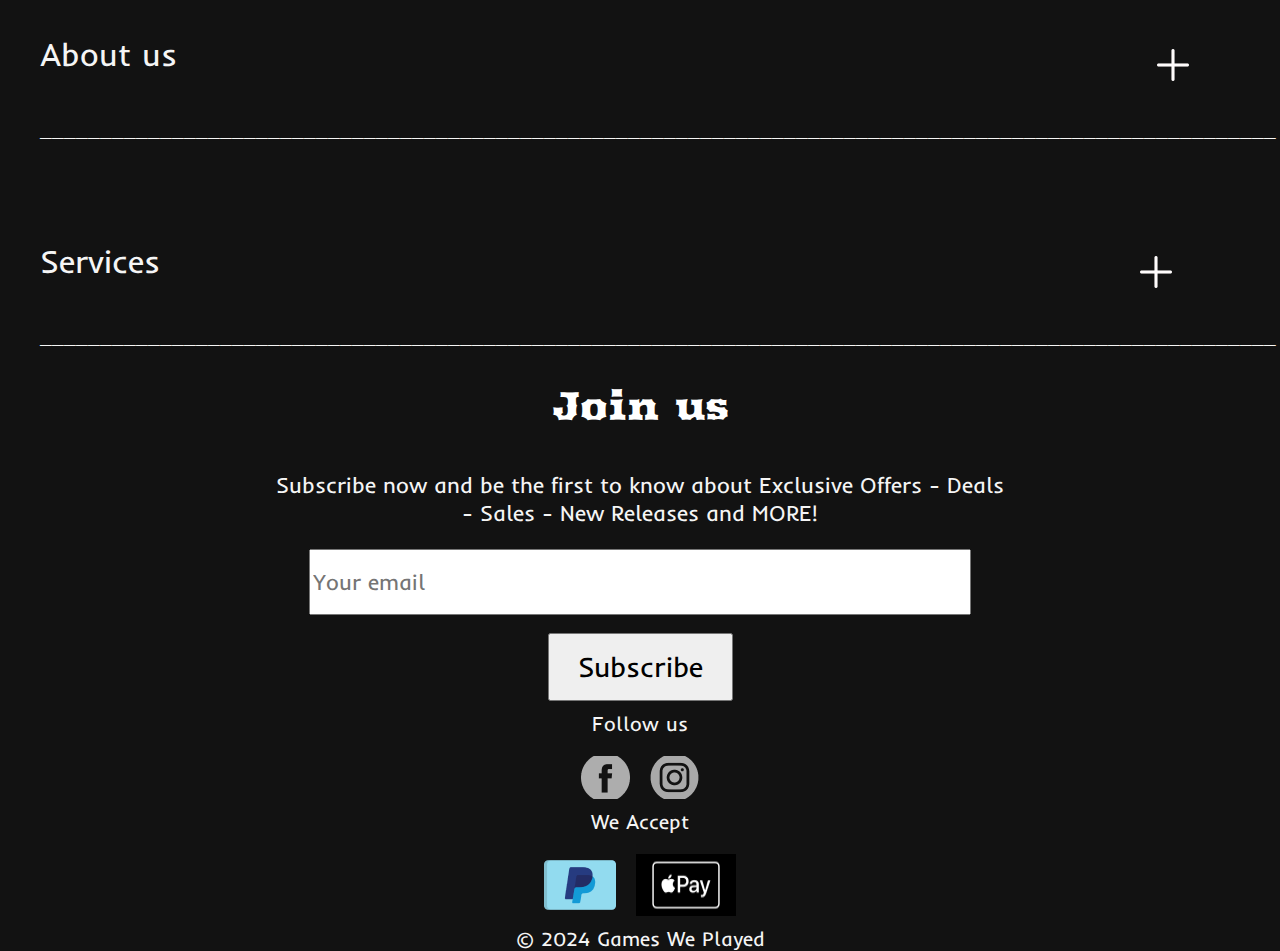
<file: productpage2.html>
<!DOCTYPE html>
<html lang="en">
<head>
    <meta charset="UTF-8">
    <link rel="stylesheet" href="css/style.css">
    <meta name="viewport" content="width=device-width, initial-scale=1.0">
    <title>Simple HTML Page</title>
    <style>
        .popup {
            display: none;
            position: fixed;
            top: 50%;
            left: 50%;
            transform: translate(-50%, -50%);
            background-color: #d2d2d2;
            border: 1px solid #d2d2d2;
            color: #000;
            border-radius: 5px;
            padding: 10px;
            box-shadow: 0 0 4px rgba(0, 0, 0, 0.1);
            z-index: 1000;
            text-align: center;
        }

        .tabs {
            display: flex;
        }

        .tab, .tabactive {
            padding: 10px 20px;
            cursor: pointer;
        }

        .tabactive {
            background-color: #007bff;
            color: white;
        }

        .tab {
            background-color: #f1f1f1;
            color: black;
        }

        .content {
            display: none;
            margin-top: 20px;
        }

        .content.active {
            display: block;
        }
        body{
            height: 2350px;
        }
        @media (max-width: 410px) {
            .popup {
                top:800px;
                left: 600px;
            }
            body {
                height: 1200px!important;
            }
        }
    </style>
    <link rel="stylesheet" href="css/mobile-style.css">
</head>
<style>
    @import url('https://fonts.googleapis.com/css2?family=Inder&display=swap');
    @import url('https://fonts.googleapis.com/css2?family=Arbutus&display=swap');
    @import url('https://fonts.googleapis.com/css2?family=Inter:wght@100..900&display=swap');

</style>
</style>
<body>
<div>
    <div class="searchbar">
        <a href="index.html"><img src="image/shoptitle_300x@2x.avif" alt="logo" class="logo"></a>
        <input type="text" placeholder="Search..">
        <img src="image/image 18.png" alt="search icon" class="search">
        <img src="image/user 2.png" alt="user" class="user">
        <div class="cart-container">
            <div style="position: relative">
                <img src="image/cart (1) 2.png" alt="cart" class="cart">
                <div id="count"
                     style="position: absolute;
                     right: 0;top: 30px;
                     border-radius: 8px;
                     padding: 2px 1px;
                     font-size: 14px;
                     background-color: red;
                       text-align: center;"
                >
                </div>
            </div>
        </div>
        <script>
            const count = document.getElementById("count")
            count.innerText = 0
        </script>
        <img src="image/world 2.png" alt="language" class=language>
    </div>
</div>
<div>
    <div class="searchbar_mobile" >
        <div style="display: flex;justify-content:space-between;width: 1200px;">
            <a href="index.html">
                <img style="height: 120px;width: 500px" src="image/shoptitle_300x@2x.avif" alt="logo" class="logo"></a>
            <div style="display: flex">
                <img src="image/user 2.png" style="height: 80px;width: 80px" alt="user" class="user">
                <div class="cart-container">
                    <div style="position: relative">
                        <img src="image/cart (1) 2.png" style="height: 80px;width: 80px" alt="cart" class="cart">
                        <div id="count1"
                             style="position: absolute;
                     right: 0;top: 30px;
                     border-radius: 8px;
                     padding: 4px 2px;
                     font-size: 18px;
                     background-color: red;
                       text-align: center;"
                        >
                        </div>
                    </div>
                </div>
                <img
                        style="height: 80px;width: 80px"
                        src="image/world 2.png" alt="language" class=language>
            </div>
        </div>

        <script>
            const count1 = document.getElementById("count1")
            count1.innerText = 0
        </script>
        <div style="display: flex;width: 1200px;justify-content: space-between">
          
            <div style="display: flex;">
                <img src="icon/menu.png" height="80" width="80"/>
                <div class="searchbar-mo" style="display: flex">
                    <input placeholder="Search..">
                    
                </div>
        </div>
    </div>

</div>

<div class="navigationbar">
    <ul>
        <li><a href=index.html>Home</a></li>
        <li>Games</li>
        <li>Consoles</li>
        <li>Other</li>
        <li>Contact us</li>
    </ul>
</div>
<div class="title">
    <p>Home / Best Seller / Xbox One X</p>
</div>
<div id="popup" class="popup">
    <img style="margin: 10px 30px 0 50px;width: 120px;" src="icon/minimum.png"/>
    <p/>
    Minimum quantity 1
</div>
<div class="productdetail">
    <h3>Nintendo Switch Console OLED Model (White)</h3>
    <div class="productinfo">
        <img src="image/product2.png" alt="Xbox One X">
        <div class="Horizon">
            <div class="price">
                <p>Price:</p>
                <h4>$977.99</h4>
            </div>

            <div class="quantity-container">
                <p>Quantity:</p>
                <div class="button">
                    <button id="decrease" class="quantity-button decrease">▼</button>
                    <input type="number" id="quantity" name="quantity" value="1" min="1">
                    <button id="increase" class="quantity-button increase">▲</button>

                    <script>
                        document.addEventListener('DOMContentLoaded', (event) => {
                            const decreaseButton = document.getElementById('decrease');
                            const increaseButton = document.getElementById('increase');
                            const quantityInput = document.getElementById('quantity');
                            var popup = document.getElementById('popup');
                            decreaseButton.addEventListener('click', () => {
                                let currentValue = parseInt(quantityInput.value);
                                if (currentValue > 1) {
                                    quantityInput.value = currentValue - 1;
                                } else {
                                    popup.style.display = 'block';
                                    setTimeout(function () {
                                        popup.style.display = 'none';
                                    }, 1500);
                                }
                            });

                            increaseButton.addEventListener('click', () => {
                                let currentValue = parseInt(quantityInput.value);
                                quantityInput.value = currentValue + 1;
                            });
                        });

                    </script>
                </div>
            </div>
            <div class="cartandbuy">
                <img src="image/Star 20.png">
                <button class="add-to-cart"><a href=checkout2.html>ADD TO CART</a></button>
            </div>
            <img id="icons" src="image/shared icon.png">
        </div>
    </div>

</div>
<div class="productdetail-mobile">
    <h3>Nintendo Switch Console OLED Model (White)</h3>
    <div class="productinfo">
        <img src="image/product2.png" alt="Xbox One X">

    </div>
    <div class="detailpicture-mobile" style=" margin-top:30px;margin-left: 300px; margin-top:20px; display: flex; width: 10rem; height: 10rem;">
        <img src="image/detailed2.1.png" style="margin: 0 10px">
        <img src="image/detailed2.2.png" style="margin: 0 10px">
        <img src="image/detailed2.3.png" style="margin: 0 10px">
    </div>
    <div class="Horizon">
        <div class="price">
            <p>Price:</p>
            <h4>$977.99</h4>
        </div>

        <div class="quantity-container">
            <p>Quantity:</p>
            <div class="button">
                <button id="decrease1" class="quantity-button decrease">▼</button>
                <input type="number" id="quantity1" name="quantity" value="1" min="1">
                <button id="increase1" class="quantity-button increase">▲</button>

                <script>
                    document.addEventListener('DOMContentLoaded', (event) => {
                        const decreaseButton1 = document.getElementById('decrease1');
                        const increaseButton1 = document.getElementById('increase1');
                        const quantityInput1 = document.getElementById('quantity1');
                        var popup = document.getElementById('popup');
                        decreaseButton1.addEventListener('click', () => {
                            let currentValue = parseInt(quantityInput1.value);
                            if (currentValue > 1) {
                                quantityInput1.value = currentValue - 1;
                            } else {
                                popup.style.display = 'block';
                                setTimeout(function () {
                                    popup.style.display = 'none';
                                }, 1500);
                            }
                        });

                        increaseButton1.addEventListener('click', () => {
                            let currentValue = parseInt(quantityInput1.value);
                            quantityInput1.value = currentValue + 1;
                        });
                    });

                </script>
            </div>
        </div>
        <div class="cartandbuy">
            <img src="image/Star 20.png">
            <button class="add-to-cart"><a href=checkout2.html>ADD TO CART</a></button>
        </div>
        <img id="icons" src="image/shared icon.png">
    </div>

</div>
<div class="detailpicture">
    <img src="image/detailed2.1.png">
    <img src="image/detailed2.2.png">
    <img src="image/detailed2.3.png">
</div>
<div class="tabs">
    <button class="tabactive" onclick="showContent('description')">Description</button>
    <button class="tab" onclick="showContent('product-detail')">Product Detail</button>
    <button class="tab" onclick="showContent('warranty-info')">Warranty Information</button>
</div>
<div class="tabs—content">
    <div id="description" class="content active">
        <h2>Description</h2>
        <p>This is the description content.</p>
    </div>
    <div id="product-detail" class="content">
        <h2>Product Detail</h2>
        <p>This is the product detail content.</p>
    </div>
    <div id="warranty-info" class="content">
        <h2>Warranty Information</h2>
        <p>This is the warranty information content.</p>
    </div>
</div>
<script>
    function showContent(id) {
        // Remove 'active' class from all tab buttons
        const tabs = document.querySelectorAll('.tabs .tab, .tabs .tabactive');
        tabs.forEach(tab => {
            tab.classList.remove('tabactive');
            tab.classList.add('tab');
        });

        // Add 'active' class to the clicked tab button
        const activeTab = document.querySelector(`button[onclick="showContent('${id}')"]`);
        activeTab.classList.remove('tab');
        activeTab.classList.add('tabactive');

        // Hide all content
        const contents = document.querySelectorAll('.content');
        contents.forEach(content => {
            content.classList.remove('active');
        });

        // Show the clicked content
        const activeContent = document.getElementById(id);
        activeContent.classList.add('active');
    }

</script>
<div class="description">
    <h4>Description:</h4>
    <p>For gaming on the go or at home, the Nintendo Switch OLED Model Console brings vibrant color to life with its
        vibrant 7-inch OLED screen.
        Play your favorite Nintendo Switch games like a pro with the Joy-Con controllers featuring HD rumble and motion
        sensors. With 64GB of storage and a storage expansion slot, you'll have plenty of room for your game saves and
        downloads.
        Connect online to play multiplayer and access the Nintendo eShop for new games. With up to 9 hours of battery
        life, you can keep playing your favorite games on the go. Dock the console to enjoy Nintendo Switch games on
        your TV in Full HD.
        The adjustable kickstand and enhanced stereo speakers make gaming on the go a blast. At home or on the move, the
        Nintendo Switch OLED model takes gaming to the next level. The manufacturer's part number for this product
        is </p>
</div>
<div class="related-products">
    <h4>Related products</h4>
    <div class="relatedpicture">
        <img src="image/related2.1.png" alt="Product 2">
        <img src="image/related2.2.png" alt="Product 3">
    </div>
</div>
<div class="top-reviewed-items">
    <h4>Top Reviewed items</h4>
    <div class="reviewed-items-list">
        <div class="section">
            <img src="image/top1.png" alt="Review 1">
            <img src="image/top2.png" alt="Review 2">
            <img src="image/top3.png" alt="Review 3">
        </div>
        <div class="section">
            <br>
            <img src="image/top4.png" alt="Review 4">
            <img src="image/top5.png" alt="Review 5">
            <img src="image/top6.png" alt="Review 6">
        </div>
    </div>
</div>
<div class="review">
    <h6>Latest Review</h6>
    <img src="image/Group 166.png">
</div>

<footer>

    <div class="footer">
        <div class="icons">
            <div>
                <img src="image/box 1.png" alt="Shipping Internationally">
                <p>Shipping Internationally</p>
            </div>
            <div>
                <img src="image/return-box 1.png" alt="Satisfied or refunded">
                <p>Satisfied or refunded</p>
            </div>
            <div>
                <img src="image/customer-service 1.png" alt="Top-notch support">
                <p>Top-notch support</p>
            </div>
            <div>
                <img src="image/credit-card 1.png" alt="Secure payments">
                <p>Secure payments</p>
            </div>
        </div>

        <div class="footer-section">
            <div class="about-us">
                <h3>About us</h3>
                <img class="plus" src="image/plus.png">
            </div>
            <p>
                _______________________________________________________________________________________________________</p>

        </div>
        <div class="footer-section">
            <div class="services">
                <h3>Services</h3>
                <img class="plus" src="image/plus.png">
            </div>
            <p>
                _______________________________________________________________________________________________________</p>

        </div>
        <div class="subscribe">
            <h2>Join us</h2>
            <p>Subscribe now and be the first to know about Exclusive Offers - Deals <br>- Sales - New Releases and
                MORE!</p>
            <input type="email" placeholder="Your email"><br>
            <button>Subscribe</button>
        </div>
        <div class="footer-section">
            <p>Follow us</p>
            <div class="social">
                <img src="image/facebook 2.png" alt="Facebook">
                <img src="image/instagram 1.png" alt="Instagram">
            </div>
        </div>
        <div class="footer-section">
            <p>We Accept</p>
            <div class="payment">
                <img src="image/PEYOAL.png" alt="PayPal">
                <img src="image/APPLE PAY.png" alt="Apple Pay">
            </div>
            <p>&copy; 2024 Games We Played</p>
        </div>
    </div>
    </div>


</footer>
</body>
</html>
</file>
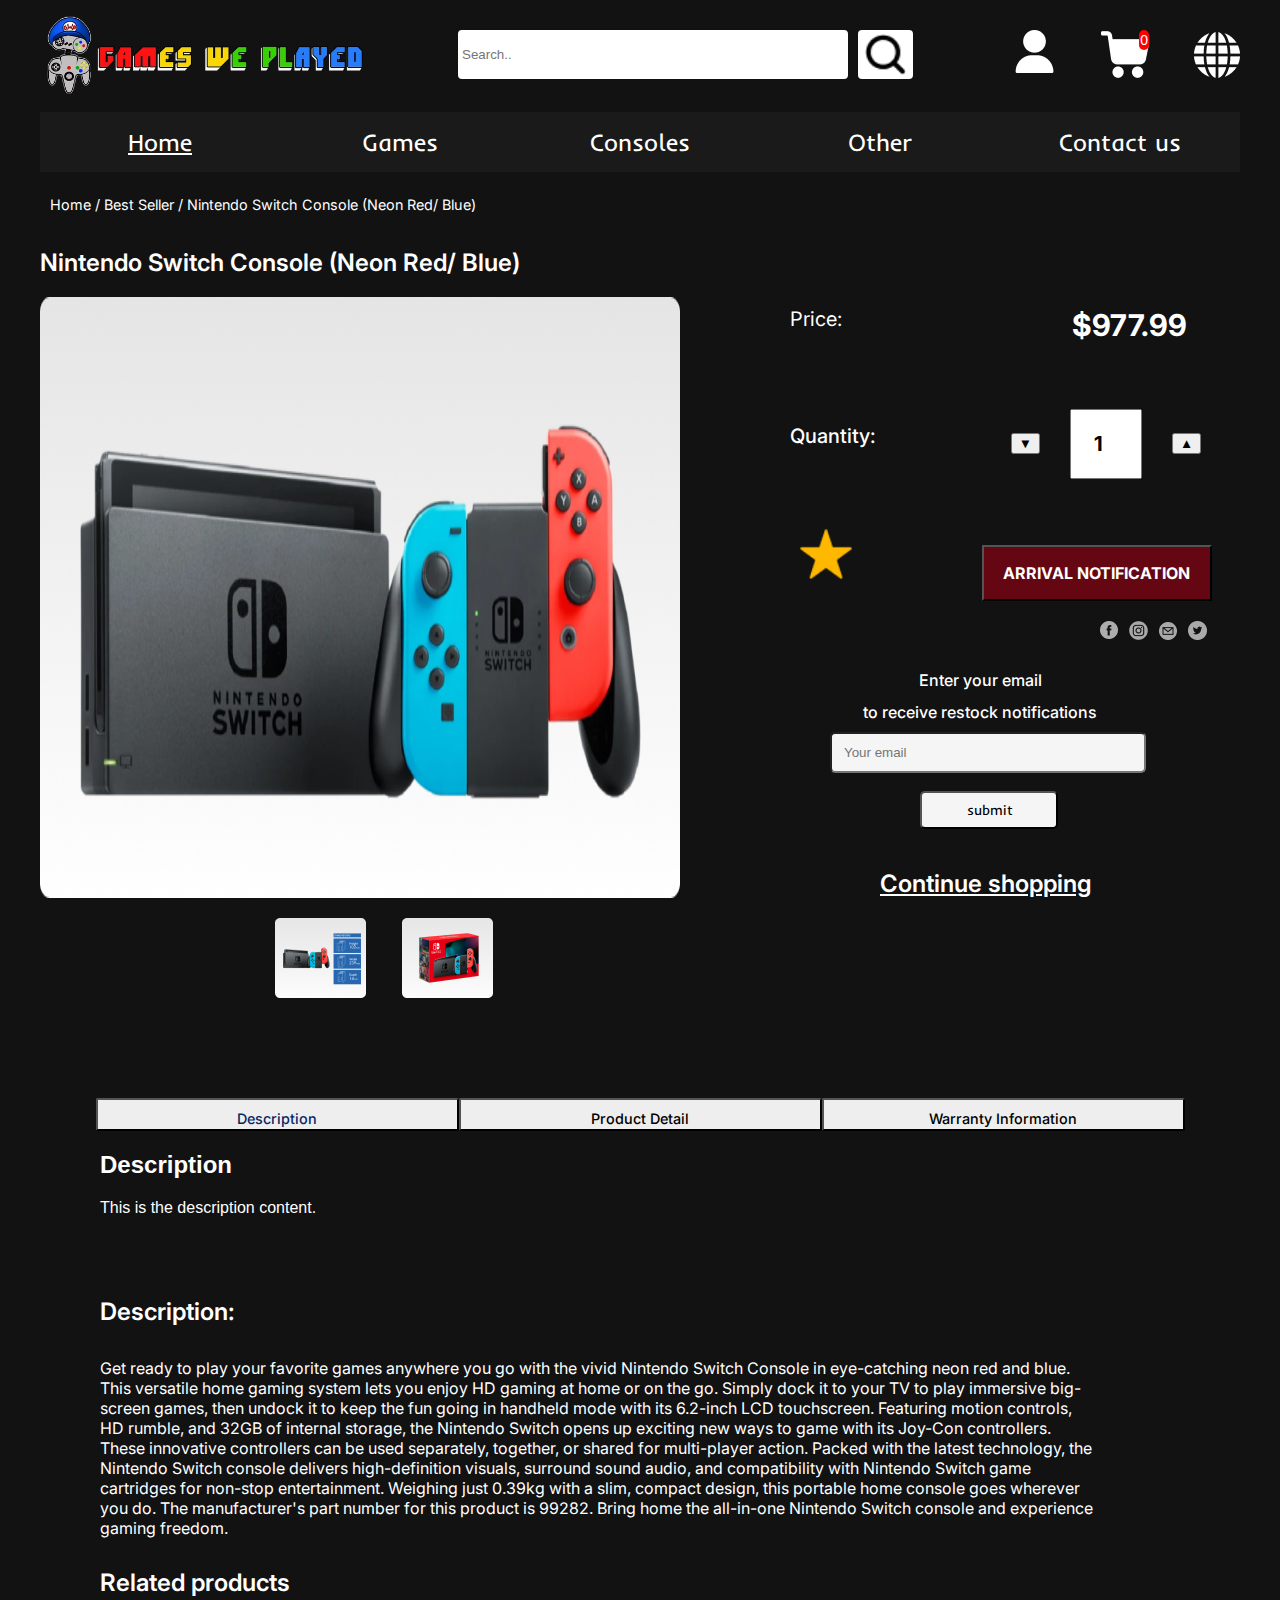
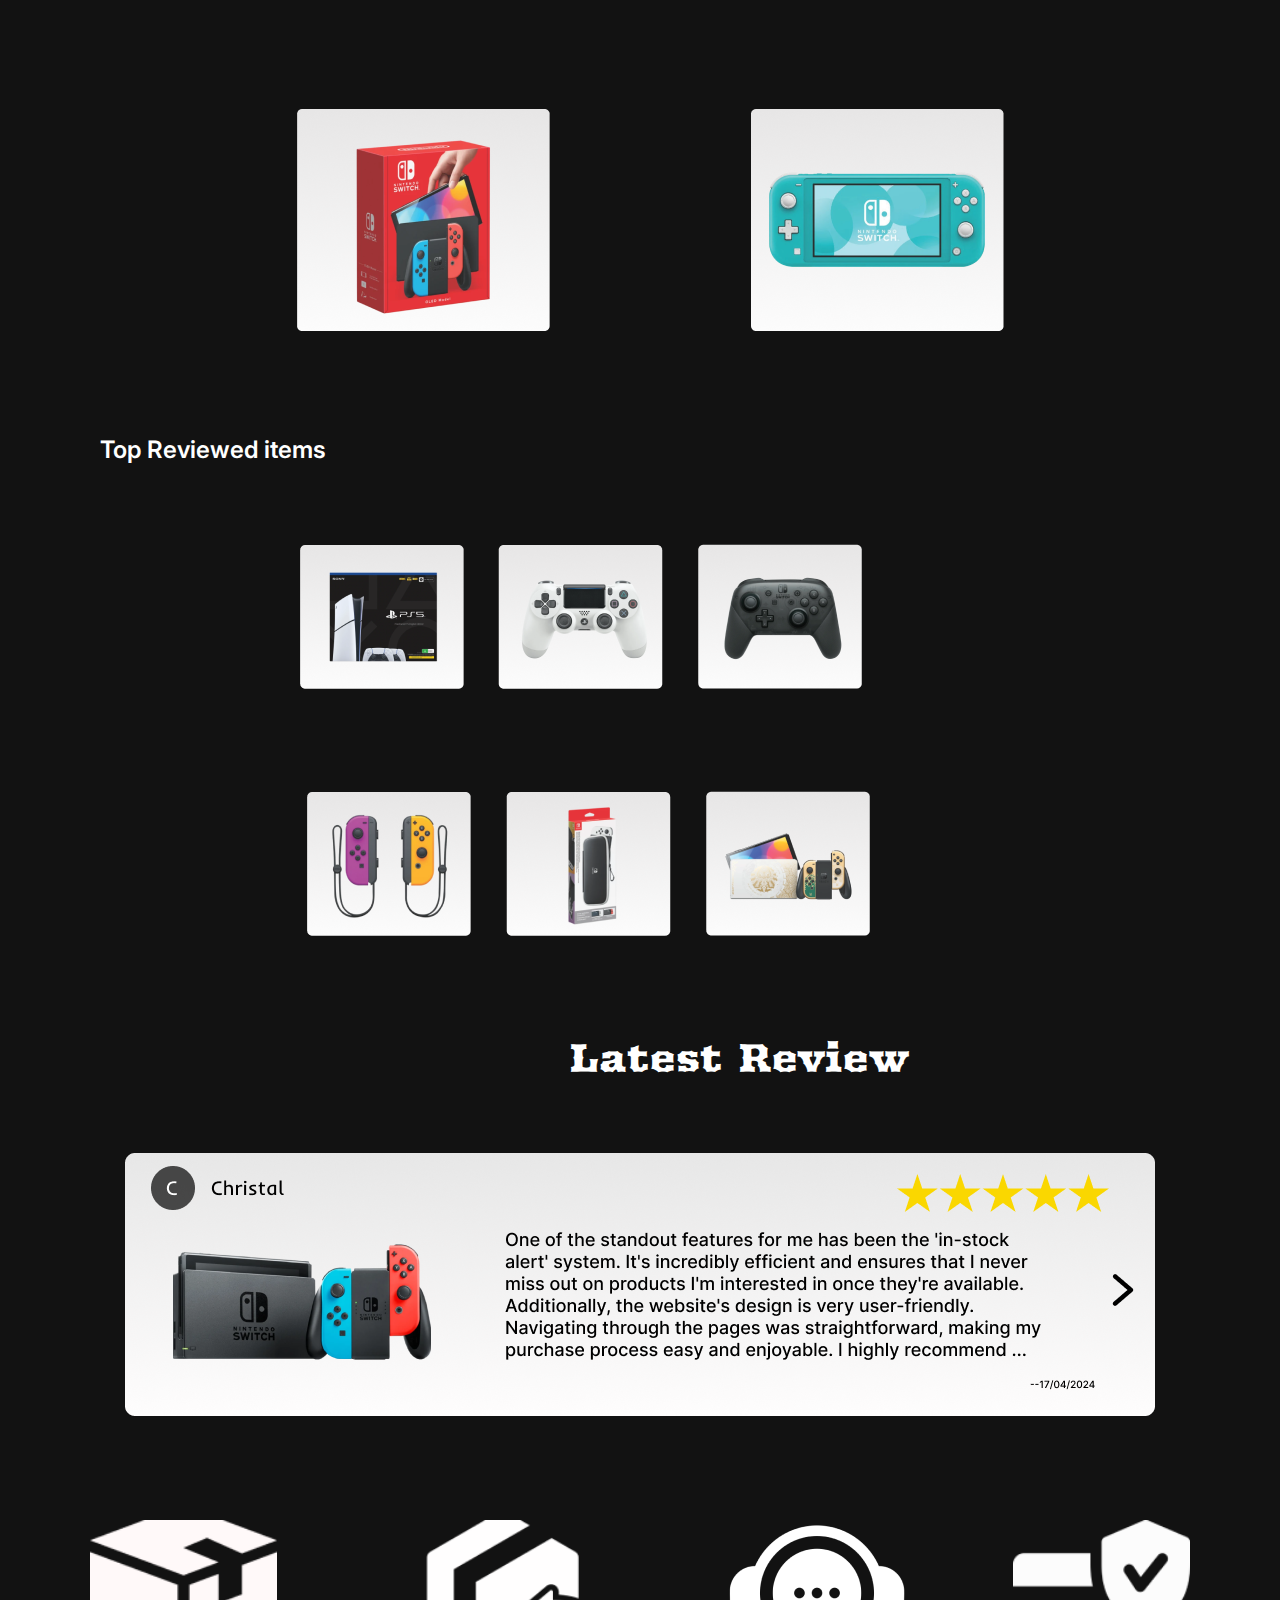
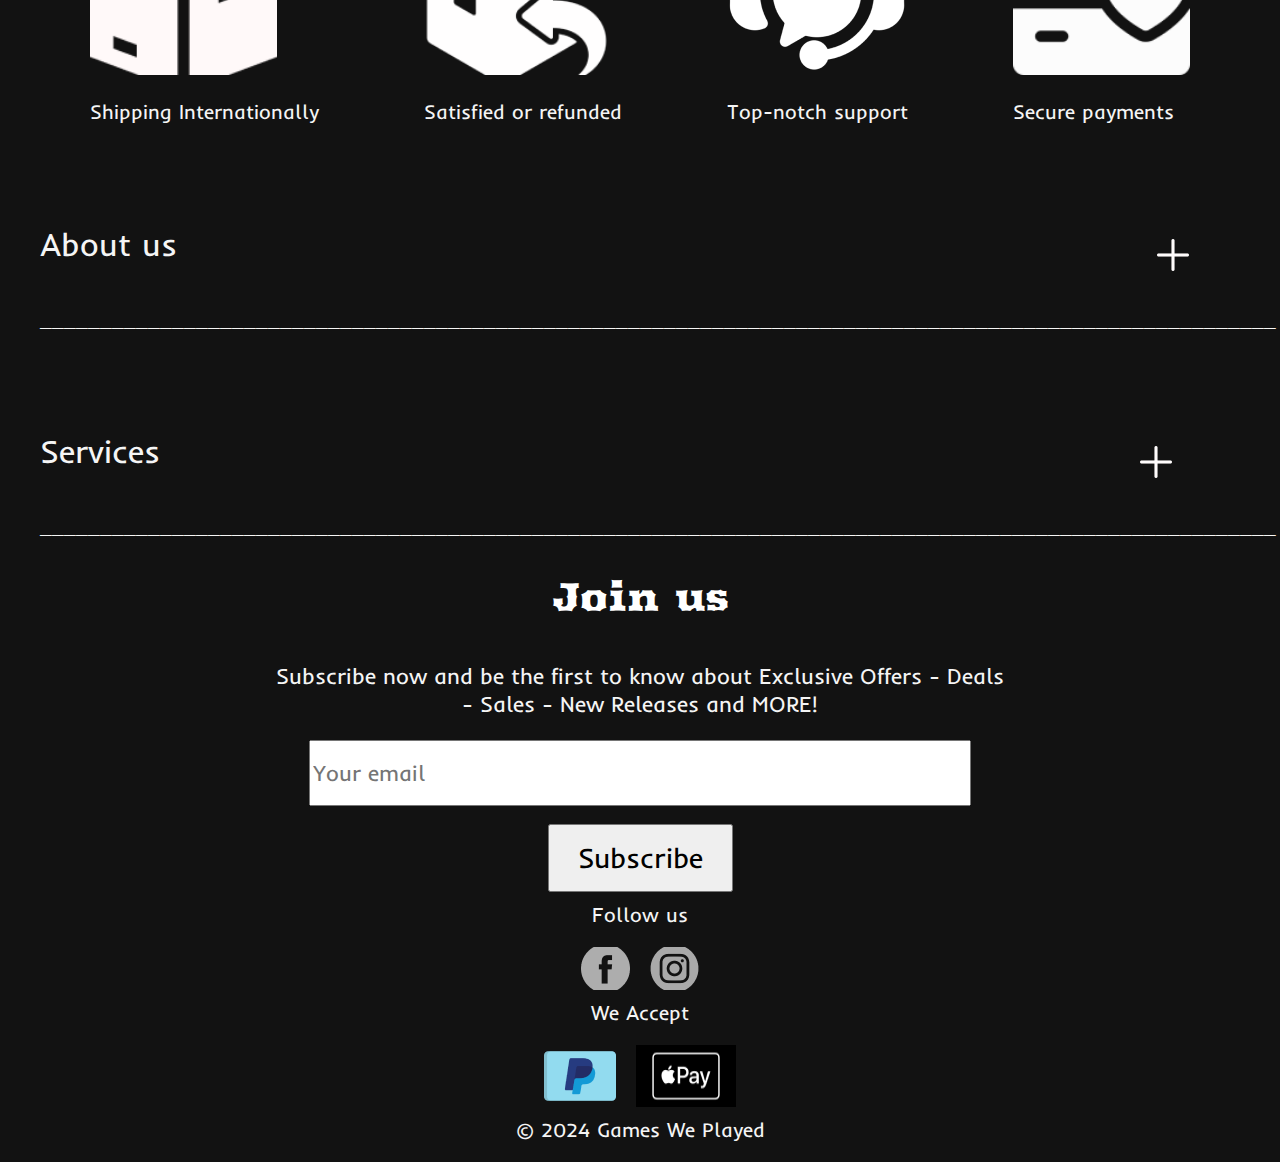
<file: productpage3.html>
<!DOCTYPE html>
<html lang="en">
<head>
    <meta charset="UTF-8">
    <link rel="stylesheet" href="css/style.css">
    <meta name="viewport" content="width=device-width, initial-scale=1.0">
    <title>Simple HTML Page</title>
    <style>
        .popup {
            display: none;
            position: fixed;
            top: 50%;
            left: 50%;
            transform: translate(-50%, -50%);
            background-color: #d2d2d2;
            border: 1px solid #d2d2d2;
            color: #000;
            border-radius: 5px;
            padding: 10px;
            box-shadow: 0 0 4px rgba(0, 0, 0, 0.1);
            z-index: 1000;
            text-align: center;
        }



        @media (max-width: 410px) {
            .popup {
                top: 800px;
                left: 600px;
            }
            body {
                height: 1500px;
            }
        }

        .tabs {
            display: flex;
        }

        .tab, .tabactive {
            padding: 10px 20px;
            cursor: pointer;
        }

        .tabactive {
            background-color: #007bff;
            color: white;
        }

        .tab {
            background-color: #f1f1f1;
            color: black;
        }

        .content {
            display: none;
            margin-top: 20px;
        }

        .content.active {
            display: block;
        }
    </style>
    <link rel="stylesheet" href="css/mobile-style.css">
</head>
<style>
    @import url('https://fonts.googleapis.com/css2?family=Inder&display=swap');
    @import url('https://fonts.googleapis.com/css2?family=Arbutus&display=swap');
    @import url('https://fonts.googleapis.com/css2?family=Inter:wght@100..900&display=swap');

</style>
</style>
<body>
<div>
    <div class="searchbar">
        <a href="index.html"><img src="image/shoptitle_300x@2x.avif" alt="logo" class="logo"></a>
        <input type="text" placeholder="Search..">
        <img src="image/image 18.png" alt="search icon" class="search">
        <img src="image/user 2.png" alt="user" class="user">
        <div class="cart-container">
            <div style="position: relative">
                <img src="image/cart (1) 2.png" alt="cart" class="cart">
                <div id="count"
                     style="position: absolute;
                     right: 0;top: 30px;
                     border-radius: 8px;
                     padding: 2px 1px;
                     font-size: 14px;
                     background-color: red;
                       text-align: center;"
                >
                </div>
            </div>
        </div>
        <script>
            const count = document.getElementById("count")
            count.innerText = 0
        </script>
        <img src="image/world 2.png" alt="language" class=language>
    </div>
</div>
<div>
    <div class="searchbar_mobile">
        <div style="display: flex;justify-content:space-between;width: 1200px;">
            <a href="index.html">
                <img style="height: 120px;width: 500px" src="image/shoptitle_300x@2x.avif" alt="logo" class="logo"></a>
            <div style="display: flex">
                <img src="image/user 2.png" style="height: 80px;width: 80px" alt="user" class="user">
                <div class="cart-container">
                    <div style="position: relative">
                        <img src="image/cart (1) 2.png" style="height: 80px;width: 80px" alt="cart" class="cart">
                        <div id="count1"
                             style="position: absolute;
                     right: 0;top: 30px;
                     border-radius: 8px;
                     padding: 4px 2px;
                     font-size: 18px;
                     background-color: red;
                       text-align: center;"
                        >
                        </div>
                    </div>
                </div>
                <img
                        style="height: 80px;width: 80px"
                        src="image/world 2.png" alt="language" class=language>
            </div>
        </div>

        <script>
            const count1 = document.getElementById("count1")
            count1.innerText = 0
        </script>
        <div style="display: flex;width: 1200px;justify-content: space-between">

            <div style="display: flex;">
                <img src="icon/menu.png" height="80" width="80"/>
                <div class="searchbar-mo" style="display: flex">
                    <input placeholder="Search..">
                    
                </div>
        </div>
    </div>

</div>

<div class="navigationbar">
    <ul>
        <li><a href=index.html>Home</a></li>
        <li>Games</li>
        <li>Consoles</li>
        <li>Other</li>
        <li>Contact us</li>
    </ul>
</div>
<div class="title">
    <p>Home / Best Seller / Nintendo Switch Console (Neon Red/ Blue)</p>
</div>
<div id="popup" class="popup">
    <img style="margin: 10px 30px 0 50px;width: 120px;" src="icon/minimum.png"/>
    <p/>
    Minimum quantity 1
</div>
<div class="productdetail">
    <h3>Nintendo Switch Console (Neon Red/ Blue)</h3>
    <div class="productinfo1">
        <img src="image/product3.png" alt="Xbox One X">
        <div class="Horizon">
            <div class="price1">
                <p>Price:</p>
                <h4>$977.99</h4>

            </div>
            <div id="popup-insufficient-inventory" class="popup">
                <img style="margin: 10px 30px 0 35px;width: 120px;" src="icon/insufficient-inventory.png"/>
                <p>
                Insufficient inventory
            </div>
            <div id="popup-informed" class="popup">
                <img style="margin: 10px 30px 0 35px;width: 120px;" src="icon/Informed.png"/>
                <p>
                Informed
            </div>
            <div class="quantity-container1">
                <p>Quantity:</p>
                <div class="button">
                    <button id="decrease" class="quantity-button decrease">▼</button>
                    <input type="number" id="quantity" name="quantity" value="1" min="1">
                    <button id="increase" class="quantity-button increase">▲</button>
                </div>
            </div>
            <div class="cartandbuy1">
                <img src="image/Star 20.png">
                <button id="arrival-notification" class="arrival-notification">ARRIVAL NOTIFICATION</button>
                <script>
                    document.addEventListener('DOMContentLoaded', (event) => {
                        const decreaseButton = document.getElementById('decrease');
                        const increaseButton = document.getElementById('increase');
                        const quantityInput = document.getElementById('quantity');
                        const arrivalNotification = document.getElementById('arrival-notification');
                        const popupInsufficientInventory = document.getElementById('popup-insufficient-inventory');
                        var popup = document.getElementById('popup');
                        var popupInformed = document.getElementById('popup-informed');

                        arrivalNotification.addEventListener('click', () => {
                            popupInformed.style.display = 'block';
                            setTimeout(function () {
                                popupInformed.style.display = 'none';
                            }, 1500);
                        })
                        decreaseButton.addEventListener('click', () => {
                            let currentValue = parseInt(quantityInput.value);
                            if (currentValue > 1) {
                                quantityInput.value = currentValue - 1;
                            } else {
                                popup.style.display = 'block';
                                setTimeout(function () {
                                    popup.style.display = 'none';
                                }, 1500);
                            }
                        });

                        increaseButton.addEventListener('click', () => {
                            let currentValue = parseInt(quantityInput.value);
                            popupInsufficientInventory.style.display = 'block';
                            setTimeout(function () {
                                popupInsufficientInventory.style.display = 'none';
                            }, 1500);
                        });
                    });

                </script>
            </div>
            <img id="icons1" src="image/shared icon.png">
            <div class="submit-email">
                <p>Enter your email<br>
                    to receive restock notifications</p>
                <input type="email" placeholder="Your email"><br>
                <button>submit</button>
                <h3 ><a href=index.html>Continue shopping</a></h3>
            </div>

        </div>

    </div>

</div>
<div class="productdetail-mobile">
    <h3>Nintendo Switch Console (Neon Red/ Blue)</h3>
    <div class="productinfo1">
        <img src="image/product3.png" alt="Xbox One X">

    </div>
    <div class="detailpicture-mobile" style=" margin-top:30px;margin-left: 380px; margin-top:20px; display: flex; width: 10rem; height: 10rem;">
        <img src="image/detailed3.1.png" style="margin: 0 10px">
        <img src="image/detailed3.2.png" style="margin: 0 10px">
    </div>
    <div class="Horizon">
        <div class="price1">
            <p>Price:</p>
            <h4>$977.99</h4>

        </div>

        <div id="popup-insufficient-inventory1" class="popup">
            <img style="margin: 10px 30px 0 35px;width: 120px;" src="icon/insufficient-inventory.png"/>
            <p/>
            Insufficient inventory
        </div>
        <div id="popup-informed1" class="popup">
            <img style="margin: 10px 30px 0 35px;width: 120px;" src="icon/Informed.png"/>
            <p/>
            Informed
        </div>
        <div class="quantity-container1">
            <p>Quantity:</p>
            <div class="button">
                <button id="decrease1" class="quantity-button decrease">▼</button>
                <input type="number" id="quantity1" name="quantity" value="1" min="1">
                <button id="increase1" class="quantity-button increase">▲</button>
            </div>
        </div>
        <div class="cartandbuy1">
            <img src="image/Star 20.png">
            <button id="arrival-notification1" class="arrival-notification">ARRIVAL NOTIFICATION</button>
            <script>
                document.addEventListener('DOMContentLoaded', (event) => {
                    const decreaseButton1 = document.getElementById('decrease1');
                    const increaseButton1 = document.getElementById('increase1');
                    const quantityInput1 = document.getElementById('quantity1');
                    const arrivalNotification1 = document.getElementById('arrival-notification1');
                    const popupInsufficientInventory1 = document.getElementById('popup-insufficient-inventory1');
                    var popup = document.getElementById('popup');
                    var popupInformed = document.getElementById('popup-informed');

                    arrivalNotification1.addEventListener('click', () => {
                        popupInformed.style.display = 'block';
                        setTimeout(function () {
                            popupInformed.style.display = 'none';
                        }, 1500);
                    })
                    decreaseButton1.addEventListener('click', () => {
                        let currentValue = parseInt(quantityInput1.value);
                        if (currentValue > 1) {
                            quantityInput1.value = currentValue - 1;
                        } else {
                            popup.style.display = 'block';
                            setTimeout(function () {
                                popup.style.display = 'none';
                            }, 1500);
                        }
                    });

                    increaseButton1.addEventListener('click', () => {
                        let currentValue = parseInt(quantityInput1.value);
                        popupInsufficientInventory1.style.display = 'block';
                        setTimeout(function () {
                            popupInsufficientInventory1.style.display = 'none';
                        }, 1500);
                    });
                });

            </script>
        </div>
        <img id="icons1" src="image/shared icon.png">
        <div class="submit-email">
            <p>Enter your email<br>
                to receive restock notifications</p>
            <input type="email" placeholder="Your email"><br>
            <button>submit</button>
            <h3><a href=index.html>Continue shopping</a></h3>
        </div>

    </div>
</div>
<div class="detailpicture">
    <img src="image/detailed3.1.png">
    <img src="image/detailed3.2.png">

</div>
<div class="tabs">
    <button class="tabactive" onclick="showContent('description')">Description</button>
    <button class="tab" onclick="showContent('product-detail')">Product Detail</button>
    <button class="tab" onclick="showContent('warranty-info')">Warranty Information</button>
</div>
<div class="tabs—content">
    <div id="description" class="content active">
        <h2>Description</h2>
        <p>This is the description content.</p>
    </div>
    <div id="product-detail" class="content">
        <h2>Product Detail</h2>
        <p>This is the product detail content.</p>
    </div>
    <div id="warranty-info" class="content">
        <h2>Warranty Information</h2>
        <p>This is the warranty information content.</p>
    </div>
</div>
<script>
    function showContent(id) {
        // Remove 'active' class from all tab buttons
        const tabs = document.querySelectorAll('.tabs .tab, .tabs .tabactive');
        tabs.forEach(tab => {
            tab.classList.remove('tabactive');
            tab.classList.add('tab');
        });

        // Add 'active' class to the clicked tab button
        const activeTab = document.querySelector(`button[onclick="showContent('${id}')"]`);
        activeTab.classList.remove('tab');
        activeTab.classList.add('tabactive');

        // Hide all content
        const contents = document.querySelectorAll('.content');
        contents.forEach(content => {
            content.classList.remove('active');
        });

        // Show the clicked content
        const activeContent = document.getElementById(id);
        activeContent.classList.add('active');
    }

</script>
<div class="description">
    <h4>Description:</h4>
    <p>Get ready to play your favorite games anywhere you go with the vivid Nintendo Switch Console in eye-catching neon
        red and blue. This versatile home gaming system lets you enjoy HD gaming at home or on the go.
        Simply dock it to your TV to play immersive big-screen games, then undock it to keep the fun going in handheld
        mode with its 6.2-inch LCD touchscreen.
        Featuring motion controls, HD rumble, and 32GB of internal storage, the Nintendo Switch opens up exciting new
        ways to game with its Joy-Con controllers.
        These innovative controllers can be used separately, together,
        or shared for multi-player action. Packed with the latest technology, the Nintendo Switch console delivers
        high-definition visuals, surround sound audio, and compatibility with Nintendo Switch game cartridges for
        non-stop entertainment.
        Weighing just 0.39kg with a slim, compact design, this portable home console goes wherever you do.
        The manufacturer's part number for this product is 99282. Bring home the all-in-one Nintendo Switch console and
        experience gaming freedom.  </p>
</div>
<div class="related-products">
    <h4>Related products</h4>
    <div class="relatedpicture">
        <img src="image/related3.1.png" alt="Product 2">
        <img src="image/related3.2.png" alt="Product 3">
    </div>
</div>
<div class="top-reviewed-items">
    <h4>Top Reviewed items</h4>
    <div class="reviewed-items-list">
        <div class="section">
            <img src="image/top1.png" alt="Review 1">
            <img src="image/top2.png" alt="Review 2">
            <img src="image/top3.png" alt="Review 3">
        </div>
        <div class="section">
            <br>
            <img src="image/top4.png" alt="Review 4">
            <img src="image/top5.png" alt="Review 5">
            <img src="image/top6.png" alt="Review 6">
        </div>
    </div>
</div>
<div class="review">
    <h6>Latest Review</h6>
    <img src="image/Group 173.png">
</div>

<footer>

    <div class="footer">
        <div class="icons">
            <div>
                <img src="image/box 1.png" alt="Shipping Internationally">
                <p>Shipping Internationally</p>
            </div>
            <div>
                <img src="image/return-box 1.png" alt="Satisfied or refunded">
                <p>Satisfied or refunded</p>
            </div>
            <div>
                <img src="image/customer-service 1.png" alt="Top-notch support">
                <p>Top-notch support</p>
            </div>
            <div>
                <img src="image/credit-card 1.png" alt="Secure payments">
                <p>Secure payments</p>
            </div>
        </div>

        <div class="footer-section">
            <div class="about-us">
                <h3>About us</h3>
                <img class="plus" src="image/plus.png">
            </div>
            <p>
                _______________________________________________________________________________________________________</p>

        </div>
        <div class="footer-section">
            <div class="services">
                <h3>Services</h3>
                <img class="plus" src="image/plus.png">
            </div>
            <p>
                _______________________________________________________________________________________________________</p>

        </div>
        <div class="subscribe">
            <h2>Join us</h2>
            <p>Subscribe now and be the first to know about Exclusive Offers - Deals <br>- Sales - New Releases and
                MORE!</p>
            <input type="email" placeholder="Your email"><br>
            <button>Subscribe</button>
        </div>
        <div class="footer-section">
            <p>Follow us</p>
            <div class="social">
                <img src="image/facebook 2.png" alt="Facebook">
                <img src="image/instagram 1.png" alt="Instagram">
            </div>
        </div>
        <div class="footer-section">
            <p>We Accept</p>
            <div class="payment">
                <img src="image/PEYOAL.png" alt="PayPal">
                <img src="image/APPLE PAY.png" alt="Apple Pay">
            </div>
            <p>&copy; 2024 Games We Played</p>
        </div>
    </div>
    </div>


</footer>
</body>
</html>
</file>
<file: css/style.css>
body {
    margin: 0;
    background-color: #101117;
    font-size: 16px;
    padding: 0;
}

.searchbar {
    display: flex;
    margin: 0 auto;
    width: 1200px;
    height: 7rem;
}

.logo {
    margin-top: 15px;
    margin-bottom: 10px;
    width: 328px;
    height: 80px;

}
.searchbar_mobile{
    display:none;


}
.banner_mobile{
    display: none;
}
.searchbar input[type=text] {
    box-sizing: border-box;
    margin-top: 30px;
    margin-left: 90px;
    width: 480px;
    height: 49px;
    background: #FFFFFF;
    border: 2px solid #FFFFFF;
    border-radius: 4px;

}

.searchbar .search {
    margin-left: 10px;
    margin-top: 30px;
    width: 3.5rem;
    height: 49px;
    border-radius: 4px;
    background-color: white;
}

.user {
    margin-top: 30px;
    margin-left: 100px;
    width: 43px;
    height: 43px;

}

.cart {
    margin-top: 30px;
    margin-left: 45px;
    height: 49px;
    left: 1200px;

}

.language {
    margin-top: 32px;
    margin-left: 45px;
    width: 46px;
    height: 46px;

}

.search icon {
    margin-top: 30px;
    margin-left: 20px;
    width: 39px;
    height: 35px;

}

.navigationbar {
    height: 60px;
    line-height: 60px;
}

.navigationbar ul {
    width: 1200px;
    margin: 0 auto;
    display: flex;
    background: #1A1A1A;
    padding: 0;
}

li {
    width: 240px;
    text-align: center;
    font-family: 'Inder';
    font-size: 24px;
    color: #FFFFFF;
    list-style: none;
}

a {

    color: #FFFFFF;
}

.banner {
    margin: 10px auto;
    width: 1200px;
    height: 550px;
}

.contactlogo {
    position: absolute;
    left: 88%;
    top: 10px;
}

.category {
    width: 1200px;
    margin: 130px auto;
    position: relative;
}

.category h3 {
    text-align: center;
    font-family: 'Arbutus';
    font-style: normal;
    font-weight: 400;
    font-size: 40px;
    color: #FFFFFF;
}

.category .categroy-img {
    display: flex;
    justify-content: space-between;
}

.category ul {
    display: flex;
    justify-content: space-between;
}

.category li {
    font-family: 'Inder';
    font-size: 26px;
    color: #FFFFFF;
    margin-right: 80px;
    text-align: center;

}
.bestsellers{
    width: 1200px;
    margin: 0 auto;
}
.bestsellers h3 {
    text-align: center;
    font-family: 'Arbutus';
    font-style: normal;
    font-weight: 400;
    font-size: 40px;
    line-height: 50px;
    color: #FFFFFF;
}

.bestsellers {
    padding-top: 50px;
}

.items-container {
    width: 1200px;

    display: flex;
    flex-wrap: nowrap;
    align-items: center;
    flex-shrink: 0;
    margin: 0 auto;

}


.bestsellers .item {
    justify-content: space-between;
    display: inline-block;
    margin-right: 32px;
    width: 16.625rem;
    height: 28rem;
    flex-shrink: 0;
    background: linear-gradient(180deg, #E6E5E5 0%, #FFFFFF 100%);
    border-radius: 10px;

}


.bestsellers .item img {
    margin-top: 45px;
    padding-left: 18px;
    width: 15rem;
    height: 10rem;

}

.item h6 {
    display: left;
    margin-top: 25px;
    margin-bottom: 0;
    padding-left: 15px;
    font-family: 'Inter';
    color: #000;
    font-size: 1.125rem;
    font-weight: 500;
}

.item .price {
    display: left;
    margin-top: 70px;
    padding-left: 15px;
    color: #3F2A74;
    font-family: 'Inter', sans-serif;
    font-size: 1.375rem;
    font-weight: 800;
}

.item .stock {
    margin-top: 40px;
    margin-left: 200px;
    color: #000;
    font-family: 'Inter', sans-serif;
    font-size: 0.75rem;
    font-weight: 200;
}

.bestsellers .viewall {

    color: #FFFFFF;
    font-family: 'Inter', sans-serif;
    font-size: 1.25rem;
    font-weight: 400;
    text-align: center;
}
.FeaturedCollection h3 {
    text-align: center;
    font-family: 'Arbutus';
    font-style: normal;
    font-weight: 400;
    font-size: 40px;
    line-height: 50px;
    color: #FFFFFF;
}

.FeaturedCollection {

    width: 1200px;
    margin:  100px auto 0;

}

.items-container {
    display: flex;
    flex-wrap: nowrap;
    align-items: center;
    flex-shrink: 0;
    margin-top: auto;

}


.FeaturedCollection .item {
    justify-content: space-between;
    display: inline-block;
    margin-right: 32px;
    width: 16.625rem;
    height: 28rem;
    flex-shrink: 0;
    background: linear-gradient(180deg, #E6E5E5 0%, #FFFFFF 100%);
    border-radius: 10px;

}


.FeaturedCollection .item img {
    margin-top: 45px;
    padding-left: 18px;
    width: 15rem;
    height: 10rem;

}

.item .price {
    display: left;
    margin-top: 70px;
    padding-left: 15px;
    color: #3F2A74;
    font-family: 'Inter', sans-serif;
    font-size: 1.375rem;
    font-weight: 800;
}

.item .stock {
    margin-top: 40px;
    margin-left: 200px;
    color: #000;
    font-family: 'Inter', sans-serif;
    font-size: 0.75rem;
    font-weight: 200;
}

.viewall {
    color: #FFFFFF;
    font-family: 'Inter', sans-serif;
    font-size: 1.25rem;
    font-weight: 400;
    text-align: center;
}

.LatestReview{
    width: 1200px;
    margin: 0 auto;
}

.LatestReview h3 {
    text-align: center;
    font-family: 'Arbutus';
    font-style: normal;
    font-weight: 400;
    font-size: 40px;
    line-height: 50px;
    color: #FFFFFF;
}

.comments {
    margin: 50px auto;
    width: 1200px;
}

.comments img {
    padding-top: 10px;
    width: 1200px;
}

.rating {
    width: 1200px;
    margin: 0 auto;
}

.rating img {
    width: 1200px;
}


.rating h3 {
    text-align: center;
    font-family: 'Arbutus';
    font-style: normal;
    font-weight: 400;
    font-size: 40px;
    line-height: 50px;
    color: #FFFFFF;

}

.giftcard{
    width: 1200px;
    margin:  0 auto;
}
.giftcard h3 {
    text-align: center;
    font-family: 'Arbutus';
    font-style: normal;
    font-weight: 400;
    font-size: 40px;
    line-height: 50px;
    color: #FFFFFF;

}

.card {
    display: flex;
    margin: 0 auto;
    width: 1200px;
    justify-content: space-between;

}

.giftcard p {
    color: #F5F5F5;
    font-family: Inter;
    font-size: 1.875em;
    font-style: normal;
    font-weight: 500;
}


.giftcard .showmore-button {

    margin-top: 30px;
    width: 18rem;
    height: 3.75rem;
    flex-shrink: 0;
    border-radius: 0.3125rem;
    background: #072865;
    display: flex;
    font-size: 25px;
    line-height: 30px;
    color: #FFFFFF;
    justify-content: center;
    align-items: center;

}

.footer {
    display: center;
    padding-top: 100px;


}

.icons {
    width: 1100px;
    margin: 0 auto;
    display: flex;
    justify-content: space-between;

}

.icons img {
    height: 155px;
}


.icons p {
    color: #F5F5F5;
    font-family: Inder;
    font-size: 1.25rem;
    font-style: normal;
    font-weight: 400;
    line-height: normal;

}

.about-us, .services {
    display: flex;

}

.about-us img, .services img {
    margin-left: 980px;
    margin-top: 95px;
    width: 2rem;
    height: 2rem;

}

.footer-section {
    width: 1200px;
    margin: 0 auto;
}

.footer-section h3 {
    margin-top: 80px;
    color: #F5F5F5;
    font-family: Inder;
    font-size: 2rem;
    font-style: normal;
    font-weight: 400;
    line-height: normal;

}

.subscribe {
    width: 1200px;
    margin: 0 auto;
}

.subscribe h2 {
    text-align: center;
    font-family: 'Arbutus';
    font-style: normal;
    font-weight: 400;
    font-size: 40px;
    line-height: 50px;
    color: #FFFFFF;

}

.subscribe p {
    text-align: center;
    margin-top: 40px;
    color: #F5F5F5;
    text-align: center;
    font-family: Inder;
    font-size: 1.375rem;
    font-style: normal;
    font-weight: 400;
    line-height: normal;
}

.subscribe input {
    margin: 0 auto;
    display: flex;
    justify-content: center;
    color: #B8B8B8;
    font-family: Inder;
    font-size: 1.375rem;
    font-weight: 400;
    line-height: 0.75rem;
    width: 40.875rem;
    height: 3.75rem;

}

.subscribe button {
    margin: 0 auto;
    width: 185px;
    display: flex;
    justify-content: center;
    color: #000;
    font-family: Inder;
    font-size: 1.75rem;
    font-style: normal;
    font-weight: 400;
    line-height: 0.75rem;
    height: 3.75rem;
    padding: 2rem 4rem 2rem 4rem;
    align-items: center;
    flex-shrink: 0;

}

.footer-section p {

    margin-top: 10px;
    text-align: center;
    color: #F5F5F5;
    font-family: Inder;
    font-size: 1.25rem;
    font-style: normal;
    font-weight: 400;
    line-height: normal;
}

.social, .payment {
    display: flex;
    justify-content: center;
    margin: 10px 0;
}

.social img, .payment img {
    margin: 0 10px;
}

.title {
    width: 1200px;

    margin: 0 auto;
    padding-top: 10px;
    padding-bottom: 20px;
}

.title p {
    margin-left: 10px;
    width: 27rem;
    color: #FFF;
    font-family: Inter;
    font-size: 0.9rem;
    font-style: normal;
    font-weight: 400;
    line-height: normal;

}

.title h3 {
  
    color: #FFF;
    font-family: Arbutus;
    font-size: 2.5rem;
    font-style: normal;
    font-weight: 400;
    line-height: normal;
}

.filter-options {

    display: flex;

}

.filter-button {
    display: flex;
    margin-top: 10px;
    width: 27rem;
    height: 3.0625rem;
    border-radius: 0.3125rem;
    background: linear-gradient(180deg, #E7E6E6 0%, #FEFDFD 100%);

}

.filter-button h6 {
    margin-left: 65px;
    margin-top: 10px;
    text-align: flex;;
    width: 11rem;
    height: 2.0625rem;
    color: #000;
    font-family: Inter;
    font-size: 1.5rem;
    font-style: normal;
    font-weight: 700;
    line-height: normal;
}

.sort-button {
    margin-top: 10px;
    margin-left: 550px;
    display: flex;
    width: 13rem;
    height: 3.0625rem;
    border-radius: 0.3125rem;
    background: linear-gradient(180deg, #E7E6E6 0%, #FEFDFD 100%);
}

.sort-button h6 {
    position: absolute;
    left: 50px;
    top: -50px;
    width: 9.30719rem;
    height: 2.1875rem;
    color: #000;
    font-family: Inter;
    font-size: 1.5rem;

}

.filter-button img {
    padding-top: 5px;
    width: 3rem;
    height: 3em;
}

.sort-button img {
    margin-top: 5px;
    width: 2.625rem;
    height: 2.4375rem;
}

.title .fliter {
    margin-top: 10px;
    padding-top: 10px;
    display: flex;
    width: 3rem;
    height: 3rem;
    padding-top: 5px;
    margin-left: 30px;


}

.listproducts {
    margin: 40px auto;
    width: 1200px;
    display: flex;
    flex-wrap: nowrap;
}
.listproducts h6{
    margin: 20px 0;
}
.listproducts p{
    font-size: 12px !important;

}

.listproducts .product {
    margin-left: 18px;
    justify-content: space-between;
    display: inline-block;
    margin-right: 30px;
    width: 16.5rem;
    height: 25rem;
    background: linear-gradient(180deg, #E6E5E5 0%, #FFFFFF 100%);
    border-radius: 10px;
}

.product img {
    margin-top: 45px;
    margin-left: 25px;
    width: 13rem;
    height: 9rem;


}

.product h6 {
    text-align: left;
    padding-left: 30px;
    color: #000;
    font-family: Inter;
    font-size: 0.9rem;
    font-style: normal;
    font-weight: 500;
    line-height: 0.875rem;
}

.product .price {
    text-align: left;
    padding-left: 30px;
    color: #3F2A74;
    font-family: Inter;
    font-size: 0.9rem;
    font-style: normal;
    font-weight: 600;
    line-height: normal;
}

.product button {
    width: 4rem;
    height: 0.5625rem;
    color: #FFF;
    font-family: Inter;
    font-size: 0.7rem;
    font-style: normal;
    font-weight: 500;
    line-height: normal;
    margin-top: 10px;
    margin-left: 40px;
    width: 11.10613rem;
    height: 1.8795rem;
    border-radius: 0.3125rem;
    background: #072865;
}

.product .stock {
    margin-top: 15px;
    margin-left: 210px;
    width: 3rem;
    height: 0.68344rem;
    color: #000;
    font-family: Inter;
    font-size: 0.55rem;
    font-style: normal;
    font-weight: 170;
    line-height: normal;

}

.pagination {
    width: 420px;
    margin: 0 auto;
}

.pagination a {
    color: #FFF;
    font-family: Inter;
    font-size: 1.5625rem;
    font-style: normal;
    font-weight: 400;
    line-height: normal;
    padding: 8px 16px;
    text-decoration: none;
}

.pagination a.active {
    background-color: #FFF;;
    color: #000;
    font-family: Inter;
    font-size: 1.5625rem;
    font-style: normal;
    font-weight: 400;
    line-height: normal;
}

.pagination a:hover:not(.active) {
    background-color: #ddd;
}

.productinfo {
    display: flex;

}

.productdetail {
    margin: 0 auto;
    width: 1200px;
}

.productdetail-mobile{
    display:none;
}

.productdetail h3 {
    margin: 0 auto;
    width: 1200px;
    color: #FFF;
    font-family: Inter;
    font-size: 1.5rem;
    font-style: normal;
    font-weight: 600;
    line-height: normal;
}

.productdetail img {
    margin-top: 20px;
}

.productinfo .price {
    margin-left: 110px;
    display: flex;
}

.productinfo .price p {
    margin-top: 60px;
    color: #FFF;
    font-family: Inter;
    font-size: 1.25rem;
    font-style: normal;
    font-weight: 400;
    line-height: normal;

}

.productinfo .price h4 {
    margin-top: 60px;
    margin-left: 230px;
    font-size: 30px;
    font-family: Inter;
    color: #fff;
    height: 27px;
}

.productinfo .quantity-container {
    margin-left: 110px;
    display: flex;
}

.productinfo .quantity-container p {
    margin-top: 50px;

    color: #FFF;
    font-family: Inter;
    font-size: 1.25rem;
    font-style: normal;
    font-weight: 500;
    line-height: normal;

}

.quantity-container .button {
    width: 200px;
    margin-left: 180px;
    margin-top: 35px;
    align-items: center;
    justify-content: center;

}

.quantity-container1 .button {
    width: 200px;
    margin-left: 180px;
    margin-top: 35px;
    align-items: center;
    justify-content: center;

}

.quantity-container .button button {
    margin-left: 20px;
    margin-right: 35px;
    width: 2.3rem;
    height: 2.3rem;

}

.quantity-container .button input {
    text-align: center;
    font-family: Inter;
    font-size: 1.3rem;
    font-style: normal;
    font-weight: 700;
    margin-left: 10px;
    margin-right: 30px;
    width: 4rem;
    height: 4rem;
}

.cartandbuy {
    margin-top: 80px;
    display: flex;
}

.cartandbuy img {
    margin-left: 120px;
    margin-top: 0;
    width: 3.2625rem;
    height: 3.1625rem;
}

.cartandbuy button {
    margin-left: 80px;
    color: #FFF;
    font-family: Inter;
    font-size: 1rem;
    font-style: normal;
    font-weight: 700;
    line-height: normal;
    background: #072865;
    width: 19rem;
    height: 3.5rem;
}

.cartandbuy button:hover:not(.active) {
    background-color: black;
}

#icons {
    margin-top: 40px;
    margin-left: 450px;
}

.detailpicture {
    margin-left: 240px;
    display: flex;
    margin-top: 20px;
}

.detailpicture img {
    margin-left: 35px;
}

.tabs {
    display: flex;
    justify-content: center;
    width: 1200px;
    margin: 100px auto 0;
}

.tabs .tabactive {
    color: #072865;
    font-family: Inter;
    font-size: 0.9rem;
    font-style: normal;
    font-weight: 500;
    line-height: normal;
    width: 22.6875rem;
    height: 2.0625rem;
    border-radius: 0.125rem;
    background: #EFEEEE;

}

.tabs .tabactive:hover:not(.active) {
    color: #EFEEEE;
    border-radius: 1rem;
    background-color: #072865;
    width: 24rem;
    font-size: 150%;
    height: 3rem;

}

.tabs .tab {
    color: #000;
    font-family: Inter;
    font-size: 0.9rem;
    font-style: normal;
    font-weight: 500;
    line-height: normal;
    width: 22.6875rem;
    height: 2.0625rem;
    border-radius: 0.125rem;
    background: #EFEEEE;

}

.tabs .tab:hover:not(.active) {
    color: #EFEEEE;
    border-radius: 1rem;
    background-color: #072865;
    width: 24rem;
    font-size: 150%;
    height: 3rem;
}

.tabs—content {
    width: 1080px;
    margin: 0 auto;

}

.description {
    width: 1080px;
    margin: 80px auto 0;
}

.description h4 {
    color: #FFF;
    font-family: Inter;
    font-size: 1.5rem;
    font-style: normal;
    font-weight: 600;
    line-height: normal;
}

.description P {
    display: center;
    color: #FFF;
    font-family: Inter;
    font-size: 1rem;
    font-style: normal;
    font-weight: 400;
    line-height: normal;
    width: 62.375rem;
    height: 10em;
    flex-shrink: 0;

}

.related-products {
    width: 1080px;
    margin: 50px auto 0;

}

.related-products h4 {
    color: #FFF;
    font-family: Inter;
    font-size: 1.5rem;
    font-style: normal;
    font-weight: 600;
    line-height: normal;
}


.related-products img {

    margin-left: 190px;
    margin-top: 80px;

}

.top-reviewed-items {
    width: 1080px;
    margin: 100px auto 0;

}

.top-reviewed-items h4 {
    color: #FFF;

    font-family: Inter;
    font-size: 1.5rem;
    font-style: normal;
    font-weight: 600;
    line-height: normal;
}

.top-reviewed-items .section {
    margin-top: 60px;
    margin-left: 200px;
}

.section img {
    margin-top: 20px;
    margin-right: 30px;

}

.review {
    text-align: center;

}

.review h6 {
    margin-left: 550px;
    text-align: center;
    width: 23.5625rem;
    height: 1.6875rem;
    color: #FFF;
    font-family: Arbutus;
    font-size: 2.5rem;
    font-style: normal;
    font-weight: 400;
    line-height: normal;

}


.productinfo1 {
    display: flex;

}

.productdetail1 h3 {
    margin-left: 90px;
    color: #FFF;
    font-family: Inter;
    font-size: 1.5rem;
    font-style: normal;
    font-weight: 600;
    line-height: normal;

}

.productdetail1 img {

    margin-top: 10px;
    margin-left: 90px;

}

.productinfo1 .price1 {
    margin-left: 110px;
    display: flex;
}

.productinfo1 .price1 p {
    margin-top: 30px;
    color: #FFF;
    font-family: Inter;
    font-size: 1.25rem;
    font-style: normal;
    font-weight: 400;
    line-height: normal;

}

.productinfo1 .price1 h4 {
    margin-top: 30px;
    margin-left: 230px;
    font-size: 30px;
    font-family: Inter;
    color: #fff;
    height: 27px;
}


.productinfo1 .quantity-container1 {
    margin-left: 110px;
    display: flex;
}

.productinfo1 .quantity-container1 p {
    margin-top: 50px;

    color: #FFF;
    font-family: Inter;
    font-size: 1.25rem;
    font-style: normal;
    font-weight: 500;
    line-height: normal;

}

.quantity-container1 .button {
    margin-left: 130px;
    margin-top: 35px;

}

.quantity-container .button button {
    margin-left: 20px;
    margin-right: 35px;
    width: 2.3rem;
    height: 2.3rem;

}

.quantity-container1 .button input {
    text-align: center;
    font-family: Inter;
    font-size: 1.3rem;
    font-style: normal;
    font-weight: 700;
    margin-left: 30px;
    margin-right: 30px;
    width: 4rem;
    height: 4rem;
}

.cartandbuy1 img {
    margin-left: 120px;
    margin-top: 50px;
    width: 3.2625rem;
    height: 3.1625rem;
}

.cartandbuy1 .arrival-notification {
    margin-left: 125px;
    color: #FFF;
    font-family: Inter;
    font-size: 1rem;
    font-style: normal;
    font-weight: 700;
    line-height: normal;
    background: #650712;
    width: 230px;
    height: 3.5rem;

}

.cartandbuy1 .arrival-notification :hover:not(.active) {
    background-color: black;
}


#icons1 {
    margin-top: 20px;
    margin-left: 420px;
}

.submit-email {
    margin-top: 20px;
    margin-left: 120px;
    width: 400px;
    
}
.submit-email h3{
    margin-top: 40px;
    margin-left: 80px;

}

.submit-email p {
    width: 22.5rem;
    height: 3rem;
    color: #FFF;
    text-align: center;
    font-family: Inter;
    font-size: 1rem;
    font-style: normal;
    font-weight: 500;
    line-height: 2rem;

}

.submit-email input {
    margin-top: 20px;
    margin-left: 30px;
    display: flex;
    width: 300px;
    padding: 0.6875rem 0 0.6875rem 0.75rem;
    align-items: center;
    border-radius: 0.3125rem;
    background: #F5F5F5;
}

.submit-email button {
    margin-left: 120px;
    color: #000;
    font-family: Inder;
    font-size: 0.875rem;
    font-weight: 400;
    line-height: 0.75rem;
    display: flex;
    width: 8.625rem;
    padding: 0.6875rem 2.8125rem 0.6875rem 2.875rem;
    justify-content: center;
    align-items: center;
    border-radius: 0.3125rem;
    background: #F5F5F5;
}

.checkout {
    width: 1200px;
    margin: 0 auto;
}

.checkout h3 {
    text-align: left;
    color: #FFF;
    font-family: Inter;
    font-size: 2.5rem;
    font-style: normal;
    font-weight: 600;
    line-height: normal;
}

.checkout .checkout-detail {
    margin-top: 50px;
    width: 1140px;
    height: 15.375rem;
    border-radius: 0.3125rem;
    background: linear-gradient(180deg, #E7E6E6 0%, #FFF 100%);
    display: flex;

}

.checkout .checkout-detail img {
    margin-left: 50px;
    margin-top: 60px;
    width: 14.75rem;
    height: 8.25rem;

}

.checkout .checkout-detail h4 {
    margin-top: 40px;;
    margin-left: 30px;

    color: #000;
    font-family: Inter;
    font-size: 1.5625rem;
    font-style: normal;
    font-weight: 600;

}

.checkout-detail .price {
    margin-top: 90px;;
    margin-left: 30px;
    color: #000;
    font-family: Inter;
    font-size: 1.875rem;
    font-style: normal;
    font-weight: 800;
    line-height: normal;

}

.checkout-detail .number-button {
    margin-left: 120px;
    margin-top: 160px;
    border-radius: 12px;
}

.horizon {
    width: 400px;
}

.checkout-detail button {
    margin-right: 20px;
    width: 2rem;
    height: 2rem;
    background-color: white;
    color: black;
    border: 2px solid gray;

}

.checkout-detail input {
    margin-right: 20px;
    color: #000;
    text-align: center;
    font-family: Inter;
    height: 3rem;
    background-color: white;
    color: black;
    border: 2px solid gray;


}

.estimate-time {
    margin: 40px auto 0;
    transform: translate(-3%, 0);
    display: flex;
    flex-wrap: wrap;
    width: 1140px;
    height: 6.6875rem;
    border-radius: 0.5rem;
    background: linear-gradient(180deg, #E7E6E6 0%, #FFF 100%);

}

.estimate-time h3 {
    margin: 40px auto 0;
    color: #000;
    font-family: Inter;
    font-size: 1.5625rem;
    font-style: normal;
    font-weight: 600;
    line-height: normal;
}

.estimate-time img {
    margin-top: 45px;
    margin-left: 750px;
    width: 3.5rem;
    height: 1.5rem;


}

.total {
    margin: 20px auto 0;
    width: 1200px;
}

.total .total-price {
    display: flex;

}

.total-price h3 {
    color: #FFF;
    font-family: Inter;
    font-size: 1.875rem;
    font-weight: 400;


}

.total-price p {
    margin-left: 900px;
    color: #FFF;
    font-family: Inter;
    font-size: 1.875rem;
    font-weight: 400;
}

.total .instructions {
    margin-top: 0px;

    color: #E7E5E5;
    font-family: Inter;
    font-size: 0.9375rem;
    font-style: normal;
    font-weight: 200;
    line-height: normal;
    text-decoration-line: underline;

}

.button {
    width: 1200px;
    margin: 50px auto 0;
    display: flex;
    justify-content: right;
}

.button .Checkout {
    margin-bottom: 5px;
    width: 23.625rem;
    height: 3.375rem;
    border-radius: 0.3125rem;
    background: #072865;
    color: #FFF;
    font-family: Inter;
    font-size: 1.5625rem;
    font-style: normal;
    font-weight: 500;
    line-height: normal;
}

.checkout form input {
    height: 30px;
}

.button .paypal-button {
    margin-bottom: 10px;
    background: none;
    border: 1px;
    padding: 0;
}

.button .paypal-button img {
    width: 26.7rem;
    height: 3.8rem;
    display: block;

}

.button .apple-pay {
    background: none;
    border: 1px;
    padding: 0;

}

.button .apple-pay img {
    width: 23.4rem;
    height: 3.5em;
    display: block;
}

.button p {
    margin-left: 300px;
    color: #FFF;
    font-family: Inter;
    font-size: 0.9375rem;
    font-weight: 300;

}

.continue-shopping {
    margin-top: 10px;
    width: 1200px;
    display: flex;
    justify-content:right ;
    color: #FFF;
    font-family: Inter;
    font-size: 1.5rem;;
    text-decoration-line: underline;
}
.continue-shopping h3{
    margin-right: 60px;
}

.confrimation {
    margin: 50px auto 100px;
    width: 1200px;
    height: 46.75rem;
    border-radius: 1rem;
    background: linear-gradient(180deg, #E7E6E6 0%, #FFF 100%);

}

.confrimation .confirme-icon {
    margin-top: 70px;
    margin-left: 600px;
    display: center;
    width: 5rem;
    height: 5rem;
}

.confrimation h1 {
    color: #000;
    font-family: Inter;
    font-size: 1.875rem;
    font-style: normal;
    font-weight: 600;
    line-height: normal;
    text-align: center;

}

.con-product1, .con-product2 {
    display: flex;
    margin-left: 250px;
    margin-top: 30px;

}

.con-product1 h4, .con-product2 h4 {
    text-align: left;
    margin-left: 300px;
    color: #000;
    font-family: Inter;
    font-size: 1.125rem;
    font-style: normal;
    font-weight: 600;
    line-height: normal;
}

.detailed-info-con {
    margin-top: 50px;
    margin-left: 180px;
    display: flex;

}

.con-details {
    margin-right: 160px;
}

.con-details h6 {
    text-align: center;
    color: #000;
    font-family: Inter;
    font-size: 0.875rem;
    font-style: normal;
    font-weight: 600;
    line-height: normal;

}

.con-details p {
    text-align: center;
    color: #000;
    font-family: Inter;
    font-size: 0.875rem;
    font-style: normal;
    font-weight: 300;
    line-height: normal;

}

.confrimation button {
    margin: 100px 0 100px 500px;
    color: #FFF;
    font-family: Inter;
    font-size: 1.125rem;
    font-style: normal;
    font-weight: 500;
    line-height: normal;
    width: 12.875rem;
    height: 3.25rem;
    border-radius: 0.3125rem;
    background: #072865;
}

body {
    font-family: Arial, sans-serif;
    margin: 0;
    padding: 0;
    background-color: #121212;
    color: #fff;
}


nav {
    display: flex;
    align-items: center;
    justify-content: space-between;
    max-width: 1200px;
    margin: 0 auto;
    padding: 0 20px;
}

.logo img {
    height: 50px;
}

.search-bar input {
    padding: 10px;
    border-radius: 5px;
    border: none;
}

.nav-links a {
    color: #fff;
    margin: 0 10px;
    text-decoration: none;
}

.user-cart a {
    color: #fff;
    margin: 0 10px;
    text-decoration: none;
}

main {
    display: flex;
    width: 1200px;
    margin: 20px auto;
    background-color: #1e1e1e;
    border-radius: 10px;
}

.checkout, .order-summary {
    padding: 20px;
}

.checkout {
    flex: 2;
}

.order-summary {
    min-width: 400px;
    flex: 1;
    background-color: #333;
    border-radius: 10px;
    padding: 20px;

}

h1, h2 {
    color: #fff;
}

.checkout-options {
    display: flex;
    gap: 20px;
    margin: 0 0 20px 0;
}

.checkout-options button {
    padding: 10px 20px;
    border: none;
    border-radius: 5px;
    cursor: pointer;
}

.existing-customer, .order-item, .coupon, .totals {
    margin: 20px 0;
}

.existing-customer {
    display: flex;
    justify-content: space-between;
    align-items: center;
    background-color: #444;
    padding: 10px;
    border-radius: 5px;
}

.customer-info {
    color: #fff;
}

.edit {
    background-color: #ffffff;
    color: #000000;
    padding: 5px 10px;
    border: none;
    border-radius: 5px;
    cursor: pointer;
}

form label, .coupon label {
    display: block;
    margin: 10px 0 5px;
}

form input[type="email"], .coupon input[type="text"] {
    width: 100%;
    padding: 5px;
    border-radius: 5px;
    border: none;
}

.newsletter {
    display: flex;
    align-items: center;
    margin: 10px 0;
}

.newsletter input {
    margin-right: 10px;
}

form button, .place-order {
    padding: 10px 20px;
    background-color: #007bff;
    color: #fff;
    border: none;
    border-radius: 5px;
    cursor: pointer;
}

.order-summary h2, .order-summary p {
    margin: 10px 0;
}

.order-item {
    display: flex;
    justify-content: space-between;
    background-color: #fff;
    padding: 10px;
    color: #000;
    border-radius: 5px;
}

.coupon {
    display: flex;
    gap: 10px;
}

.existing-customer {
    display: flex;
    justify-content: space-between;
    align-items: center;
    background-color: #ffffff;
    padding: 8px;
    border-radius: 5px;
    font-family: 'Inter'; /* 修改字体 */
    font-size: 24px; /* 调整字体大小*/
    font-weight: lighter; /* 调整字体粗细 */
}

.customer-info {
    color: #000000;
    font-family: 'Khula'; /* 修改字体 */
    font-size: 13px; /* 调整字体大小*/
    font-weight: light; /* 调整字体粗细 */
}

.edit {
    background-color: #ffffff;
    color: #000000;
    padding: 5px 10px;
    border: none;
    border-radius: 5px;
    cursor: pointer;
    font-family: 'Inter'; /* 修改字体 */
    font-size: 14px; /* 调整字体大小*/
    font-weight: lighter; /* 调整字体粗细 */

}

.order-summary h2, .order-summary p {
    margin: 10px 0;
}

.order-item {
    display: flex;
    justify-content: space-between;
}

.coupon {
    display: flex;
    gap: 10px;
}

.place-order {
    padding: 10px 20px;
    background-color: #072865;
    color: #ffffff;
    border: none;
    border-radius: 5px;
    cursor: pointer;
    margin-top: 20px;
    align-self: flex-start;
    font-family: 'Monstserrat'; /* 修改字体 */
    font-size: 22px; /* 调整字体大小*/
    font-weight: semi bold; /* 调整字体粗细 */
}

body {
    font-family: Arial, sans-serif;
    margin: 0;
    padding: 0;
    background-color: #121212;
    color: #fff;
}

main {
    width: 1200px;
    margin: 20px auto;
    padding: 20px;
    background-color: #1e1e1e;
    border-radius: 10px;
    box-sizing: border-box;
}

h2 {
    color: #fff;
    margin-bottom: 20px;
}

.payment-section, .delivery-section {
    margin-bottom: 40px;
}

.payment-options label, .delivery-options label {
    display: flex;
    align-items: center;
    background-color: #333;
    padding: 10px;
    border-radius: 5px;
    margin-bottom: 10px;
}

.payment-options input[type="radio"], .delivery-options input[type="checkbox"] {
    margin-right: 10px;
}

.payment-options img, .credit-card-logos img {
    margin-left: auto;
    width: 50px;
    height: auto;
}

.credit-card-logos img {
    width: 40px;
    height: auto;
    margin-right: 10px;
}

.credit-card-fields {
    display: none; /* Initially hide the credit card fields */
    margin-top: 10px;
}

.payment-options input[type="radio"]:checked ~ .credit-card-fields {
    display: flex;
    flex-direction: column;
}

.credit-card-fields input {
    background-color: #333;
    border: none;
    border-radius: 5px;
    color: #fff;
    padding: 10px;
    margin-bottom: 10px;
}

.form-section input, select {
    width: 50%;
    padding: 5px;
    border-radius: 5px;
    border: none;
    height: 30px;
}

.text-message {
    display: flex;
    justify-items: start;
}

.text-message input {
    width: 13px;
}

body {
    /* PC端默认样式 */
    font-size: 16px;
}
.detailed-info-con-mobile{
    display: none;
}
.input_email_submit{
    font-size: 2rem;
    color: #FFF;
    font-family: Inter;
    font-weight: 600;
    line-height: normal;
    margin-left: 30px;
    display:center;
    width: 40rem;
    height: 4rem;   
    border-radius: 0.1875rem;
    background: #072865;

}
.place-order{

    color: #FFF;

    font-family:inter;
    font-size: 2rem;
    font-style: normal;
    font-weight: 700;
    line-height: normal;

}

@media (max-width: 1200px) {
    body {
        transform: scale(1);
        transform-origin: top left;
    }
}

@media (max-width: 1000px) {
    body {
        transform: scale(0.8333);
        transform-origin: top left;
    }
}

@media (max-width: 800px) {
    body {
        transform: scale(0.6667);
        transform-origin: top left;
    }
}

@media (max-width: 600px) {
    body {
        transform: scale(0.5);
        transform-origin: top left;
    }
}

@media (max-width: 400px) {
    body {
        transform: scale(0.3333);
        transform-origin: top left;
    }
}

@media (max-width: 200px) {
    body {
        transform: scale(0.1667);
        transform-origin: top left;
    }
}
</file>
<file: css/mobile-style.css>
@media (max-width: 410px) {
    body{
        margin-left: 10px;
    }
    .navigationbar {
        display: none;
    }
    .searchbar_mobile{
        display: block;
    }
   
    .banner_mobile{
        display: block;
    }
    .banner {
        display: none;
    }
    
    .searchbar {
        display: none;
    }
    .searchbar-mo input{
        margin-left: 20px;
        width: 65rem;
        height: 4.2rem;
    }
    .searchbar_mobile{
        width: 1160px !important;
    }
    .searchbar_mobile >div{
        width: 1160px !important;
    }
    .searchbar_mobile{
        padding: 0 20px !important;
        box-sizing: border-box ;
    }
    
    .banner_mobile {
        width: 1200px;
        height: auto;
    }
    .checkout h2{
        text-align: left !important;
    }

    .banner_mobile img {
        width: 1200px;
        padding: 20px;
        box-sizing: border-box;
    }

   
    .banner_mobile ul {
        width: 30px;
        margin: 0 auto;
        display: flex;
        justify-content: space-between;
    }

    .banner_mobile ul li {
        width: 10px;
        height: 10px;
        border-radius: 10px;
        border: solid #fff 1px;
    }

    .category {
        padding: 0 20px;
        box-sizing: border-box;
    }

    .bestsellers {
        padding: 0 20px;
        box-sizing: border-box;
    }

    .FeaturedCollection {
        padding: 0 20px;
        box-sizing: border-box;
    }

    .LatestReview {
        padding: 0 20px;
        box-sizing: border-box;
    }

    .rating {
        padding: 0 20px;
        box-sizing: border-box;
    }

    .giftcard {
        padding: 0 20px;
        box-sizing: border-box;
    }

    .giftcard .horizon {
        width: 1160px;
    }

    .rating img {
        width: 1160px;
    }

    .LatestReview .comments {
        width: 1160px;
    }

    .LatestReview .comments img {
        width: 1160px;
    }

    .icons {
        width: 1160px;
        margin: 0 auto;
        padding: 0 20px;
        box-sizing: border-box;
    }

    .footer-section {
        width: 1160px;
        margin: 0 auto;
        padding: 0 20px;
        box-sizing: border-box;
    }

    .order-summary {
        display: none;
    }

    .checkout h2 {
        text-align: center;
        font-size: 32px;
    }

    .checkout-options {
        width: 900px;
    }

    .checkout-options img {
        width: 500px;
    }

    .existing-customer .customer-info {
       
        font-size: 20px;
    }

   .customer-info p{
        
        color: #000;
        font-family:Inter;
        font-size: 1rem;
        font-style: normal;
        font-weight: 300;
        line-height: 1rem;

    }
    .existing-customer .edit {
        font-size: 26px;
    }


    .existing-customer strong {
        font-size: 30px;
    }

    .input_email {
        height: 68px !important;
    }

    .input_email_submit {
        width: 400px;
        margin: 0 auto;
        height: 48px;
    }

    .shipping-section {
        padding: 20px;
    }

    .form-section input, select {
        width: 100%;
        padding: 5px;
        border-radius: 5px;
        border: none;
        height: 60px;
    }

    .text-message input {
        width: 13px;
        height: 30px;
    }

    .payment-section {
        padding: 20px;
        box-sizing: border-box;
        width: 100%;
    }

    .payment-options label {
        width: 100%;
    }

    .coupon input {
        height: 48px;
    }

    .coupon button {
        width: 200px;
    }

    .checkout {
        padding: 20px;
        box-sizing: border-box;
    }

    .title {

        box-sizing: border-box;
    }

    .estimate-time {
        margin: 20px;
        transform: none;
    }

    .total {
        padding: 20px;
        box-sizing: border-box;
    }

    .button {
        justify-content: center;
    }

    .continue-shopping {
        justify-content: center;
    }

    .confrimation .confirme-icon {
        margin-top: 70px;
        margin-left: 350px;
    }

    .con-product2, .con-product1 {
        margin-left: 100px;
    }

    .con-product2 h4 {
        margin-left: 100px;
    }

    .con-product1 h4 {
        margin-left: 100px;
    }

    .confrimation img {
        width: 220px;
    }

    .confrimation {
        margin-left: 200px;
        display: center;
        width: 50rem;
        height: 55rem;
    }

    .detailed-info-con {
        display: none;
    }

    .detailed-info-con-mobile {
        color: black;
        margin-top: 20px;
        text-align: center;
    }

    .detailed-info-con-mobile p {
        font-size: 24px;
    }

    .confrimation button {
        color: #FFF;
        font-family: Inter;
        font-size: 28px;
        font-style: normal;
        font-weight: 500;
        line-height: normal;
        width: 600px;
        height: 78px;
        border-radius: 0.3125rem;
        background: #072865;
        margin-left: 0px;
        margin-top: 60px;
    }

    .title {
        padding: 20px;
        box-sizing: border-box;
    }
   

    .listproducts {
        width: 1200px;
        box-sizing: border-box;
        display: flex;
        justify-content: space-between;
        flex-wrap: wrap;
    }

    .listproducts .product {
        margin-left: 36px;
        justify-content: space-between;
        display: inline-block;
        margin-right: 60px;
        width: 500px;
        height: 50rem;
        margin-top: 40px;
        background: linear-gradient(180deg, #E6E5E5 0%, #FFFFFF 100%);
        border-radius: 20px;

    }
    .listproducts h6{
        font-size: 32px !important;
        line-height:140% !important;
        margin: 40px 0;
    }
    .listproducts p{
        font-size: 24px !important;

    }

    .listproducts .stock{
        margin-left: 360px !important;
    }
    .product img {
        margin-top: 90px;
        margin-left: 50px;
        width: 26rem;
        height: 18rem;


    }

    .product h6 {
        text-align: left;
        padding-left: 60px;
        color: #000;
        font-family: Inter;
        font-size: 0.9rem;
        font-style: normal;
        font-weight: 500;
        line-height: 0.875rem;
    }

    .sort-button h6 {
        width: 0;
    }

    .product .price {
        text-align: left;
        padding-left: 60px;
        color: #3F2A74;
        font-family: Inter;
        font-size: 0.9rem;
        font-style: normal;
        font-weight: 600;
        line-height: normal;
    }

    .product button {
        width: 8rem;
        height: 0.5625rem;
        color: #FFF;
        font-family: Inter;
        font-size: 1.3rem;
        font-style: normal;
        font-weight: 500;
        line-height: normal;
        margin-top: 20px;
        margin-left: 80px;
        width: 22rem;
        height: 3.6rem;
        border-radius: 0.3125rem;
        background: #072865;
    }

    .product .stock {
        margin-top: 30px;
        margin-left: 420px;
        width: 6rem;
        height: 1.3rem;
        color: #000;
        font-family: Inter;
        font-size: 0.55rem;
        font-style: normal;
        font-weight: 170;
        line-height: normal;

    }
    .productdetail-mobile{
        display:block;
    }
    
    .pagination {
        width: 1100px;
        display: flex;
        justify-content: center;
    }

    .productdetail {
        display: none;
    }

    .productdetail-mobile {
        width: 1160px;
        margin: 0 auto;
        padding: 20px;
        box-sizing: border-box;
    }

    .productdetail-mobile h3 {
        font-size: 32px;
        text-align: center;
    }

    .productdetail-mobile .productinfo img {
        
           margin-left: 70px;
            width: 65rem;
            height:70rem;
        
    }

    .productdetail-mobile .productinfo1 img{
        margin-left: 40px;
            width: 70rem;
            height:75rem;
    }



    .Horizon .price {
        margin-left: 100px;
        display: flex;
        font-size: 48px;
        width: 500px;
        justify-content: space-between;
    }
    .Horizon .price h4 {
        margin-left: 700px;
        
    }

    .Horizon .price1 {
        margin-left: 100px;
        display: flex;
        font-size: 48px;
        width: 500px;
        justify-content: space-between;
    }
    .Horizon .price1 h4 {
        margin-left: 700px;
        
    }

    .quantity-container {
        margin-left: 100px;
        display: flex;
        font-size: 48px;
        width: 500px;
        justify-content: space-between;
    }

    .quantity-container1 {
        margin-left: 100px;
        display: flex;
        font-size: 48px;
        width: 500px;
        justify-content: space-between;
    }
    .quantity-container1 p{
        margin-right: 650px;
        
    }
    .quantity-container p{
        margin-right: 650px;
        
    }

    .quantity-container .button {
        margin: 20px 0;
    }

    .quantity-container1 .button {
        margin: 20px 0;
    }

    .cartandbuy {
        margin-left: 50px;
        display: flex;
        font-size: 48px;
        
    }

    .cartandbuy1 {
        margin-top: 80px;
        margin-left: 50px;
        display: flex;
        font-size: 48px;
    }
    .cartandbuy1 img{
       margin-right: 250px;
    }
    .cartandbuy img{
        width: 5rem;
        height: 5rem;
       margin-right: 100px;
     }
    .add-to-cart {
        margin: 0;
    }

    #arrival-notification1 {
        margin: 0;
    }

    .submit-email{
        margin-top: 100px;
    }

    .submit-email p{

    
    width: 30rem;
    height: 3rem;
    color: #FFF;
    text-align: center;
    font-family: Inter;
    font-size: 1.8rem;
    font-style: normal;
    font-weight: 500;


    }
   
    .submit-email input{
    font-size: 2rem;
    margin-left: 100px;
    margin-top: 70px;
    width: 50rem;
    height:3rem;
    align-items: center;

    }

    .submit-email button{
    color: #000;
    font-family: Inder;
    font-size: 2rem;
    font-style: normal;
    font-weight: 400;
    line-height: 0.75rem; /* 85.714% */
    margin-left: 350px;
     display: inline-flex;
     width: 20rem;
    height:4rem;
    justify-content: center;
    align-items: center;
    }
    
    .cartandbuy .add-to-cart {
        width: 40rem;
        height: 6rem;
        font-size: 2.2rem;
    }

    .cartandbuy1 .arrival-notification {
        width: 40rem;
        height: 6rem;
        margin-left: 220px;
        font-size: 2.2rem;
    }

    #icons {
        margin-left: 850px;
        width: 220px;
        height: 42px;
      
    }
    #icons1 {
        margin-left: 850px;
        width: 220px;
        height: 42px;
    }

    .tabs {
        flex-wrap: wrap;
        justify-content: center;
    }
    .tabs .tab{
        
        margin-top: 20px;
        color: #000;
        font-family: Inter;
        font-size: 1.8rem;
        font-style: normal;
        font-weight: 500;
        line-height: normal;
    }

    .tabs button{
        width: 19.375rem;
        height: rem;

    }
    .tabactive{
        color: #EFEEEE;
        border-radius: 1rem;
        background-color: #072865;
        width: 24rem;
        font-size: 150%;
        height: 3rem;
        font-family: Inter;
        font-size: 1.8rem;
        font-style: normal;
        font-weight: 500;
        line-height: normal;
    }
    .tab, .tabactive {
        
        margin-top: 20px;
        width: 1100px !important;
        height: 48px !important;
  
    }

    .tabs-content {
        text-align: center;
        padding: 0 50px;
        box-sizing: border-box;
    }
    .description {
        margin-left: 40px;
        text-align: center;
    }
    .description p{
        margin-left: 60px;
        text-align: center;
    }
    #description {
        margin-left: 80px;
        text-align: center;
        padding: 0 50px;
        box-sizing: border-box;
    }
    #product-detail {
        text-align: center;
       
    }
    .related-products h4 {
        font-size: 32px;
    }

    .related-products h4 {
        font-size: 32px;
    }

    .description h4 {
        font-size: 32px;
    }

    .related-products {
        padding: 0 50px;
        box-sizing: border-box;
    }

    .top-reviewed-items h4 {
        margin-left: 0px;
        font-size: 32px;
    }

    .top-reviewed-items {
        margin-left: 23px;
        display: center;
        padding: 0 50px;
        box-sizing: border-box;
    }

    .review {
        margin-left: 50px;
        padding: 0 50px;
        box-sizing: border-box;
        width: 1100px;
        display: flex;
        justify-content: center;
        flex-wrap: wrap;
    }

    .review h6 {
        margin: 80px 0;
    }

    .review img {
        width: 1100px;
    }

    .detailpicture {
        display: none;
    }

    .order-item span {
        font-size: 28px !important;
    }

    .order-item p {
        font-size: 22px;
    }

    .payment-options label {
        height: 64px;
    }
    .delivery-options label{
        height: 64px;
    }
    .totals{
        display: none;
    }
    .footer{
        margin-left: 30px;
    }
    .place-order{

        color: #FFF;
   
        font-family:inder;
        font-size: 2rem;
        font-style: normal;
        font-weight: 700;
        line-height: normal;

    }
    .input_email_submit{
        font-size: 2rem;
        color: #FFF;
        font-family: Inter;
        font-weight: 600;
        line-height: normal;
        margin-left: 80px;
        display:center;
        width: 60rem;
        height: 4rem;   
        border-radius: 0.1875rem;
        background: #072865;

    }
}
</file>
